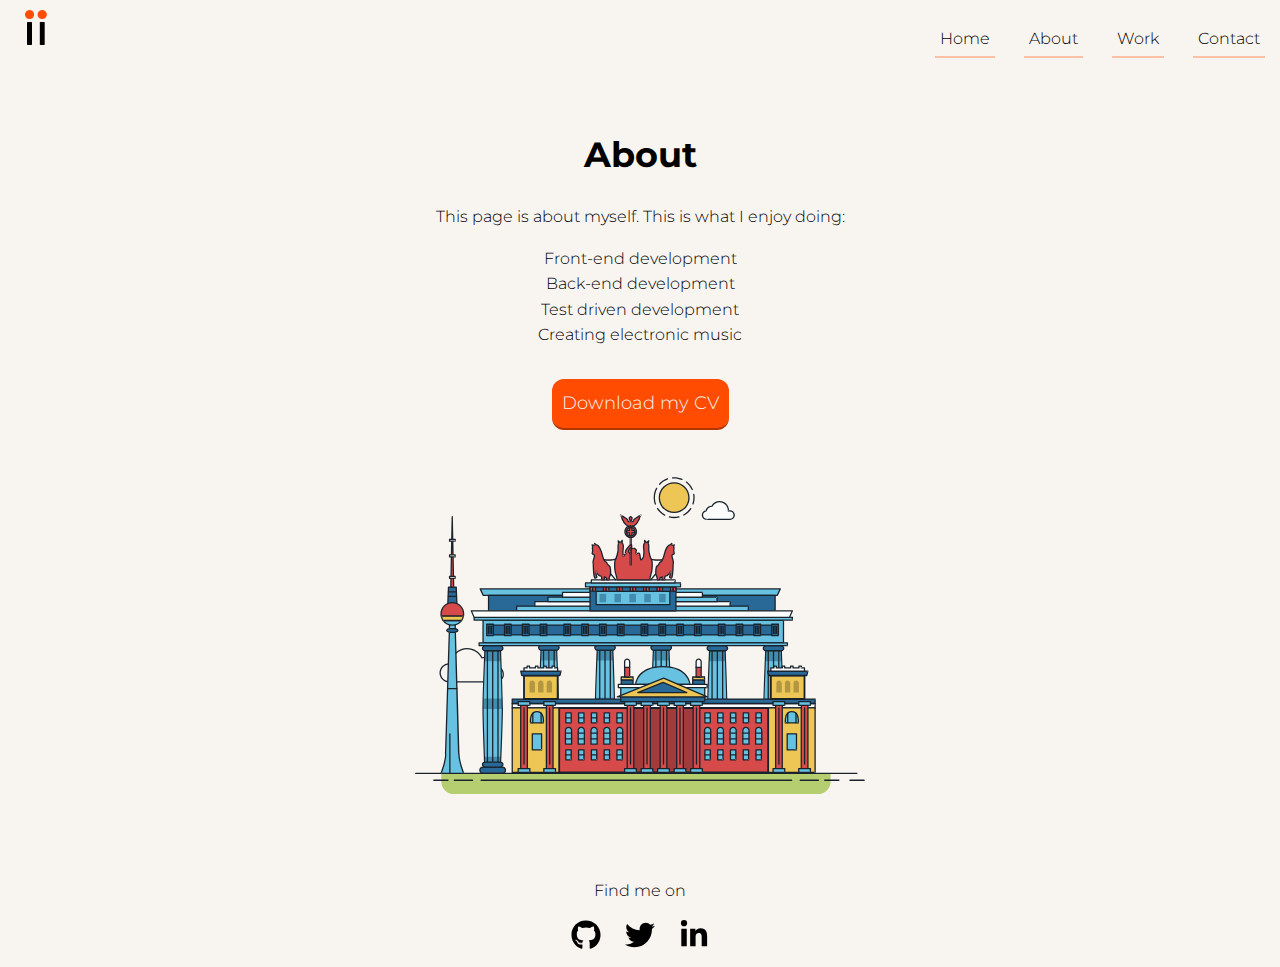
<file: about.html>
<!DOCTYPE html>
<html lang="en">
  <head>
    <meta charset="UTF-8" />
    <meta name="viewport" content="width=device-width, initial-scale=1" />
    <title>About Andrii Shmalun</title>
    <link rel="shortcut icon" href="img/favicon.ico" />
    <link rel="preconnect" href="https://fonts.googleapis.com" />
    <link rel="preconnect" href="https://fonts.gstatic.com" crossorigin />
    <link
      href="https://fonts.googleapis.com/css2?family=Montserrat:wght@300;700&display=swap"
      rel="stylesheet"
    />
    <link rel="normalize" href="css/normalize.css" />
    <link rel="stylesheet" href="css/styles.css" />
    <link rel="stylesheet" href="css/style.production.css" />
  </head>
  <body>
    <div class="flex-wrapper">
      <div class="container">
        <header class="page-header">
          <a href="index.html">
            <img class="navigation__logo" src="img/logo.png" alt="logo" />
          </a>
          <nav class="main-navigation page-header__item">
            <ul role="menubar" class="navigation-list">
              <li role="presentation">
                <a
                  href="index.html"
                  role="menuitem"
                  class="navigation-list__item navigation-list__item--active"
                  >Home</a
                >
              </li>
              <li role="presentation">
                <a
                  href="about.html"
                  role="menuitem"
                  class="navigation-list__item"
                  >About</a
                >
              </li>
              <li role="presentation">
                <a
                  href="work.html"
                  role="menuitem"
                  class="navigation-list__item"
                  >Work</a
                >
              </li>
              <li role="presentation">
                <a
                  href="contact.html"
                  role="menuitem"
                  class="navigation-list__item"
                  >Contact</a
                >
              </li>
            </ul>
          </nav>
        </header>
        <div class="about-me">
          <div>
            <h1>About</h1>
            <p>This page is about myself. This is what I enjoy doing:</p>
            <ul>
              <li>Front-end development</li>
              <li>Back-end development</li>
              <li>Test driven development</li>
              <li>Creating electronic music</li>
            </ul>
            <a
              href="https://www.linkedin.com/in/andrii-shmalun-a1407738/"
              class="button"
              download
              target="_blank"
              >Download my CV</a
            >
          </div>
          <svg
            id="about-picture"
            xmlns="http://www.w3.org/2000/svg"
            class="berlin-illustration"
            height="auto"
            viewBox="0 0 700 505"
            xmlns:xlink="http://www.w3.org/1999/xlink"
          >
            <defs>
              <polygon
                id="a"
                points=".06 231.917 .06 .929 688.717 .929 688.717 231.917"
              ></polygon>
            </defs>
            <g fill="none" fill-rule="evenodd">
              <g transform="translate(0 241)" class="cloud-front">
                <path
                  fill="#1A232C"
                  d="M87.602,29 L87.602,28 C87.326,28.001 87.103,28.024 86.927,28.033 L86.979,29.031 L87.947,28.78 C85.741,20.282 78.041,14.002 68.852,14 C67.858,14 66.904,14.096 65.98,14.231 L66.125,15.22 L67.019,14.772 C62.626,6.015 53.567,0.001 43.102,0 C29.041,0.002 17.524,10.848 16.443,24.632 L17.44,24.71 L17.606,23.724 C16.803,23.589 15.969,23.5 15.102,23.5 C6.817,23.501 0.102,30.215 0.102,38.5 C0.102,46.785 6.817,53.499 15.102,53.5 L87.602,53.5 C94.644,53.499 100.351,47.792 100.352,40.75 C100.351,33.708 94.644,28.001 87.602,28 L87.602,30 C90.573,30 93.254,31.202 95.203,33.149 C97.15,35.097 98.351,37.778 98.352,40.75 C98.351,43.722 97.15,46.403 95.203,48.351 C93.254,50.298 90.573,51.5 87.602,51.5 L15.102,51.5 C11.509,51.5 8.265,50.046 5.909,47.692 C3.555,45.337 2.102,42.093 2.102,38.5 C2.102,34.907 3.555,31.663 5.909,29.308 C8.265,26.954 11.509,25.5 15.102,25.5 C15.831,25.5 16.553,25.575 17.273,25.697 C17.551,25.743 17.832,25.672 18.055,25.499 C18.277,25.325 18.414,25.07 18.436,24.789 C19.436,12.04 30.094,1.998 43.102,2 C52.786,1.999 61.163,7.564 65.231,15.669 C65.425,16.055 65.842,16.272 66.27,16.21 C67.132,16.084 67.988,16 68.852,16 C77.108,15.998 84.027,21.647 86.011,29.283 C86.13,29.741 86.557,30.054 87.031,30.03 C87.27,30.017 87.457,29.999 87.602,30 L87.602,29"
                  transform="translate(38 36)"
                ></path>
              </g>
              <path
                fill="#B5CE6F"
                d="M646.484,484.382 C646.484,489.501 644.531,494.62 640.627,498.525 C636.722,502.43 631.603,504.382 626.484,504.382 L60.873,504.382 C55.754,504.382 50.636,502.43 46.731,498.525 C42.826,494.62 40.873,489.501 40.873,484.382 L40.873,471.917 L646.484,471.917 L646.484,484.382"
              ></path>
              <polyline
                fill="#67C2E2"
                points="334.824 185.029 101.449 185.029 106.209 195.08 563.438 195.08 568.2 185.029 334.824 185.029"
              ></polyline>
              <path
                fill="#1A232C"
                d="M334.824,185.029 L334.824,184.029 L101.449,184.029 C101.104,184.029 100.788,184.203 100.604,184.494 C100.42,184.785 100.398,185.146 100.545,185.457 L105.306,195.508 C105.471,195.856 105.824,196.079 106.209,196.079 L563.438,196.079 C563.824,196.079 564.177,195.856 564.342,195.508 L569.104,185.457 C569.251,185.146 569.229,184.785 569.045,184.494 C568.861,184.203 568.544,184.029 568.2,184.029 L334.824,184.029 L334.824,186.029 L566.62,186.029 L562.806,194.08 L106.842,194.08 L103.029,186.029 L334.824,186.029 L334.824,185.029"
              ></path>
              <polygon
                fill="#296997"
                points="114.416 218.974 560.222 218.974 560.222 195.08 114.416 195.08"
              ></polygon>
              <path
                fill="#1A232C"
                d="M560.222,218.974 L560.222,217.974 L115.416,217.974 L115.416,196.079 L559.222,196.079 L559.222,218.974 L560.222,218.974 L560.222,217.974 L560.222,218.974 L561.222,218.974 L561.222,195.08 C561.222,194.816 561.115,194.559 560.929,194.372 C560.742,194.186 560.485,194.08 560.222,194.08 L114.416,194.08 C114.152,194.08 113.895,194.186 113.708,194.372 C113.522,194.559 113.416,194.816 113.416,195.08 L113.416,218.974 C113.416,219.237 113.522,219.495 113.708,219.681 C113.895,219.867 114.152,219.974 114.416,219.974 L560.222,219.974 C560.485,219.974 560.742,219.867 560.929,219.681 C561.115,219.495 561.222,219.237 561.222,218.974 L560.222,218.974"
              ></path>
              <polygon
                fill="#67C2E2"
                points="105.85 269.08 573.225 269.08 573.225 233.398 105.85 233.398"
              ></polygon>
              <path
                fill="#1A232C"
                d="M573.225,233.398 L573.225,232.398 L105.85,232.398 C105.587,232.398 105.329,232.505 105.143,232.691 C104.957,232.877 104.85,233.134 104.85,233.398 L104.85,269.08 C104.85,269.344 104.957,269.601 105.143,269.788 C105.329,269.974 105.587,270.08 105.85,270.08 L573.225,270.08 C573.488,270.08 573.745,269.974 573.932,269.788 C574.118,269.601 574.225,269.344 574.225,269.08 L574.225,233.398 C574.225,233.134 574.118,232.877 573.932,232.691 C573.745,232.505 573.488,232.398 573.225,232.398 L573.225,233.398 L572.225,233.398 L572.225,268.08 L106.85,268.08 L106.85,234.398 L573.225,234.398 L573.225,233.398 L572.225,233.398 L573.225,233.398"
              ></path>
              <polygon
                fill="#296997"
                points="116.751 256.508 562.557 256.508 562.557 241.243 116.751 241.243"
              ></polygon>
              <path
                fill="#1A232C"
                d="M562.557,256.508 L562.557,255.508 L117.75,255.508 L117.75,242.243 L561.557,242.243 L561.557,256.508 L562.557,256.508 L562.557,255.508 L562.557,256.508 L563.557,256.508 L563.557,241.243 C563.557,240.979 563.45,240.722 563.264,240.535 C563.078,240.349 562.82,240.243 562.557,240.243 L116.75,240.243 C116.487,240.243 116.23,240.349 116.043,240.535 C115.857,240.722 115.751,240.979 115.751,241.243 L115.751,256.508 C115.751,256.771 115.857,257.029 116.043,257.215 C116.23,257.401 116.487,257.508 116.751,257.508 L562.557,257.508 C562.82,257.508 563.077,257.401 563.264,257.215 C563.45,257.029 563.557,256.771 563.557,256.508 L562.557,256.508"
              ></path>
              <polygon
                fill="#67C2E2"
                points="158.07 218.974 518.563 218.974 518.563 211.858 158.07 211.858"
              ></polygon>
              <path
                fill="#1A232C"
                d="M518.563,211.858 L518.563,210.858 L158.07,210.858 C157.807,210.858 157.549,210.964 157.363,211.151 C157.177,211.337 157.07,211.594 157.07,211.858 L157.07,218.974 C157.07,219.237 157.177,219.495 157.363,219.681 C157.549,219.867 157.807,219.974 158.07,219.974 L518.563,219.974 C518.826,219.974 519.083,219.867 519.27,219.681 C519.456,219.495 519.562,219.237 519.562,218.974 L519.562,211.858 C519.562,211.594 519.456,211.337 519.27,211.151 C519.083,210.964 518.826,210.858 518.563,210.858 L518.563,211.858 L517.563,211.858 L517.563,217.974 L159.07,217.974 L159.07,212.858 L518.563,212.858 L518.563,211.858 L517.563,211.858 L518.563,211.858"
              ></path>
              <polygon
                fill="#FBFDFC"
                points="186.438 211.858 490.194 211.858 490.194 204.741 186.438 204.741"
              ></polygon>
              <path
                fill="#1A232C"
                d="M490.194,204.741 L490.194,203.741 L186.438,203.741 C186.175,203.741 185.917,203.848 185.731,204.034 C185.545,204.221 185.438,204.478 185.438,204.741 L185.438,211.858 C185.438,212.121 185.545,212.379 185.731,212.565 C185.917,212.751 186.175,212.858 186.438,212.858 L490.194,212.858 C490.458,212.858 490.715,212.751 490.902,212.565 C491.088,212.379 491.194,212.121 491.194,211.858 L491.194,204.741 C491.194,204.478 491.088,204.221 490.902,204.034 C490.715,203.848 490.458,203.741 490.194,203.741 L490.194,204.741 L489.194,204.741 L489.194,210.858 L187.438,210.858 L187.438,205.741 L490.194,205.741 L490.194,204.741 L489.194,204.741 L490.194,204.741"
              ></path>
              <polygon
                fill="#67C2E2"
                points="206.805 204.741 469.828 204.741 469.828 197.624 206.805 197.624"
              ></polygon>
              <path
                fill="#1A232C"
                d="M469.828,197.624 L469.828,196.624 L206.805,196.624 C206.541,196.624 206.284,196.731 206.098,196.917 C205.911,197.103 205.805,197.361 205.805,197.624 L205.805,204.741 C205.805,205.005 205.911,205.262 206.098,205.449 C206.284,205.635 206.541,205.741 206.805,205.741 L469.828,205.741 C470.091,205.741 470.349,205.635 470.535,205.449 C470.722,205.262 470.828,205.005 470.828,204.741 L470.828,197.624 C470.828,197.361 470.722,197.103 470.535,196.917 C470.349,196.731 470.091,196.624 469.828,196.624 L469.828,197.624 L468.828,197.624 L468.828,203.741 L207.805,203.741 L207.805,198.624 L469.828,198.624 L469.828,197.624 L468.828,197.624 L469.828,197.624"
              ></path>
              <polygon
                fill="#FBFDFC"
                points="229.521 197.624 447.111 197.624 447.111 190.509 229.521 190.509"
              ></polygon>
              <path
                fill="#1A232C"
                d="M447.111,190.509 L447.111,189.509 L229.521,189.509 C229.258,189.509 229,189.616 228.814,189.802 C228.628,189.988 228.521,190.246 228.521,190.509 L228.521,197.624 C228.521,197.888 228.628,198.145 228.814,198.332 C229,198.518 229.258,198.624 229.521,198.624 L447.111,198.624 C447.375,198.624 447.632,198.518 447.818,198.332 C448.005,198.145 448.111,197.888 448.111,197.624 L448.111,190.509 C448.111,190.246 448.005,189.988 447.818,189.802 C447.632,189.616 447.375,189.509 447.111,189.509 L447.111,190.509 L446.111,190.509 L446.111,196.624 L230.521,196.624 L230.521,191.509 L447.111,191.509 L447.111,190.509 L446.111,190.509 L447.111,190.509"
              ></path>
              <path
                fill="#67C2E2"
                d="M135.607,355.447 C135.163,337.766 134.264,313.326 133.648,297.387 C133.274,287.721 133.004,281.18 133.004,281.18 L108.722,281.18 C108.722,281.18 108.452,287.721 108.079,297.387 C107.462,313.326 106.563,337.766 106.119,355.447 C105.953,362.059 105.85,367.732 105.85,371.653 L105.85,371.654 C105.85,386.117 107.243,424.332 108.089,446.189 C108.457,455.706 108.722,462.126 108.722,462.126 L133.004,462.126 C133.004,462.126 133.269,455.706 133.637,446.189 C134.482,424.332 135.876,386.117 135.876,371.654 L135.876,371.653 C135.876,367.732 135.773,362.059 135.607,355.447"
              ></path>
              <path
                fill="#428DAE"
                d="M133.648 297.387L108.079 297.387C108.452 287.721 108.722 281.18 108.722 281.18L133.004 281.18C133.004 281.18 133.274 287.721 133.648 297.387M135.876 371.654L105.85 371.654 105.85 371.653C105.85 367.732 105.953 362.059 106.119 355.447L135.607 355.447C135.773 362.059 135.876 367.732 135.876 371.653L135.876 371.654M133.004 462.126L108.722 462.126C108.722 462.126 108.457 455.706 108.089 446.189L133.637 446.189C133.269 455.706 133.004 462.126 133.004 462.126"
              ></path>
              <path
                fill="#1A232C"
                d="M109.612,461.199 L132.114,461.199 C132.447,453.007 134.949,390.886 134.949,371.653 C134.949,352.42 132.447,290.299 132.114,282.108 L109.612,282.108 C109.279,290.299 106.778,352.42 106.778,371.653 C106.778,390.886 109.279,453.007 109.612,461.199 Z M133.895,463.054 L107.832,463.054 L107.794,462.164 C107.766,461.466 104.922,392.193 104.922,371.653 C104.922,351.114 107.766,281.839 107.794,281.142 L107.832,280.252 L133.895,280.252 L133.931,281.142 C133.96,281.839 136.804,351.114 136.804,371.653 C136.804,392.193 133.96,461.466 133.931,462.164 L133.895,463.054 L133.895,463.054 Z"
              ></path>
              <path
                fill="#1A232C"
                d="M111.638 281.18L111.638 462.126C111.638 462.679 112.086 463.126 112.638 463.126 113.19 463.126 113.638 462.679 113.638 462.126L113.638 281.18C113.638 280.628 113.19 280.18 112.638 280.18 112.086 280.18 111.638 280.628 111.638 281.18M119.863 281.18L119.863 462.126C119.863 462.679 120.311 463.126 120.863 463.126 121.416 463.126 121.863 462.679 121.863 462.126L121.863 281.18C121.863 280.628 121.416 280.18 120.863 280.18 120.311 280.18 119.863 280.628 119.863 281.18M128.088 281.18L128.088 462.126C128.088 462.679 128.536 463.126 129.088 463.126 129.64 463.126 130.088 462.679 130.088 462.126L130.088 281.18C130.088 280.628 129.64 280.18 129.088 280.18 128.536 280.18 128.088 280.628 128.088 281.18"
              ></path>
              <path
                fill="#296997"
                d="M136.79,277.265 C136.79,279.418 134.675,281.18 132.09,281.18 L109.636,281.18 C107.051,281.18 104.936,279.418 104.936,277.265 C104.936,275.111 107.051,273.349 109.636,273.349 L132.09,273.349 C134.675,273.349 136.79,275.111 136.79,277.265"
              ></path>
              <path
                fill="#1A232C"
                d="M136.79,277.265 L135.79,277.265 C135.789,278.005 135.433,278.704 134.769,279.262 C134.109,279.814 133.155,280.181 132.09,280.18 L109.636,280.18 C108.571,280.181 107.617,279.814 106.956,279.262 C106.293,278.704 105.936,278.005 105.936,277.265 C105.936,276.524 106.293,275.825 106.957,275.267 C107.617,274.715 108.571,274.348 109.636,274.349 L132.09,274.349 C133.155,274.348 134.109,274.716 134.769,275.267 C135.433,275.825 135.789,276.524 135.79,277.265 L137.79,277.265 C137.791,275.851 137.09,274.593 136.049,273.731 C135.006,272.863 133.61,272.35 132.09,272.349 L109.636,272.349 C108.116,272.35 106.72,272.863 105.676,273.731 C104.636,274.593 103.935,275.851 103.936,277.265 C103.935,278.678 104.636,279.937 105.677,280.798 C106.72,281.666 108.116,282.179 109.636,282.18 L132.09,282.18 C133.61,282.179 135.006,281.666 136.049,280.798 C137.09,279.937 137.791,278.678 137.79,277.265 L136.79,277.265"
              ></path>
              <path
                fill="#296997"
                d="M140.775,467.217 C140.775,469.803 138.661,471.917 136.076,471.917 L105.65,471.917 C103.065,471.917 100.951,469.803 100.951,467.217 L100.951,466.825 C100.951,464.241 103.065,462.126 105.65,462.126 L136.076,462.126 C138.661,462.126 140.775,464.241 140.775,466.825 L140.775,467.217"
              ></path>
              <path
                fill="#1A232C"
                d="M140.775,467.217 L139.775,467.217 C139.775,468.235 139.361,469.155 138.688,469.83 C138.013,470.503 137.093,470.917 136.076,470.917 L105.65,470.917 C104.633,470.917 103.713,470.504 103.038,469.83 C102.365,469.155 101.951,468.235 101.951,467.217 L101.951,466.825 C101.951,465.808 102.365,464.889 103.038,464.214 C103.713,463.54 104.633,463.127 105.65,463.126 L136.076,463.126 C137.093,463.127 138.013,463.54 138.688,464.214 C139.362,464.889 139.775,465.808 139.775,466.825 L139.775,467.217 L141.775,467.217 L141.775,466.825 C141.772,463.684 139.217,461.13 136.076,461.126 L105.65,461.126 C102.509,461.13 99.955,463.684 99.951,466.825 L99.951,467.217 C99.954,470.36 102.509,472.914 105.65,472.917 L136.076,472.917 C139.217,472.914 141.772,470.36 141.775,467.217 L140.775,467.217"
              ></path>
              <path
                fill="#296997"
                d="M136.79,458.208 C136.79,460.363 134.675,462.126 132.09,462.126 L109.636,462.126 C107.051,462.126 104.936,460.363 104.936,458.208 C104.936,456.057 107.051,454.292 109.636,454.292 L132.09,454.292 C134.675,454.292 136.79,456.057 136.79,458.208"
              ></path>
              <path
                fill="#1A232C"
                d="M136.79,458.208 L135.79,458.208 C135.789,458.949 135.432,459.649 134.769,460.207 C134.108,460.76 133.154,461.128 132.09,461.126 L109.636,461.126 C108.572,461.128 107.617,460.76 106.957,460.207 C106.293,459.649 105.936,458.949 105.936,458.208 C105.936,457.47 106.293,456.77 106.957,456.212 C107.617,455.659 108.572,455.291 109.636,455.292 L132.09,455.292 C133.154,455.291 134.108,455.659 134.769,456.212 C135.433,456.77 135.789,457.47 135.79,458.208 L137.79,458.208 C137.791,456.796 137.09,455.538 136.05,454.675 C135.006,453.808 133.61,453.294 132.09,453.292 L109.636,453.292 C108.115,453.294 106.719,453.808 105.676,454.675 C104.636,455.538 103.935,456.796 103.936,458.208 C103.935,459.622 104.636,460.881 105.676,461.743 C106.72,462.611 108.116,463.125 109.636,463.126 L132.09,463.126 C133.61,463.125 135.006,462.611 136.05,461.743 C137.09,460.881 137.791,459.622 137.79,458.208 L136.79,458.208"
              ></path>
              <path
                fill="#67C2E2"
                d="M572.471,355.447 C572.025,337.766 571.126,313.326 570.51,297.387 C570.137,287.721 569.867,281.18 569.867,281.18 L545.585,281.18 C545.585,281.18 545.315,287.721 544.942,297.387 C544.326,313.326 543.427,337.766 542.981,355.447 C542.815,362.059 542.713,367.732 542.713,371.653 L542.713,371.654 C542.713,386.117 544.107,424.332 544.952,446.189 C545.32,455.706 545.585,462.126 545.585,462.126 L569.867,462.126 C569.867,462.126 570.132,455.706 570.499,446.189 C571.346,424.332 572.739,386.117 572.739,371.654 L572.739,371.653 C572.739,367.732 572.637,362.059 572.471,355.447"
              ></path>
              <path
                fill="#428DAE"
                d="M569.582 297.387L566.951 297.387 566.951 282.108 568.977 282.108C569.063 284.206 569.29 289.841 569.582 297.387M564.951 297.387L545.871 297.387C546.162 289.841 546.39 284.206 546.476 282.108L564.951 282.108 564.951 297.387M571.8 369.187L566.951 369.187 566.951 356.265 571.562 356.265C571.685 361.272 571.771 365.701 571.8 369.187M564.951 369.187L543.653 369.187C543.684 365.512 543.777 360.79 543.912 355.447L553.551 355.447 553.551 356.265 564.951 356.265 564.951 369.187"
              ></path>
              <path
                fill="#1A232C"
                d="M546.476,461.199 L568.977,461.199 C569.31,453.007 571.812,390.886 571.812,371.653 C571.812,352.42 569.31,290.299 568.977,282.108 L546.476,282.108 C546.142,290.299 543.642,352.42 543.642,371.653 C543.642,390.886 546.142,453.007 546.476,461.199 M570.758,463.054 L544.694,463.054 L544.658,462.164 C544.629,461.466 541.785,392.193 541.785,371.653 C541.785,351.114 544.629,281.839 544.658,281.142 L544.694,280.252 L570.758,280.252 L570.795,281.142 C570.823,281.839 573.667,351.114 573.667,371.653 C573.667,392.193 570.823,461.466 570.795,462.164 L570.758,463.054"
              ></path>
              <path
                fill="#1A232C"
                d="M548.501 281.18L548.501 462.126C548.501 462.679 548.949 463.126 549.501 463.126 550.053 463.126 550.501 462.679 550.501 462.126L550.501 281.18C550.501 280.628 550.053 280.18 549.501 280.18 548.949 280.18 548.501 280.628 548.501 281.18M556.727 281.18L556.727 462.126C556.727 462.679 557.174 463.126 557.727 463.126 558.279 463.126 558.727 462.679 558.727 462.126L558.727 281.18C558.727 280.628 558.279 280.18 557.727 280.18 557.174 280.18 556.727 280.628 556.727 281.18M564.951 281.18L564.951 462.126C564.951 462.679 565.399 463.126 565.951 463.126 566.503 463.126 566.951 462.679 566.951 462.126L566.951 281.18C566.951 280.628 566.503 280.18 565.951 280.18 565.399 280.18 564.951 280.628 564.951 281.18"
              ></path>
              <path
                fill="#296997"
                d="M573.653,277.265 C573.653,279.418 571.537,281.18 568.953,281.18 L546.499,281.18 C543.915,281.18 541.799,279.418 541.799,277.265 C541.799,275.111 543.915,273.349 546.499,273.349 L568.953,273.349 C571.537,273.349 573.653,275.111 573.653,277.265"
              ></path>
              <path
                fill="#1A232C"
                d="M573.653,277.265 L572.653,277.265 C572.653,278.005 572.296,278.704 571.632,279.262 C570.972,279.814 570.017,280.181 568.953,280.18 L546.499,280.18 C545.435,280.181 544.48,279.814 543.82,279.262 C543.156,278.704 542.8,278.005 542.799,277.265 C542.8,276.525 543.156,275.825 543.82,275.267 C544.481,274.715 545.435,274.348 546.499,274.349 L568.953,274.349 C570.017,274.348 570.972,274.715 571.632,275.267 C572.296,275.825 572.653,276.525 572.653,277.265 L574.653,277.265 C574.654,275.851 573.953,274.593 572.912,273.731 C571.869,272.863 570.473,272.35 568.953,272.349 L546.499,272.349 C544.979,272.35 543.583,272.863 542.54,273.731 C541.499,274.593 540.798,275.851 540.799,277.265 C540.798,278.679 541.499,279.937 542.54,280.798 C543.583,281.666 544.979,282.179 546.499,282.18 L568.953,282.18 C570.473,282.179 571.869,281.666 572.912,280.798 C573.953,279.937 574.654,278.679 574.653,277.265 L573.653,277.265"
              ></path>
              <path
                fill="#296997"
                d="M577.639,467.217 C577.639,469.803 575.524,471.917 572.938,471.917 L542.514,471.917 C539.929,471.917 537.813,469.803 537.813,467.217 L537.813,466.825 C537.813,464.241 539.929,462.126 542.514,462.126 L572.938,462.126 C575.524,462.126 577.639,464.241 577.639,466.825 L577.639,467.217"
              ></path>
              <path
                fill="#1A232C"
                d="M577.639,467.217 L576.639,467.217 C576.638,468.235 576.225,469.155 575.551,469.83 C574.876,470.503 573.956,470.917 572.938,470.917 L542.514,470.917 C541.497,470.917 540.576,470.503 539.901,469.83 C539.227,469.155 538.814,468.234 538.813,467.217 L538.813,466.825 C538.814,465.808 539.227,464.889 539.901,464.214 C540.576,463.54 541.497,463.127 542.514,463.126 L572.938,463.126 C573.956,463.127 574.876,463.54 575.551,464.214 C576.225,464.888 576.638,465.808 576.639,466.825 L576.639,467.217 L578.639,467.217 L578.639,466.825 C578.635,463.684 576.081,461.13 572.938,461.126 L542.514,461.126 C539.372,461.13 536.817,463.684 536.813,466.825 L536.813,467.217 C536.817,470.36 539.372,472.914 542.514,472.917 L572.938,472.917 C576.081,472.914 578.635,470.359 578.639,467.217 L577.639,467.217"
              ></path>
              <path
                fill="#296997"
                d="M573.653,458.208 C573.653,460.363 571.537,462.126 568.953,462.126 L546.499,462.126 C543.915,462.126 541.799,460.363 541.799,458.208 C541.799,456.057 543.915,454.292 546.499,454.292 L568.953,454.292 C571.537,454.292 573.653,456.057 573.653,458.208"
              ></path>
              <path
                fill="#1A232C"
                d="M573.653,458.208 L572.653,458.208 C572.653,458.949 572.296,459.649 571.632,460.207 C570.971,460.76 570.017,461.128 568.953,461.126 L546.499,461.126 C545.435,461.128 544.481,460.76 543.82,460.207 C543.157,459.649 542.799,458.949 542.799,458.208 C542.799,457.47 543.156,456.77 543.82,456.212 C544.481,455.659 545.435,455.291 546.499,455.292 L568.953,455.292 C570.017,455.291 570.971,455.659 571.632,456.212 C572.296,456.77 572.653,457.47 572.653,458.208 L574.653,458.208 C574.654,456.796 573.953,455.538 572.912,454.675 C571.869,453.808 570.473,453.294 568.953,453.292 L546.499,453.292 C544.979,453.294 543.583,453.808 542.54,454.675 C541.499,455.538 540.798,456.796 540.799,458.208 C540.798,459.622 541.499,460.881 542.54,461.743 C543.583,462.611 544.979,463.125 546.499,463.126 L568.953,463.126 C570.473,463.125 571.869,462.611 572.912,461.743 C573.953,460.881 574.654,459.622 574.653,458.208 L573.653,458.208"
              ></path>
              <path
                fill="#67C2E2"
                d="M485.098,355.447 C484.654,337.766 483.753,313.326 483.137,297.387 C482.764,287.721 482.494,281.18 482.494,281.18 L458.213,281.18 C458.213,281.18 457.942,287.721 457.569,297.387 C456.953,313.326 456.055,337.766 455.608,355.447 C455.443,362.059 455.34,367.732 455.34,371.653 L455.34,371.654 C455.34,386.117 456.733,424.332 457.58,446.189 C457.948,455.706 458.213,462.126 458.213,462.126 L482.494,462.126 C482.494,462.126 482.759,455.706 483.126,446.189 C483.973,424.332 485.366,386.117 485.366,371.654 L485.366,371.653 C485.366,367.732 485.265,362.059 485.098,355.447"
              ></path>
              <path
                fill="#428DAE"
                d="M483.137 297.387L457.569 297.387C457.942 287.721 458.213 281.18 458.213 281.18L482.494 281.18C482.494 281.18 482.764 287.721 483.137 297.387M485.355 369.187L455.351 369.187C455.382 365.502 455.475 360.78 455.608 355.447L485.098 355.447C485.232 360.78 485.325 365.502 485.355 369.187"
              ></path>
              <path
                fill="#1A232C"
                d="M459.103,461.199 L481.605,461.199 C481.938,453.007 484.439,390.886 484.439,371.653 C484.439,352.42 481.938,290.299 481.605,282.108 L459.103,282.108 C458.769,290.299 456.268,352.42 456.268,371.653 C456.268,390.886 458.769,453.007 459.103,461.199 Z M483.386,463.054 L457.321,463.054 L457.285,462.164 C457.256,461.466 454.412,392.193 454.412,371.653 C454.412,351.114 457.256,281.839 457.285,281.142 L457.321,280.252 L483.386,280.252 L483.422,281.142 C483.45,281.839 486.294,351.114 486.294,371.653 C486.294,392.193 483.45,461.466 483.422,462.164 L483.386,463.054 L483.386,463.054 Z"
              ></path>
              <path
                fill="#1A232C"
                d="M461.128 281.18L461.128 462.126C461.128 462.679 461.576 463.126 462.128 463.126 462.68 463.126 463.128 462.679 463.128 462.126L463.128 281.18C463.128 280.628 462.68 280.18 462.128 280.18 461.576 280.18 461.128 280.628 461.128 281.18M469.354 281.18L469.354 462.126C469.354 462.679 469.801 463.126 470.354 463.126 470.906 463.126 471.354 462.679 471.354 462.126L471.354 281.18C471.354 280.628 470.906 280.18 470.354 280.18 469.801 280.18 469.354 280.628 469.354 281.18M477.578 281.18L477.578 462.126C477.578 462.679 478.026 463.126 478.578 463.126 479.13 463.126 479.578 462.679 479.578 462.126L479.578 281.18C479.578 280.628 479.13 280.18 478.578 280.18 478.026 280.18 477.578 280.628 477.578 281.18"
              ></path>
              <path
                fill="#296997"
                d="M486.281,277.265 C486.281,279.418 484.164,281.18 481.58,281.18 L459.126,281.18 C456.542,281.18 454.426,279.418 454.426,277.265 C454.426,275.111 456.542,273.349 459.126,273.349 L481.58,273.349 C484.164,273.349 486.281,275.111 486.281,277.265"
              ></path>
              <path
                fill="#1A232C"
                d="M486.281,277.265 L485.281,277.265 C485.281,278.005 484.924,278.704 484.26,279.262 C483.599,279.814 482.644,280.181 481.58,280.18 L459.126,280.18 C458.062,280.181 457.107,279.814 456.447,279.262 C455.783,278.704 455.427,278.005 455.426,277.265 C455.427,276.525 455.783,275.825 456.447,275.267 C457.108,274.715 458.062,274.348 459.126,274.349 L481.58,274.349 C482.644,274.348 483.599,274.716 484.26,275.268 C484.924,275.825 485.281,276.525 485.281,277.265 L487.281,277.265 C487.282,275.851 486.58,274.593 485.54,273.731 C484.496,272.863 483.1,272.35 481.58,272.349 L459.126,272.349 C457.606,272.35 456.21,272.863 455.167,273.731 C454.126,274.593 453.425,275.851 453.426,277.265 C453.425,278.679 454.126,279.937 455.167,280.798 C456.21,281.666 457.606,282.179 459.126,282.18 L481.58,282.18 C483.1,282.179 484.496,281.666 485.54,280.799 C486.58,279.937 487.282,278.679 487.281,277.265 L486.281,277.265"
              ></path>
              <path
                fill="#296997"
                d="M490.266,467.217 C490.266,469.803 488.151,471.917 485.565,471.917 L455.141,471.917 C452.556,471.917 450.44,469.803 450.44,467.217 L450.44,466.825 C450.44,464.241 452.556,462.126 455.141,462.126 L485.565,462.126 C488.151,462.126 490.266,464.241 490.266,466.825 L490.266,467.217"
              ></path>
              <path
                fill="#1A232C"
                d="M490.266,467.217 L489.266,467.217 C489.265,468.235 488.852,469.155 488.178,469.83 C487.503,470.503 486.583,470.917 485.565,470.917 L455.141,470.917 C454.124,470.917 453.203,470.503 452.528,469.83 C451.854,469.155 451.441,468.234 451.44,467.217 L451.44,466.825 C451.441,465.808 451.854,464.889 452.528,464.214 C453.203,463.54 454.124,463.127 455.141,463.126 L485.565,463.126 C486.583,463.127 487.503,463.54 488.178,464.214 C488.852,464.888 489.265,465.808 489.266,466.825 L489.266,467.217 L491.266,467.217 L491.266,466.825 C491.262,463.684 488.708,461.13 485.565,461.126 L455.141,461.126 C451.999,461.13 449.444,463.684 449.44,466.825 L449.44,467.217 C449.444,470.36 451.999,472.914 455.141,472.917 L485.565,472.917 C488.708,472.914 491.262,470.359 491.266,467.217 L490.266,467.217"
              ></path>
              <path
                fill="#296997"
                d="M486.281,458.208 C486.281,460.363 484.164,462.126 481.58,462.126 L459.126,462.126 C456.542,462.126 454.426,460.363 454.426,458.208 C454.426,456.057 456.542,454.292 459.126,454.292 L481.58,454.292 C484.164,454.292 486.281,456.057 486.281,458.208"
              ></path>
              <path
                fill="#1A232C"
                d="M486.281,458.208 L485.281,458.208 C485.281,458.949 484.923,459.649 484.26,460.207 C483.599,460.76 482.644,461.128 481.58,461.126 L459.126,461.126 C458.062,461.128 457.108,460.76 456.447,460.207 C455.784,459.649 455.427,458.949 455.426,458.208 C455.426,457.47 455.783,456.77 456.447,456.212 C457.108,455.659 458.062,455.291 459.126,455.292 L481.58,455.292 C482.644,455.291 483.598,455.659 484.26,456.212 C484.924,456.77 485.281,457.47 485.281,458.208 L487.281,458.208 C487.282,456.795 486.58,455.538 485.54,454.675 C484.496,453.808 483.1,453.294 481.58,453.292 L459.126,453.292 C457.606,453.294 456.21,453.808 455.167,454.675 C454.126,455.538 453.425,456.796 453.426,458.208 C453.425,459.622 454.126,460.881 455.167,461.743 C456.21,462.611 457.606,463.125 459.126,463.126 L481.58,463.126 C483.1,463.125 484.496,462.611 485.54,461.743 C486.581,460.881 487.282,459.622 487.281,458.208 L486.281,458.208"
              ></path>
              <path
                fill="#67C2E2"
                d="M397.726,354.466 C397.28,336.787 396.381,312.346 395.765,296.407 C395.392,286.742 395.122,280.2 395.122,280.2 L370.84,280.2 C370.84,280.2 370.57,286.742 370.197,296.407 C369.581,312.346 368.682,336.787 368.236,354.466 C368.07,361.078 367.968,366.751 367.968,370.672 L367.968,370.673 C367.968,385.136 369.361,423.352 370.207,445.208 C370.575,454.726 370.84,461.146 370.84,461.146 L395.122,461.146 C395.122,461.146 395.386,454.726 395.754,445.208 C396.601,423.352 397.994,385.136 397.994,370.673 L397.994,370.672 C397.994,366.751 397.892,361.078 397.726,354.466"
              ></path>
              <path
                fill="#428DAE"
                d="M394.837 296.407L392.206 296.407 392.206 281.127 394.233 281.127C394.318 283.225 394.545 288.861 394.837 296.407L394.837 296.407zM383.981 296.407L390.206 296.407 390.206 281.127 383.981 281.127 383.981 296.407zM375.756 296.407L381.98 296.407 381.98 281.127 375.756 281.127 375.756 296.407zM373.756 296.407L371.126 296.407C371.417 288.861 371.645 283.225 371.73 281.127L373.756 281.127 373.756 296.407 373.756 296.407zM397.062 369.187L392.206 369.187 392.206 354.466 396.796 354.466C396.943 360.298 397.041 365.389 397.062 369.187L397.062 369.187zM383.981 369.187L390.206 369.187 390.206 354.466 383.981 354.466 383.981 369.187zM375.756 369.187L381.98 369.187 381.98 354.466 375.756 354.466 375.756 369.187zM373.756 369.187L368.9 369.187C368.921 365.389 369.019 360.298 369.166 354.466L373.756 354.466 373.756 369.187 373.756 369.187z"
              ></path>
              <path
                fill="#1A232C"
                d="M371.73,460.218 L394.233,460.218 C394.565,452.027 397.066,389.906 397.066,370.672 C397.066,351.44 394.565,289.319 394.233,281.127 L371.73,281.127 C371.397,289.319 368.895,351.44 368.895,370.672 C368.895,389.906 371.397,452.027 371.73,460.218 M396.013,462.074 L369.949,462.074 L369.912,461.184 C369.884,460.486 367.04,391.212 367.04,370.672 C367.04,350.133 369.884,280.859 369.912,280.162 L369.949,279.272 L396.013,279.272 L396.05,280.162 C396.078,280.859 398.922,350.133 398.922,370.672 C398.922,391.212 396.078,460.486 396.05,461.184 L396.013,462.074"
              ></path>
              <path
                fill="#1A232C"
                d="M373.756 280.2L373.756 461.146C373.756 461.698 374.203 462.146 374.756 462.146 375.308 462.146 375.756 461.698 375.756 461.146L375.756 280.2C375.756 279.647 375.308 279.2 374.756 279.2 374.203 279.2 373.756 279.647 373.756 280.2M381.98 280.2L381.98 461.146C381.98 461.698 382.428 462.146 382.98 462.146 383.533 462.146 383.981 461.698 383.981 461.146L383.981 280.2C383.981 279.647 383.533 279.2 382.98 279.2 382.428 279.2 381.98 279.647 381.98 280.2M390.206 280.2L390.206 461.146C390.206 461.698 390.654 462.146 391.206 462.146 391.758 462.146 392.206 461.698 392.206 461.146L392.206 280.2C392.206 279.647 391.758 279.2 391.206 279.2 390.654 279.2 390.206 279.647 390.206 280.2"
              ></path>
              <path
                fill="#296997"
                d="M398.908,276.285 C398.908,278.439 396.792,280.2 394.208,280.2 L371.754,280.2 C369.17,280.2 367.053,278.439 367.053,276.285 C367.053,274.13 369.17,272.369 371.754,272.369 L394.208,272.369 C396.792,272.369 398.908,274.13 398.908,276.285"
              ></path>
              <path
                fill="#1A232C"
                d="M398.908,276.285 L397.908,276.285 C397.907,277.025 397.551,277.724 396.887,278.281 C396.227,278.833 395.272,279.201 394.208,279.2 L371.754,279.2 C370.69,279.201 369.735,278.833 369.074,278.281 C368.41,277.724 368.053,277.025 368.053,276.285 C368.053,275.544 368.41,274.845 369.074,274.287 C369.735,273.735 370.69,273.367 371.754,273.369 L394.208,273.369 C395.272,273.367 396.227,273.735 396.887,274.287 C397.551,274.844 397.907,275.544 397.908,276.285 L399.908,276.285 C399.909,274.871 399.208,273.612 398.167,272.75 C397.124,271.883 395.728,271.37 394.208,271.369 L371.754,271.369 C370.234,271.37 368.838,271.883 367.794,272.75 C366.754,273.612 366.052,274.871 366.053,276.285 C366.052,277.699 366.754,278.957 367.795,279.818 C368.838,280.686 370.234,281.198 371.754,281.2 L394.208,281.2 C395.728,281.198 397.123,280.686 398.167,279.818 C399.208,278.957 399.909,277.698 399.908,276.285 L398.908,276.285"
              ></path>
              <path
                fill="#296997"
                d="M402.894,466.237 C402.894,468.823 400.779,470.937 398.193,470.937 L367.768,470.937 C365.183,470.937 363.068,468.823 363.068,466.237 L363.068,465.844 C363.068,463.26 365.183,461.146 367.768,461.146 L398.193,461.146 C400.779,461.146 402.894,463.26 402.894,465.844 L402.894,466.237"
              ></path>
              <path
                fill="#1A232C"
                d="M402.894,466.237 L401.894,466.237 C401.893,467.254 401.48,468.174 400.806,468.849 C400.131,469.523 399.211,469.937 398.193,469.937 L367.768,469.937 C366.751,469.937 365.831,469.523 365.156,468.849 C364.482,468.174 364.069,467.254 364.068,466.237 L364.068,465.844 C364.069,464.828 364.482,463.908 365.156,463.233 C365.831,462.56 366.751,462.146 367.768,462.146 L398.193,462.146 C399.211,462.146 400.131,462.56 400.806,463.233 C401.48,463.908 401.893,464.828 401.894,465.844 L401.894,466.237 L403.894,466.237 L403.894,465.844 C403.89,462.703 401.336,460.15 398.193,460.146 L367.768,460.146 C364.626,460.15 362.072,462.703 362.068,465.844 L362.068,466.237 C362.072,469.379 364.626,471.933 367.768,471.937 L398.193,471.937 C401.336,471.933 403.89,469.379 403.894,466.237 L402.894,466.237"
              ></path>
              <path
                fill="#296997"
                d="M398.908,457.228 C398.908,459.382 396.792,461.146 394.208,461.146 L371.754,461.146 C369.17,461.146 367.053,459.382 367.053,457.228 C367.053,455.077 369.17,453.312 371.754,453.312 L394.208,453.312 C396.792,453.312 398.908,455.077 398.908,457.228"
              ></path>
              <path
                fill="#1A232C"
                d="M398.908,457.228 L397.908,457.228 C397.908,457.968 397.55,458.669 396.887,459.226 C396.226,459.779 395.272,460.147 394.208,460.146 L371.754,460.146 C370.69,460.147 369.736,459.779 369.074,459.226 C368.411,458.668 368.053,457.968 368.053,457.228 C368.053,456.489 368.41,455.789 369.074,455.231 C369.736,454.679 370.69,454.311 371.754,454.312 L394.208,454.312 C395.272,454.311 396.226,454.679 396.887,455.231 C397.551,455.789 397.908,456.489 397.908,457.228 L399.908,457.228 C399.909,455.815 399.208,454.557 398.167,453.695 C397.124,452.827 395.728,452.313 394.208,452.312 L371.754,452.312 C370.234,452.313 368.838,452.827 367.794,453.695 C366.754,454.557 366.052,455.815 366.053,457.228 C366.052,458.642 366.753,459.901 367.794,460.763 C368.838,461.631 370.234,462.145 371.754,462.146 L394.208,462.146 C395.728,462.145 397.124,461.631 398.167,460.763 C399.208,459.9 399.909,458.642 399.908,457.228 L398.908,457.228"
              ></path>
              <path
                fill="#67C2E2"
                d="M310.353,354.466 C309.908,336.787 309.009,312.346 308.393,296.407 C308.019,286.742 307.75,280.2 307.75,280.2 L283.467,280.2 C283.467,280.2 283.198,286.742 282.824,296.407 C282.208,312.346 281.309,336.787 280.864,354.466 C280.698,361.078 280.596,366.751 280.596,370.672 L280.596,370.673 C280.596,385.136 281.989,423.352 282.834,445.208 C283.202,454.726 283.467,461.146 283.467,461.146 L307.75,461.146 C307.75,461.146 308.014,454.726 308.382,445.208 C309.228,423.352 310.622,385.136 310.622,370.673 L310.622,370.672 C310.622,366.751 310.518,361.078 310.353,354.466"
              ></path>
              <path
                fill="#428DAE"
                d="M308.393 296.407L282.824 296.407C283.198 286.742 283.467 280.2 283.467 280.2L307.75 280.2C307.75 280.2 308.019 286.742 308.393 296.407M310.617 369.187L280.6 369.187C280.621 365.377 280.718 360.285 280.864 354.466L310.353 354.466C310.498 360.285 310.596 365.377 310.617 369.187"
              ></path>
              <path
                fill="#1A232C"
                d="M284.357,460.218 L306.86,460.218 C307.193,452.027 309.694,389.906 309.694,370.672 C309.694,351.44 307.193,289.319 306.86,281.127 L284.357,281.127 C284.024,289.319 281.523,351.44 281.523,370.672 C281.523,389.906 284.024,452.027 284.357,460.218 Z M308.639,462.074 L282.576,462.074 L282.54,461.184 C282.511,460.486 279.668,391.212 279.668,370.672 C279.668,350.133 282.511,280.859 282.54,280.162 L282.576,279.272 L308.639,279.272 L308.677,280.162 C308.706,280.859 311.549,350.133 311.549,370.672 C311.549,391.212 308.706,460.486 308.677,461.184 L308.639,462.074 L308.639,462.074 Z"
              ></path>
              <path
                fill="#1A232C"
                d="M286.383 280.2L286.383 461.146C286.383 461.698 286.831 462.146 287.383 462.146 287.936 462.146 288.383 461.698 288.383 461.146L288.383 280.2C288.383 279.647 287.936 279.2 287.383 279.2 286.831 279.2 286.383 279.647 286.383 280.2M294.608 280.2L294.608 461.146C294.608 461.698 295.056 462.146 295.608 462.146 296.161 462.146 296.608 461.698 296.608 461.146L296.608 280.2C296.608 279.647 296.161 279.2 295.608 279.2 295.056 279.2 294.608 279.647 294.608 280.2M302.834 280.2L302.834 461.146C302.834 461.698 303.281 462.146 303.834 462.146 304.386 462.146 304.834 461.698 304.834 461.146L304.834 280.2C304.834 279.647 304.386 279.2 303.834 279.2 303.281 279.2 302.834 279.647 302.834 280.2"
              ></path>
              <path
                fill="#296997"
                d="M311.535,276.285 C311.535,278.439 309.42,280.2 306.836,280.2 L284.381,280.2 C281.797,280.2 279.681,278.439 279.681,276.285 C279.681,274.13 281.797,272.369 284.381,272.369 L306.836,272.369 C309.42,272.369 311.535,274.13 311.535,276.285"
              ></path>
              <path
                fill="#1A232C"
                d="M311.535,276.285 L310.535,276.285 C310.534,277.025 310.177,277.724 309.514,278.282 C308.854,278.833 307.901,279.201 306.836,279.2 L284.381,279.2 C283.316,279.201 282.362,278.833 281.702,278.281 C281.038,277.724 280.681,277.025 280.681,276.285 C280.681,275.544 281.038,274.844 281.702,274.287 C282.362,273.735 283.317,273.367 284.381,273.369 L306.836,273.369 C307.9,273.367 308.854,273.735 309.514,274.287 C310.177,274.844 310.534,275.544 310.535,276.285 L312.535,276.285 C312.535,274.871 311.835,273.613 310.795,272.75 C309.751,271.883 308.356,271.37 306.836,271.369 L284.381,271.369 C282.861,271.37 281.465,271.883 280.422,272.75 C279.381,273.612 278.68,274.871 278.681,276.285 C278.68,277.698 279.381,278.957 280.422,279.818 C281.465,280.686 282.861,281.198 284.381,281.2 L306.836,281.2 C308.356,281.198 309.751,280.685 310.794,279.818 C311.835,278.956 312.535,277.698 312.535,276.285 L311.535,276.285"
              ></path>
              <path
                fill="#296997"
                d="M315.522,466.237 C315.522,468.823 313.407,470.937 310.821,470.937 L280.396,470.937 C277.811,470.937 275.696,468.823 275.696,466.237 L275.696,465.844 C275.696,463.26 277.811,461.146 280.396,461.146 L310.821,461.146 C313.407,461.146 315.522,463.26 315.522,465.844 L315.522,466.237"
              ></path>
              <path
                fill="#1A232C"
                d="M315.522,466.237 L314.522,466.237 C314.521,467.254 314.108,468.174 313.434,468.849 C312.759,469.523 311.838,469.937 310.821,469.937 L280.396,469.937 C279.379,469.937 278.458,469.523 277.783,468.849 C277.11,468.174 276.696,467.254 276.696,466.237 L276.696,465.844 C276.696,464.828 277.11,463.908 277.783,463.233 C278.458,462.56 279.379,462.146 280.396,462.146 L310.821,462.146 C311.838,462.146 312.759,462.56 313.434,463.233 C314.108,463.908 314.521,464.828 314.522,465.844 L314.522,466.237 L316.521,466.237 L316.521,465.844 C316.518,462.703 313.963,460.15 310.821,460.146 L280.396,460.146 C277.254,460.15 274.7,462.703 274.696,465.844 L274.696,466.237 C274.699,469.379 277.254,471.933 280.396,471.937 L310.821,471.937 C313.963,471.933 316.518,469.379 316.521,466.237 L315.522,466.237"
              ></path>
              <path
                fill="#296997"
                d="M311.535,457.228 C311.535,459.382 309.42,461.146 306.836,461.146 L284.381,461.146 C281.797,461.146 279.681,459.382 279.681,457.228 C279.681,455.077 281.797,453.312 284.381,453.312 L306.836,453.312 C309.42,453.312 311.535,455.077 311.535,457.228"
              ></path>
              <path
                fill="#1A232C"
                d="M311.535,457.228 L310.535,457.228 C310.534,457.969 310.177,458.669 309.514,459.227 C308.854,459.779 307.9,460.147 306.836,460.146 L284.381,460.146 C283.317,460.147 282.363,459.779 281.702,459.227 C281.038,458.669 280.681,457.968 280.681,457.228 C280.681,456.489 281.038,455.789 281.702,455.231 C282.363,454.679 283.317,454.311 284.381,454.312 L306.836,454.312 C307.9,454.311 308.854,454.679 309.514,455.231 C310.177,455.789 310.534,456.489 310.535,457.228 L312.535,457.228 C312.535,455.815 311.835,454.558 310.795,453.695 C309.752,452.827 308.356,452.313 306.836,452.312 L284.381,452.312 C282.861,452.313 281.465,452.827 280.422,453.695 C279.381,454.557 278.68,455.815 278.681,457.228 C278.68,458.642 279.381,459.9 280.422,460.763 C281.465,461.631 282.861,462.145 284.381,462.146 L306.836,462.146 C308.356,462.145 309.752,461.631 310.795,460.763 C311.835,459.9 312.535,458.641 312.535,457.228 L311.535,457.228"
              ></path>
              <path
                fill="#67C2E2"
                d="M222.981,354.466 C222.535,336.787 221.636,312.346 221.02,296.407 C220.647,286.742 220.377,280.2 220.377,280.2 L196.094,280.2 C196.094,280.2 195.825,286.742 195.452,296.407 C194.835,312.346 193.936,336.787 193.491,354.466 C193.325,361.078 193.223,366.751 193.223,370.672 L193.223,370.673 C193.223,385.136 194.616,423.352 195.462,445.208 C195.83,454.726 196.094,461.146 196.094,461.146 L220.377,461.146 C220.377,461.146 220.642,454.726 221.009,445.208 C221.855,423.352 223.249,385.136 223.249,370.673 L223.249,370.672 C223.249,366.751 223.146,361.078 222.981,354.466"
              ></path>
              <path
                fill="#428DAE"
                d="M220.091 296.407L209.236 296.407 209.236 281.127 219.487 281.127C219.573 283.225 219.8 288.861 220.091 296.407L220.091 296.407zM201.011 296.407L207.236 296.407 207.236 281.127 201.011 281.127 201.011 296.407zM199.011 296.407L196.381 296.407C196.672 288.861 196.899 283.225 196.985 281.127L199.011 281.127 199.011 296.407 199.011 296.407zM222.317 369.187L209.236 369.187 209.236 356.265 221.923 356.265 221.923 354.466 222.051 354.466C222.198 360.298 222.296 365.389 222.317 369.187L222.317 369.187zM201.011 369.187L207.236 369.187 207.236 356.265 201.011 356.265 201.011 369.187zM199.011 369.187L194.155 369.187C194.174 365.784 194.255 361.345 194.377 356.265L199.011 356.265 199.011 369.187 199.011 369.187z"
              ></path>
              <path
                fill="#1A232C"
                d="M196.985,460.218 L219.487,460.218 C219.82,452.027 222.321,389.906 222.321,370.672 C222.321,351.44 219.82,289.319 219.487,281.127 L196.985,281.127 C196.651,289.319 194.151,351.44 194.151,370.672 C194.151,389.906 196.651,452.027 196.985,460.218 M221.267,462.074 L195.204,462.074 L195.167,461.184 C195.138,460.486 192.295,391.212 192.295,370.672 C192.295,350.133 195.138,280.859 195.167,280.162 L195.204,279.272 L221.267,279.272 L221.305,280.162 C221.334,280.859 224.177,350.133 224.177,370.672 C224.177,391.212 221.334,460.486 221.305,461.184 L221.267,462.074"
              ></path>
              <path
                fill="#1A232C"
                d="M199.011 280.2L199.011 461.146C199.011 461.698 199.458 462.146 200.011 462.146 200.563 462.146 201.011 461.698 201.011 461.146L201.011 280.2C201.011 279.647 200.563 279.2 200.011 279.2 199.458 279.2 199.011 279.647 199.011 280.2M207.236 280.2L207.236 461.146C207.236 461.698 207.684 462.146 208.236 462.146 208.788 462.146 209.236 461.698 209.236 461.146L209.236 280.2C209.236 279.647 208.788 279.2 208.236 279.2 207.684 279.2 207.236 279.647 207.236 280.2M215.461 280.2L215.461 461.146C215.461 461.698 215.909 462.146 216.461 462.146 217.013 462.146 217.461 461.698 217.461 461.146L217.461 280.2C217.461 279.647 217.013 279.2 216.461 279.2 215.909 279.2 215.461 279.647 215.461 280.2"
              ></path>
              <path
                fill="#296997"
                d="M224.162,276.285 C224.162,278.439 222.047,280.2 219.463,280.2 L197.008,280.2 C194.424,280.2 192.308,278.439 192.308,276.285 C192.308,274.13 194.424,272.369 197.008,272.369 L219.463,272.369 C222.047,272.369 224.162,274.13 224.162,276.285"
              ></path>
              <path
                fill="#1A232C"
                d="M224.162,276.285 L223.162,276.285 C223.161,277.025 222.805,277.724 222.142,278.282 C221.482,278.833 220.528,279.201 219.463,279.2 L197.008,279.2 C195.944,279.201 194.99,278.833 194.329,278.281 C193.665,277.724 193.308,277.025 193.308,276.285 C193.308,275.544 193.665,274.845 194.329,274.287 C194.99,273.735 195.944,273.367 197.008,273.369 L219.463,273.369 C220.528,273.367 221.481,273.735 222.142,274.287 C222.805,274.844 223.161,275.544 223.162,276.285 L225.162,276.285 C225.163,274.871 224.462,273.613 223.422,272.75 C222.379,271.883 220.983,271.37 219.463,271.369 L197.008,271.369 C195.489,271.37 194.093,271.883 193.049,272.75 C192.008,273.612 191.307,274.871 191.308,276.285 C191.307,277.698 192.008,278.957 193.049,279.818 C194.093,280.686 195.489,281.198 197.008,281.2 L219.463,281.2 C220.983,281.198 222.379,280.686 223.422,279.818 C224.462,278.956 225.163,277.698 225.162,276.285 L224.162,276.285"
              ></path>
              <path
                fill="#296997"
                d="M228.149,466.237 C228.149,468.823 226.034,470.937 223.448,470.937 L193.022,470.937 C190.438,470.937 188.323,468.823 188.323,466.237 L188.323,465.844 C188.323,463.26 190.438,461.146 193.022,461.146 L223.448,461.146 C226.034,461.146 228.149,463.26 228.149,465.844 L228.149,466.237"
              ></path>
              <path
                fill="#1A232C"
                d="M228.149,466.237 L227.149,466.237 C227.149,467.254 226.735,468.174 226.061,468.849 C225.386,469.523 224.466,469.937 223.448,469.937 L193.022,469.937 C192.006,469.937 191.086,469.523 190.411,468.849 C189.737,468.174 189.324,467.254 189.323,466.237 L189.323,465.844 C189.324,464.828 189.737,463.908 190.411,463.233 C191.086,462.56 192.006,462.146 193.022,462.146 L223.448,462.146 C224.466,462.146 225.386,462.56 226.061,463.233 C226.735,463.908 227.149,464.828 227.149,465.844 L227.149,466.237 L229.149,466.237 L229.149,465.844 C229.145,462.703 226.59,460.15 223.448,460.146 L193.022,460.146 C189.881,460.15 187.327,462.703 187.323,465.844 L187.323,466.237 C187.327,469.379 189.881,471.933 193.022,471.937 L223.448,471.937 C226.59,471.933 229.145,469.379 229.149,466.237 L228.149,466.237"
              ></path>
              <path
                fill="#296997"
                d="M224.162,457.228 C224.162,459.382 222.047,461.146 219.463,461.146 L197.008,461.146 C194.424,461.146 192.308,459.382 192.308,457.228 C192.308,455.077 194.424,453.312 197.008,453.312 L219.463,453.312 C222.047,453.312 224.162,455.077 224.162,457.228"
              ></path>
              <path
                fill="#1A232C"
                d="M224.162,457.228 L223.162,457.228 C223.161,457.969 222.805,458.669 222.141,459.227 C221.481,459.779 220.527,460.147 219.463,460.146 L197.008,460.146 C195.944,460.147 194.99,459.779 194.329,459.227 C193.665,458.669 193.308,457.968 193.308,457.228 C193.308,456.489 193.665,455.789 194.329,455.231 C194.99,454.679 195.945,454.311 197.008,454.312 L219.463,454.312 C220.527,454.311 221.481,454.679 222.141,455.231 C222.805,455.789 223.161,456.489 223.162,457.228 L225.162,457.228 C225.163,455.815 224.462,454.557 223.422,453.695 C222.379,452.827 220.984,452.313 219.463,452.312 L197.008,452.312 C195.488,452.313 194.092,452.827 193.049,453.695 C192.008,454.557 191.307,455.815 191.308,457.228 C191.307,458.642 192.008,459.9 193.049,460.763 C194.092,461.631 195.488,462.145 197.008,462.146 L219.463,462.146 C220.983,462.145 222.379,461.631 223.422,460.763 C224.462,459.9 225.163,458.641 225.162,457.228 L224.162,457.228"
              ></path>
              <polygon
                fill="#67C2E2"
                points="99.774 273.349 579.301 273.349 579.301 269.08 99.774 269.08"
              ></polygon>
              <path
                fill="#1A232C"
                d="M579.301,273.349 L579.301,272.349 L100.774,272.349 L100.774,270.08 L578.301,270.08 L578.301,273.349 L579.301,273.349 L579.301,272.349 L579.301,273.349 L580.301,273.349 L580.301,269.08 C580.301,268.817 580.194,268.56 580.008,268.373 C579.822,268.187 579.564,268.08 579.301,268.08 L99.774,268.08 C99.511,268.08 99.254,268.187 99.067,268.373 C98.881,268.56 98.774,268.817 98.774,269.08 L98.774,273.349 C98.774,273.612 98.881,273.87 99.067,274.056 C99.254,274.242 99.511,274.349 99.774,274.349 L579.301,274.349 C579.564,274.349 579.822,274.242 580.008,274.056 C580.194,273.87 580.301,273.612 580.301,273.349 L579.301,273.349"
              ></path>
              <polygon
                fill="#67C2E2"
                points="92.01 233.398 587.064 233.398 587.064 229.131 92.01 229.131"
              ></polygon>
              <path
                fill="#1A232C"
                d="M587.064,233.398 L587.064,232.398 L93.01,232.398 L93.01,230.131 L586.064,230.131 L586.064,233.398 L587.064,233.398 L587.064,232.398 L587.064,233.398 L588.064,233.398 L588.064,229.131 C588.064,228.868 587.958,228.61 587.772,228.424 C587.585,228.238 587.328,228.131 587.064,228.131 L92.01,228.131 C91.746,228.131 91.489,228.238 91.303,228.424 C91.116,228.61 91.01,228.868 91.01,229.131 L91.01,233.398 C91.01,233.661 91.117,233.919 91.303,234.105 C91.489,234.291 91.746,234.398 92.01,234.398 L587.064,234.398 C587.328,234.398 587.585,234.291 587.771,234.105 C587.958,233.919 588.064,233.661 588.064,233.398 L587.064,233.398"
              ></path>
              <polyline
                fill="#FBFDFC"
                points="337.318 218.974 87.572 218.974 92.01 229.131 582.626 229.131 587.064 218.974 337.318 218.974"
              ></polyline>
              <path
                fill="#1A232C"
                d="M337.318,218.974 L337.318,217.974 L87.572,217.974 C87.235,217.974 86.92,218.144 86.736,218.426 C86.551,218.709 86.521,219.065 86.656,219.374 L91.093,229.532 C91.253,229.896 91.612,230.131 92.01,230.131 L582.626,230.131 C583.024,230.131 583.383,229.897 583.542,229.532 L587.981,219.374 C588.116,219.065 588.086,218.709 587.901,218.426 C587.716,218.144 587.402,217.974 587.064,217.974 L337.318,217.974 L337.318,219.974 L585.536,219.974 L581.972,228.131 L92.664,228.131 L89.1,219.974 L337.318,219.974 L337.318,218.974"
              ></path>
              <polygon
                fill="#296997"
                points="272.283 218.974 405.943 218.974 405.943 181.701 272.283 181.701"
              ></polygon>
              <path
                fill="#1A232C"
                d="M405.943,218.974 L405.943,217.974 L273.283,217.974 L273.283,182.701 L404.943,182.701 L404.943,218.974 L405.943,218.974 L405.943,217.974 L405.943,218.974 L406.943,218.974 L406.943,181.701 C406.943,181.437 406.837,181.18 406.65,180.993 C406.464,180.807 406.207,180.701 405.943,180.701 L272.283,180.701 C272.02,180.701 271.762,180.807 271.576,180.993 C271.39,181.18 271.283,181.437 271.283,181.701 L271.283,218.974 C271.283,219.237 271.39,219.495 271.576,219.681 C271.762,219.867 272.02,219.974 272.283,219.974 L405.943,219.974 C406.207,219.974 406.464,219.867 406.65,219.681 C406.837,219.495 406.943,219.237 406.943,218.974 L405.943,218.974"
              ></path>
              <polygon
                fill="#67C2E2"
                points="281.833 209.312 396.393 209.312 396.393 188.946 281.833 188.946"
              ></polygon>
              <polygon
                fill="#428DAE"
                points="287.111 205.753 297.328 205.753 297.328 192.749 287.111 192.749"
              ></polygon>
              <polygon
                fill="#428DAE"
                points="310.284 205.753 320.501 205.753 320.501 192.749 310.284 192.749"
              ></polygon>
              <polygon
                fill="#428DAE"
                points="333.457 205.753 343.673 205.753 343.673 192.749 333.457 192.749"
              ></polygon>
              <polygon
                fill="#428DAE"
                points="356.63 205.753 366.847 205.753 366.847 192.749 356.63 192.749"
              ></polygon>
              <polygon
                fill="#428DAE"
                points="379.804 205.753 390.02 205.753 390.02 192.749 379.804 192.749"
              ></polygon>
              <path
                fill="#1A232C"
                d="M282.761,208.384 L395.465,208.384 L395.465,189.873 L282.761,189.873 L282.761,208.384 Z M280.905,210.24 L397.32,210.24 L397.32,188.018 L280.905,188.018 L280.905,210.24 Z"
              ></path>
              <polygon
                fill="#D64A4A"
                points="272.283 188.359 276.48 188.359 276.48 181.701 272.283 181.701"
              ></polygon>
              <path
                fill="#1A232C"
                d="M276.48,188.359 L276.48,187.359 L273.283,187.359 L273.283,182.701 L275.48,182.701 L275.48,188.359 L276.48,188.359 L276.48,187.359 L276.48,188.359 L277.48,188.359 L277.48,181.701 C277.48,181.437 277.374,181.18 277.188,180.993 C277.001,180.807 276.744,180.701 276.48,180.701 L272.283,180.701 C272.02,180.701 271.762,180.807 271.576,180.993 C271.39,181.18 271.283,181.437 271.283,181.701 L271.283,188.359 C271.283,188.622 271.39,188.88 271.576,189.066 C271.762,189.252 272.02,189.359 272.283,189.359 L276.48,189.359 C276.744,189.359 277.001,189.252 277.188,189.066 C277.374,188.88 277.48,188.622 277.48,188.359 L276.48,188.359"
              ></path>
              <polygon
                fill="#D64A4A"
                points="276.48 188.359 280.678 188.359 280.678 181.701 276.48 181.701"
              ></polygon>
              <path
                fill="#1A232C"
                d="M280.678,188.359 L280.678,187.359 L277.48,187.359 L277.48,182.701 L279.678,182.701 L279.678,188.359 L280.678,188.359 L280.678,187.359 L280.678,188.359 L281.678,188.359 L281.678,181.701 C281.678,181.437 281.571,181.18 281.385,180.993 C281.199,180.807 280.941,180.701 280.678,180.701 L276.48,180.701 C276.217,180.701 275.96,180.807 275.773,180.993 C275.587,181.18 275.48,181.437 275.48,181.701 L275.48,188.359 C275.48,188.622 275.587,188.88 275.773,189.066 C275.96,189.252 276.217,189.359 276.48,189.359 L280.678,189.359 C280.941,189.359 281.199,189.252 281.385,189.066 C281.571,188.88 281.678,188.622 281.678,188.359 L280.678,188.359"
              ></path>
              <polygon
                fill="#D64A4A"
                points="293.13 188.359 297.328 188.359 297.328 181.701 293.13 181.701"
              ></polygon>
              <path
                fill="#1A232C"
                d="M297.328,188.359 L297.328,187.359 L294.13,187.359 L294.13,182.701 L296.328,182.701 L296.328,188.359 L297.328,188.359 L297.328,187.359 L297.328,188.359 L298.328,188.359 L298.328,181.701 C298.328,181.437 298.221,181.18 298.035,180.993 C297.849,180.807 297.591,180.701 297.328,180.701 L293.13,180.701 C292.867,180.701 292.609,180.807 292.423,180.993 C292.237,181.18 292.13,181.437 292.13,181.701 L292.13,188.359 C292.13,188.622 292.237,188.88 292.423,189.066 C292.609,189.252 292.867,189.359 293.13,189.359 L297.328,189.359 C297.591,189.359 297.849,189.252 298.035,189.066 C298.221,188.88 298.328,188.622 298.328,188.359 L297.328,188.359"
              ></path>
              <polygon
                fill="#D64A4A"
                points="297.328 188.359 301.524 188.359 301.524 181.701 297.328 181.701"
              ></polygon>
              <path
                fill="#1A232C"
                d="M301.524,188.359 L301.524,187.359 L298.328,187.359 L298.328,182.701 L300.524,182.701 L300.524,188.359 L301.524,188.359 L301.524,187.359 L301.524,188.359 L302.524,188.359 L302.524,181.701 C302.524,181.437 302.418,181.18 302.232,180.993 C302.045,180.807 301.788,180.701 301.524,180.701 L297.328,180.701 C297.064,180.701 296.807,180.807 296.621,180.993 C296.434,181.18 296.328,181.437 296.328,181.701 L296.328,188.359 C296.328,188.622 296.434,188.88 296.621,189.066 C296.807,189.252 297.064,189.359 297.328,189.359 L301.524,189.359 C301.788,189.359 302.045,189.252 302.232,189.066 C302.418,188.88 302.524,188.622 302.524,188.359 L301.524,188.359"
              ></path>
              <polygon
                fill="#D64A4A"
                points="313.977 188.359 318.175 188.359 318.175 181.701 313.977 181.701"
              ></polygon>
              <path
                fill="#1A232C"
                d="M318.175,188.359 L318.175,187.359 L314.977,187.359 L314.977,182.701 L317.175,182.701 L317.175,188.359 L318.175,188.359 L318.175,187.359 L318.175,188.359 L319.175,188.359 L319.175,181.701 C319.175,181.437 319.068,181.18 318.882,180.993 C318.696,180.807 318.438,180.701 318.175,180.701 L313.977,180.701 C313.714,180.701 313.456,180.807 313.27,180.993 C313.084,181.18 312.977,181.437 312.977,181.701 L312.977,188.359 C312.977,188.622 313.084,188.88 313.27,189.066 C313.456,189.252 313.714,189.359 313.977,189.359 L318.175,189.359 C318.438,189.359 318.696,189.252 318.882,189.066 C319.068,188.88 319.175,188.622 319.175,188.359 L318.175,188.359"
              ></path>
              <polygon
                fill="#D64A4A"
                points="318.175 188.359 322.372 188.359 322.372 181.701 318.175 181.701"
              ></polygon>
              <path
                fill="#1A232C"
                d="M322.372,188.359 L322.372,187.359 L319.175,187.359 L319.175,182.701 L321.372,182.701 L321.372,188.359 L322.372,188.359 L322.372,187.359 L322.372,188.359 L323.372,188.359 L323.372,181.701 C323.372,181.437 323.265,181.18 323.079,180.993 C322.893,180.807 322.635,180.701 322.372,180.701 L318.175,180.701 C317.911,180.701 317.654,180.807 317.468,180.993 C317.281,181.18 317.175,181.437 317.175,181.701 L317.175,188.359 C317.175,188.622 317.282,188.88 317.468,189.066 C317.654,189.252 317.911,189.359 318.175,189.359 L322.372,189.359 C322.635,189.359 322.892,189.252 323.079,189.066 C323.265,188.88 323.372,188.622 323.372,188.359 L322.372,188.359"
              ></path>
              <polygon
                fill="#D64A4A"
                points="334.824 188.359 339.022 188.359 339.022 181.701 334.824 181.701"
              ></polygon>
              <path
                fill="#1A232C"
                d="M339.022,188.359 L339.022,187.359 L335.824,187.359 L335.824,182.701 L338.021,182.701 L338.022,188.359 L339.022,188.359 L339.022,187.359 L339.022,188.359 L340.021,188.359 L340.021,181.701 C340.021,181.437 339.915,181.18 339.729,180.993 C339.542,180.807 339.285,180.701 339.022,180.701 L334.824,180.701 C334.561,180.701 334.303,180.807 334.117,180.993 C333.931,181.18 333.824,181.437 333.824,181.701 L333.824,188.359 C333.824,188.622 333.931,188.88 334.117,189.066 C334.303,189.252 334.561,189.359 334.824,189.359 L339.022,189.359 C339.285,189.359 339.542,189.252 339.729,189.066 C339.915,188.88 340.021,188.622 340.021,188.359 L339.022,188.359"
              ></path>
              <polygon
                fill="#D64A4A"
                points="339.022 188.359 343.219 188.359 343.219 181.701 339.022 181.701"
              ></polygon>
              <path
                fill="#1A232C"
                d="M343.219,188.359 L343.219,187.359 L340.021,187.359 L340.021,182.701 L342.219,182.701 L342.219,188.359 L343.219,188.359 L343.219,187.359 L343.219,188.359 L344.219,188.359 L344.219,181.701 C344.219,181.437 344.112,181.18 343.926,180.993 C343.74,180.807 343.482,180.701 343.219,180.701 L339.022,180.701 C338.758,180.701 338.501,180.807 338.314,180.993 C338.128,181.18 338.022,181.437 338.022,181.701 L338.022,188.359 C338.022,188.622 338.128,188.88 338.314,189.066 C338.501,189.252 338.758,189.359 339.022,189.359 L343.219,189.359 C343.482,189.359 343.74,189.252 343.926,189.066 C344.112,188.88 344.219,188.622 344.219,188.359 L343.219,188.359"
              ></path>
              <polygon
                fill="#D64A4A"
                points="355.671 188.359 359.868 188.359 359.868 181.701 355.671 181.701"
              ></polygon>
              <path
                fill="#1A232C"
                d="M359.868,188.359 L359.868,187.359 L356.671,187.359 L356.671,182.701 L358.868,182.701 L358.868,188.359 L359.868,188.359 L359.868,187.359 L359.868,188.359 L360.868,188.359 L360.868,181.701 C360.868,181.437 360.762,181.18 360.575,180.993 C360.389,180.807 360.132,180.701 359.868,180.701 L355.671,180.701 C355.408,180.701 355.15,180.807 354.964,180.993 C354.778,181.18 354.671,181.437 354.671,181.701 L354.671,188.359 C354.671,188.622 354.778,188.88 354.964,189.066 C355.15,189.252 355.408,189.359 355.671,189.359 L359.868,189.359 C360.132,189.359 360.389,189.252 360.575,189.066 C360.762,188.88 360.868,188.622 360.868,188.359 L359.868,188.359"
              ></path>
              <polygon
                fill="#D64A4A"
                points="359.868 188.359 364.065 188.359 364.065 181.701 359.868 181.701"
              ></polygon>
              <path
                fill="#1A232C"
                d="M364.065,188.359 L364.065,187.359 L360.868,187.359 L360.868,182.701 L363.065,182.701 L363.065,188.359 L364.065,188.359 L364.065,187.359 L364.065,188.359 L365.065,188.359 L365.065,181.701 C365.065,181.437 364.959,181.18 364.773,180.993 C364.586,180.807 364.329,180.701 364.065,180.701 L359.868,180.701 C359.605,180.701 359.347,180.807 359.161,180.993 C358.975,181.18 358.868,181.437 358.868,181.701 L358.868,188.359 C358.868,188.622 358.975,188.88 359.161,189.066 C359.347,189.252 359.605,189.359 359.868,189.359 L364.065,189.359 C364.329,189.359 364.586,189.252 364.773,189.066 C364.959,188.88 365.065,188.622 365.065,188.359 L364.065,188.359"
              ></path>
              <polygon
                fill="#D64A4A"
                points="376.518 188.359 380.715 188.359 380.715 181.701 376.518 181.701"
              ></polygon>
              <path
                fill="#1A232C"
                d="M380.715,188.359 L380.715,187.359 L377.518,187.359 L377.518,182.701 L379.715,182.701 L379.715,188.359 L380.715,188.359 L380.715,187.359 L380.715,188.359 L381.715,188.359 L381.715,181.701 C381.715,181.437 381.608,181.18 381.422,180.993 C381.236,180.807 380.978,180.701 380.715,180.701 L376.518,180.701 C376.254,180.701 375.997,180.807 375.81,180.993 C375.624,181.18 375.518,181.437 375.518,181.701 L375.518,188.359 C375.518,188.622 375.624,188.88 375.81,189.066 C375.997,189.252 376.254,189.359 376.518,189.359 L380.715,189.359 C380.978,189.359 381.236,189.252 381.422,189.066 C381.608,188.88 381.715,188.622 381.715,188.359 L380.715,188.359"
              ></path>
              <polygon
                fill="#D64A4A"
                points="380.715 188.359 384.912 188.359 384.912 181.701 380.715 181.701"
              ></polygon>
              <path
                fill="#1A232C"
                d="M384.912,188.359 L384.912,187.359 L381.715,187.359 L381.715,182.701 L383.912,182.701 L383.912,188.359 L384.912,188.359 L384.912,187.359 L384.912,188.359 L385.912,188.359 L385.912,181.701 C385.912,181.437 385.805,181.18 385.619,180.993 C385.433,180.807 385.175,180.701 384.912,180.701 L380.715,180.701 C380.452,180.701 380.194,180.807 380.008,180.993 C379.822,181.18 379.715,181.437 379.715,181.701 L379.715,188.359 C379.715,188.622 379.822,188.88 380.008,189.066 C380.194,189.252 380.452,189.359 380.715,189.359 L384.912,189.359 C385.175,189.359 385.433,189.252 385.619,189.066 C385.805,188.88 385.912,188.622 385.912,188.359 L384.912,188.359"
              ></path>
              <polygon
                fill="#D64A4A"
                points="397.364 188.359 401.561 188.359 401.561 181.701 397.364 181.701"
              ></polygon>
              <path
                fill="#1A232C"
                d="M401.561,188.359 L401.561,187.359 L398.364,187.359 L398.364,182.701 L400.561,182.701 L400.561,188.359 L401.561,188.359 L401.561,187.359 L401.561,188.359 L402.561,188.359 L402.561,181.701 C402.561,181.437 402.454,181.18 402.268,180.993 C402.081,180.807 401.824,180.701 401.561,180.701 L397.364,180.701 C397.101,180.701 396.843,180.807 396.657,180.993 C396.471,181.18 396.364,181.437 396.364,181.701 L396.364,188.359 C396.364,188.622 396.471,188.88 396.657,189.066 C396.843,189.252 397.101,189.359 397.364,189.359 L401.561,189.359 C401.824,189.359 402.081,189.252 402.268,189.066 C402.454,188.88 402.561,188.622 402.561,188.359 L401.561,188.359"
              ></path>
              <polygon
                fill="#D64A4A"
                points="401.561 188.359 405.759 188.359 405.759 181.701 401.561 181.701"
              ></polygon>
              <path
                fill="#1A232C"
                d="M405.759,188.359 L405.759,187.359 L402.561,187.359 L402.561,182.701 L404.759,182.701 L404.759,188.359 L405.759,188.359 L405.759,187.359 L405.759,188.359 L406.759,188.359 L406.759,181.701 C406.759,181.437 406.652,181.18 406.466,180.993 C406.28,180.807 406.022,180.701 405.759,180.701 L401.561,180.701 C401.297,180.701 401.04,180.807 400.853,180.993 C400.667,181.18 400.561,181.437 400.561,181.701 L400.561,188.359 C400.561,188.622 400.667,188.88 400.853,189.066 C401.04,189.252 401.297,189.359 401.561,189.359 L405.759,189.359 C406.022,189.359 406.28,189.252 406.466,189.066 C406.652,188.88 406.759,188.622 406.759,188.359 L405.759,188.359"
              ></path>
              <polygon
                fill="#67C2E2"
                points="265.221 181.701 413.006 181.701 413.006 175.695 265.221 175.695"
              ></polygon>
              <path
                fill="#1A232C"
                d="M413.006,175.695 L413.006,174.695 L265.221,174.695 C264.957,174.695 264.7,174.801 264.514,174.988 C264.327,175.174 264.221,175.431 264.221,175.695 L264.221,181.701 C264.221,181.964 264.327,182.221 264.514,182.408 C264.7,182.594 264.957,182.701 265.221,182.701 L413.006,182.701 C413.269,182.701 413.527,182.594 413.713,182.408 C413.899,182.221 414.006,181.964 414.006,181.701 L414.006,175.695 C414.006,175.431 413.899,175.174 413.713,174.988 C413.527,174.801 413.269,174.695 413.006,174.695 L413.006,175.695 L412.006,175.695 L412.006,180.701 L266.221,180.701 L266.221,176.695 L413.006,176.695 L413.006,175.695 L412.006,175.695 L413.006,175.695"
              ></path>
              <polygon
                fill="#FBFDFC"
                points="274.382 175.695 404.506 175.695 404.506 170.979 274.382 170.979"
              ></polygon>
              <path
                fill="#1A232C"
                d="M404.506,170.979 L404.506,169.979 L274.382,169.979 C274.119,169.979 273.861,170.086 273.675,170.272 C273.489,170.458 273.382,170.716 273.382,170.979 L273.382,175.695 C273.382,175.958 273.489,176.216 273.675,176.402 C273.861,176.588 274.119,176.695 274.382,176.695 L404.506,176.695 C404.769,176.695 405.027,176.588 405.213,176.402 C405.399,176.216 405.506,175.958 405.506,175.695 L405.506,170.979 C405.506,170.716 405.399,170.458 405.213,170.272 C405.027,170.086 404.769,169.979 404.506,169.979 L404.506,170.979 L403.506,170.979 L403.506,174.695 L275.382,174.695 L275.382,171.979 L404.506,171.979 L404.506,170.979 L403.506,170.979 L404.506,170.979"
              ></path>
              <path fill="#D64A4A" d="M375.91,159.845 L366.735,170.979"></path>
              <path
                fill="#1A232C"
                d="M375.138,159.209 L365.964,170.343 C365.612,170.769 365.673,171.399 366.099,171.751 C366.526,172.102 367.156,172.041 367.507,171.615 L376.682,160.481 C377.033,160.055 376.972,159.425 376.546,159.073 C376.12,158.722 375.49,158.783 375.138,159.209"
              ></path>
              <path
                fill="#D64A4A"
                d="M401.361,153.429 C401.361,153.429 400.742,167.964 398.733,168.119 C396.723,168.273 395.486,167.037 396.259,165.335 C397.031,163.634 397.495,157.604 397.495,157.604 C397.495,157.604 394.402,164.098 390.847,164.562 C387.29,165.026 388.837,170.979 388.837,170.979 L384.353,170.979 L384.353,166.263 L380.95,168.273 L380.95,170.979 L377.239,170.979 C377.239,170.979 376.621,165.953 375.384,164.252 C374.147,162.552 374.147,150.336 376.775,149.099 C379.404,147.862 380.485,143.068 382.033,142.914 C383.579,142.759 385.435,139.049 386.672,135.183 C387.909,131.317 390.46,117.285 397.418,116.009 L399.506,114.269 L399.506,116.704 C399.506,116.704 400.55,116.473 401.361,116.936 L403.333,116.588 L402.637,118.676 C402.637,118.676 403.101,122.851 402.637,124.011 C402.173,125.17 403.333,129.693 403.333,129.693 C403.333,129.693 402.985,130.737 401.478,131.085 C399.97,131.433 399.622,132.593 399.854,134.448 C400.086,136.304 402.289,141.986 401.825,144.653 C401.361,147.321 401.519,150.726 401.361,153.429"
              ></path>
              <path
                fill="#1A232C"
                d="M401.361,153.429 L400.362,153.387 C400.362,153.387 400.353,153.608 400.332,154.002 C400.26,155.379 400.05,158.847 399.645,161.95 C399.444,163.499 399.189,164.962 398.898,165.982 C398.756,166.49 398.597,166.888 398.479,167.088 L398.408,167.196 L398.387,167.221 L398.569,167.406 L398.449,167.179 L398.387,167.221 L398.569,167.406 L398.449,167.179 L398.697,167.651 L398.657,167.121 L398.449,167.179 L398.697,167.651 L398.657,167.121 L398.4,167.132 C397.86,167.133 397.483,166.988 397.289,166.836 C397.096,166.675 397.036,166.56 397.026,166.316 C397.026,166.178 397.06,165.99 397.169,165.749 C397.429,165.165 397.598,164.439 397.76,163.595 C398.232,161.093 398.49,157.699 398.492,157.681 C398.529,157.199 398.219,156.762 397.753,156.638 C397.286,156.513 396.8,156.738 396.592,157.174 L396.563,157.235 C396.404,157.559 395.603,159.129 394.473,160.622 C393.91,161.368 393.264,162.092 392.605,162.628 C391.945,163.168 391.285,163.5 390.717,163.57 C390.092,163.65 389.529,163.876 389.079,164.214 C388.399,164.723 388.006,165.437 387.788,166.143 C387.568,166.854 387.503,167.584 387.502,168.266 C387.505,169.843 387.859,171.184 387.869,171.23 L388.837,170.979 L388.837,169.979 L385.353,169.979 L385.353,166.263 C385.353,165.903 385.161,165.573 384.848,165.395 C384.535,165.216 384.154,165.219 383.844,165.402 L380.442,167.412 C380.137,167.592 379.95,167.919 379.95,168.273 L379.95,169.979 L377.239,169.979 L377.239,170.979 L378.232,170.857 C378.229,170.84 378.073,169.562 377.754,168.047 C377.594,167.289 377.395,166.472 377.146,165.71 C376.893,164.947 376.61,164.245 376.192,163.664 L376.176,163.636 C376.129,163.552 376.04,163.311 375.966,162.986 C375.733,162 375.58,160.263 375.582,158.403 C375.581,156.47 375.74,154.375 376.074,152.735 C376.24,151.917 376.452,151.213 376.681,150.727 C376.904,150.231 377.156,150.009 377.201,150.004 C378.062,149.596 378.721,148.948 379.272,148.253 C380.096,147.208 380.706,146.017 381.241,145.125 C381.505,144.681 381.752,144.314 381.942,144.105 C382.036,144 382.113,143.937 382.15,143.914 L382.173,143.901 L382.117,143.754 L382.132,143.909 L382.173,143.901 L382.117,143.754 L382.132,143.909 C382.515,143.87 382.854,143.729 383.15,143.547 C383.668,143.224 384.09,142.773 384.499,142.232 C385.107,141.42 385.67,140.39 386.198,139.232 C386.723,138.074 387.208,136.789 387.624,135.488 C387.953,134.457 388.339,132.869 388.858,131.003 C389.632,128.212 390.698,124.826 392.168,122.09 C392.9,120.722 393.733,119.522 394.645,118.638 C395.56,117.752 396.531,117.189 397.598,116.992 C397.765,116.962 397.928,116.885 398.058,116.777 L398.506,116.404 L398.506,116.704 C398.506,117.008 398.643,117.294 398.88,117.484 C399.117,117.674 399.426,117.747 399.723,117.681 L399.644,117.325 L399.716,117.682 L399.723,117.681 L399.644,117.325 L399.716,117.682 C399.725,117.68 399.905,117.646 400.129,117.646 C400.388,117.644 400.688,117.698 400.865,117.805 C401.069,117.921 401.303,117.962 401.535,117.921 L401.853,117.865 L401.688,118.36 C401.642,118.498 401.627,118.641 401.643,118.787 C401.643,118.787 401.655,118.894 401.674,119.088 C401.73,119.666 401.843,120.989 401.843,122.112 C401.843,122.485 401.83,122.836 401.803,123.115 C401.778,123.391 401.725,123.606 401.708,123.639 C401.549,124.057 401.533,124.424 401.527,124.834 C401.531,125.838 401.744,127.072 401.95,128.105 C402.157,129.132 402.362,129.931 402.364,129.942 L403.333,129.693 L402.384,129.377 L402.762,129.503 L402.395,129.347 L402.384,129.377 L402.762,129.503 L402.395,129.347 C402.392,129.356 402.329,129.497 402.165,129.654 C401.999,129.81 401.739,129.996 401.253,130.11 C400.462,130.284 399.756,130.712 399.337,131.358 C398.916,131.999 398.789,132.737 398.788,133.5 C398.788,133.844 398.815,134.201 398.861,134.572 C398.93,135.103 399.092,135.731 399.296,136.481 C399.602,137.597 400.005,138.947 400.329,140.271 C400.655,141.591 400.892,142.895 400.889,143.819 C400.889,144.076 400.872,144.301 400.84,144.482 C400.353,147.317 400.521,150.743 400.363,153.371 L400.362,153.387 L401.361,153.429 L402.36,153.487 C402.516,150.709 402.37,147.325 402.81,144.825 C402.867,144.499 402.889,144.165 402.889,143.819 C402.883,142.181 402.401,140.226 401.915,138.423 C401.671,137.525 401.422,136.673 401.225,135.952 C401.027,135.236 400.882,134.633 400.846,134.324 C400.807,134.016 400.788,133.74 400.788,133.5 C400.787,132.958 400.889,132.631 401.005,132.462 C401.122,132.297 401.261,132.17 401.703,132.059 C402.656,131.843 403.32,131.368 403.712,130.929 C404.108,130.49 404.25,130.103 404.282,130.009 C404.342,129.829 404.349,129.629 404.302,129.445 L404.269,129.315 C404.195,129.014 404.006,128.224 403.837,127.337 C403.668,126.455 403.525,125.457 403.527,124.834 C403.527,124.694 403.534,124.575 403.545,124.493 L403.561,124.4 L403.566,124.381 L403.547,124.375 L403.565,124.382 L403.566,124.381 L403.547,124.375 L403.565,124.382 C403.703,124.028 403.753,123.689 403.793,123.311 C403.83,122.935 403.843,122.529 403.843,122.112 C403.842,120.451 403.632,118.585 403.631,118.566 L402.637,118.676 L403.585,118.993 L404.282,116.905 C404.394,116.569 404.321,116.203 404.09,115.935 C403.859,115.667 403.508,115.542 403.159,115.603 L401.187,115.952 L401.361,116.936 L401.858,116.068 C401.224,115.711 400.595,115.649 400.129,115.646 C399.661,115.647 399.337,115.718 399.289,115.728 L399.506,116.704 L400.506,116.704 L400.506,114.269 C400.506,113.88 400.282,113.528 399.93,113.363 C399.578,113.198 399.165,113.252 398.866,113.501 L396.778,115.24 L397.418,116.009 L397.238,115.025 C395.176,115.405 393.519,116.71 392.195,118.377 C390.205,120.888 388.847,124.295 387.829,127.447 C387.323,129.023 386.907,130.535 386.561,131.829 C386.215,133.121 385.936,134.204 385.719,134.878 C385.118,136.76 384.36,138.607 383.599,139.946 C383.22,140.615 382.838,141.155 382.513,141.494 C382.352,141.663 382.206,141.78 382.101,141.844 C381.995,141.91 381.938,141.919 381.934,141.919 C381.485,141.964 381.12,142.169 380.841,142.397 C380.351,142.803 380.016,143.307 379.669,143.86 C379.161,144.688 378.665,145.643 378.108,146.459 C377.555,147.28 376.945,147.922 376.35,148.194 C375.615,148.556 375.203,149.184 374.869,149.88 C374.379,150.938 374.079,152.284 373.874,153.772 C373.673,155.257 373.583,156.873 373.582,158.403 C373.583,159.803 373.658,161.127 373.803,162.222 C373.876,162.77 373.966,163.261 374.081,163.689 C374.201,164.12 374.322,164.481 374.575,164.84 C374.777,165.11 375.034,165.674 375.245,166.331 C375.569,167.321 375.826,168.528 375.994,169.475 C376.079,169.949 376.142,170.358 376.185,170.648 C376.206,170.793 376.221,170.908 376.232,170.985 L376.247,171.101 C376.308,171.601 376.735,171.979 377.239,171.979 L380.95,171.979 C381.214,171.979 381.471,171.872 381.657,171.686 C381.844,171.5 381.95,171.242 381.95,170.979 L381.95,168.844 L383.353,168.015 L383.353,170.979 C383.353,171.242 383.459,171.5 383.645,171.686 C383.832,171.872 384.089,171.979 384.353,171.979 L388.837,171.979 C389.148,171.979 389.438,171.836 389.628,171.591 C389.818,171.345 389.883,171.028 389.805,170.727 L389.803,170.721 C389.776,170.62 389.5,169.458 389.502,168.266 C389.498,167.536 389.614,166.806 389.854,166.343 C389.973,166.109 390.11,165.941 390.277,165.816 C390.445,165.692 390.65,165.598 390.976,165.553 C392.149,165.395 393.157,164.785 394.035,164.04 C395.349,162.913 396.412,161.428 397.176,160.214 C397.937,159.001 398.386,158.058 398.398,158.034 L397.495,157.604 L396.498,157.527 C396.498,157.528 396.47,157.894 396.415,158.479 C396.333,159.356 396.191,160.715 396,161.994 C395.905,162.634 395.798,163.254 395.683,163.775 C395.571,164.294 395.44,164.725 395.348,164.922 C395.14,165.379 395.026,165.85 395.026,166.316 C395.016,167.158 395.435,167.95 396.075,168.426 C396.713,168.91 397.523,169.13 398.4,169.131 C398.535,169.131 398.671,169.126 398.81,169.116 C399.245,169.082 399.583,168.857 399.801,168.635 C400.213,168.207 400.418,167.722 400.63,167.14 C400.982,166.128 401.245,164.807 401.468,163.351 C402.127,158.999 402.359,153.49 402.36,153.472 L401.361,153.429 L402.36,153.487 L401.361,153.429"
              ></path>
              <path
                fill="#D64A4A"
                d="M385.085,139.252 C385.085,139.252 376.873,142.052 366.735,138.714"
              ></path>
              <path
                fill="#1A232C"
                d="M384.762,138.305 L384.739,138.313 C384.438,138.411 381.414,139.352 376.96,139.351 C374.127,139.351 370.717,138.973 367.048,137.764 C366.523,137.592 365.958,137.877 365.786,138.402 C365.613,138.926 365.898,139.491 366.423,139.664 C370.325,140.949 373.949,141.351 376.96,141.351 C382.011,141.35 385.335,140.222 385.408,140.198 C385.93,140.02 386.21,139.452 386.031,138.929 C385.853,138.406 385.285,138.127 384.762,138.305"
              ></path>
              <polyline
                fill="#CA6A6F"
                points="334.873 122.735 336.209 121.807 336.209 103.793 334.873 103.793 334.873 122.735"
              ></polyline>
              <path
                fill="#1A232C"
                d="M334.873,122.735 L335.443,123.556 L336.779,122.628 C337.049,122.441 337.209,122.135 337.209,121.807 L337.209,103.793 C337.209,103.53 337.102,103.272 336.916,103.086 C336.73,102.9 336.472,102.793 336.209,102.793 L334.873,102.793 C334.61,102.793 334.352,102.9 334.166,103.086 C333.98,103.272 333.873,103.53 333.873,103.793 L333.873,122.735 C333.873,123.108 334.079,123.448 334.41,123.621 C334.74,123.794 335.137,123.769 335.443,123.556 L334.873,122.735 L335.873,122.735 L335.873,104.793 L336.209,104.793 L336.209,103.793 L335.209,103.793 L335.209,121.284 L334.303,121.913 L334.873,122.735 L335.873,122.735 L334.873,122.735"
              ></path>
              <path
                fill="#D64A4A"
                d="M367.891,139.512 C366.035,136.729 363.603,126.832 363.659,124.359 C363.715,121.885 363.909,115.777 362.865,114.269 L363.562,110.094 L361.01,112.53 L359.387,112.298 L357.183,109.514 L357.183,113.457 C357.183,113.457 355.676,114.849 355.56,118.212 C355.443,121.575 356.255,125.75 356.139,128.302 C356.023,130.853 355.549,134.796 355.549,134.796 C355.549,134.796 352.987,140.117 351.563,139.742 C350.139,139.367 350.663,130.296 348.414,129.396 C346.166,128.497 344.426,130.621 344.426,130.621 L343.614,127.606 C343.614,127.606 344.774,125.634 344.194,124.359 C343.628,123.113 339.976,121.209 339.804,121.12 L339.804,121.111 L339.796,121.116 L339.787,121.111 L339.787,121.12 C339.614,121.21 335.963,123.113 335.397,124.359 C334.816,125.634 335.977,127.606 335.977,127.606 L335.165,130.621 C335.165,130.621 334.469,129.345 332.846,128.185 C331.222,127.026 332.961,123.895 333.657,123.083 C334.353,122.271 337.601,120.415 337.137,118.096 C336.673,115.777 337.368,114.153 331.338,120.3 C325.307,126.446 327.858,130.505 327.858,130.505 C326.351,130.853 324.043,134.796 324.043,134.796 C324.043,134.796 323.568,130.853 323.452,128.302 C323.336,125.75 324.147,121.575 324.032,118.212 C323.916,114.849 322.408,113.457 322.408,113.457 L322.408,109.514 L320.205,112.298 L318.581,112.53 L316.03,110.094 L316.726,114.269 C315.682,115.777 315.875,121.885 315.931,124.359 C315.987,126.832 313.555,136.729 311.7,139.512 C309.844,142.295 310.617,155.285 311.7,159.15 C312.782,163.015 314.792,170.979 314.792,170.979 L364.799,170.979 C364.799,170.979 366.809,163.015 367.891,159.15 C368.974,155.285 369.746,142.295 367.891,139.512"
              ></path>
              <path
                fill="#1A232C"
                d="M367.891,139.512 L368.723,138.957 C368.35,138.406 367.861,137.322 367.396,136.025 C366.691,134.073 365.998,131.609 365.488,129.41 C365.233,128.31 365.022,127.275 364.878,126.407 C364.733,125.542 364.656,124.828 364.658,124.447 L364.659,124.386 L364.659,124.381 C364.677,123.58 364.71,122.379 364.71,121.071 C364.71,119.714 364.675,118.244 364.547,116.949 C364.482,116.3 364.395,115.696 364.268,115.155 C364.136,114.613 363.984,114.138 363.687,113.7 L362.865,114.269 L363.852,114.433 L364.548,110.259 C364.619,109.833 364.411,109.412 364.029,109.21 C363.648,109.008 363.184,109.073 362.871,109.371 L360.671,111.471 L359.923,111.364 L357.967,108.893 C357.702,108.559 357.256,108.43 356.854,108.57 C356.452,108.71 356.183,109.088 356.183,109.514 L356.183,113.457 L357.183,113.457 L356.504,112.723 C356.362,112.843 354.68,114.514 354.56,118.178 C354.552,118.416 354.548,118.657 354.548,118.9 C354.549,120.464 354.703,122.111 354.854,123.658 C355.005,125.203 355.151,126.654 355.15,127.767 C355.15,127.939 355.147,128.102 355.14,128.257 C355.084,129.495 354.938,131.11 354.806,132.404 C354.74,133.052 354.677,133.621 354.631,134.028 C354.585,134.434 354.556,134.676 354.556,134.676 L355.549,134.796 L354.648,134.362 L354.624,134.411 C354.5,134.664 353.897,135.868 353.185,136.968 C352.832,137.516 352.447,138.038 352.119,138.379 C351.958,138.549 351.81,138.671 351.719,138.727 L351.641,138.769 L351.712,138.968 L351.712,138.76 L351.641,138.769 L351.712,138.968 L351.712,138.76 L351.712,139.173 L351.816,138.774 L351.712,138.76 L351.712,139.173 L351.816,138.774 L351.691,139.252 L352.076,138.922 C352.063,138.906 351.978,138.817 351.817,138.775 L351.691,139.252 L352.076,138.922 L352.021,138.969 L352.08,138.927 L352.076,138.922 L352.021,138.969 L352.08,138.927 C352.066,138.917 351.966,138.714 351.888,138.414 C351.741,137.884 351.611,137.06 351.488,136.142 C351.301,134.758 351.122,133.155 350.799,131.766 C350.636,131.07 350.44,130.425 350.153,129.856 C350.008,129.571 349.838,129.303 349.619,129.061 C349.401,128.821 349.124,128.603 348.786,128.468 C348.276,128.263 347.766,128.174 347.289,128.174 C346.154,128.178 345.255,128.651 344.647,129.084 C344.035,129.522 343.69,129.943 343.652,129.987 L344.426,130.621 L345.391,130.361 L344.58,127.346 L343.614,127.606 L344.476,128.113 C344.493,128.084 344.7,127.731 344.913,127.204 C345.123,126.675 345.352,125.977 345.357,125.186 C345.356,124.791 345.295,124.364 345.105,123.945 C344.969,123.65 344.791,123.418 344.593,123.196 C344.247,122.814 343.826,122.468 343.375,122.135 C342.031,121.149 340.398,120.304 340.265,120.233 L339.804,121.12 L340.804,121.12 L340.804,121.111 C340.804,120.757 340.614,120.427 340.309,120.248 C340.003,120.069 339.622,120.066 339.313,120.24 L339.306,120.244 L339.796,121.116 L340.243,120.221 L340.234,120.217 C339.923,120.061 339.557,120.078 339.261,120.261 C338.966,120.443 338.787,120.764 338.787,121.111 L338.787,121.12 L339.787,121.12 L339.326,120.233 C339.226,120.285 338.249,120.793 337.201,121.463 C336.675,121.8 336.132,122.175 335.656,122.573 C335.418,122.772 335.196,122.977 334.998,123.196 C334.8,123.418 334.622,123.65 334.486,123.945 C334.296,124.364 334.234,124.791 334.234,125.186 C334.239,125.977 334.468,126.675 334.678,127.204 C334.891,127.731 335.098,128.084 335.115,128.113 L335.977,127.606 L335.011,127.346 L334.199,130.361 L335.165,130.621 L336.043,130.142 C335.995,130.057 335.223,128.658 333.427,127.372 C333.33,127.3 333.288,127.243 333.245,127.148 C333.204,127.054 333.173,126.912 333.173,126.722 C333.167,126.278 333.363,125.608 333.639,125.023 C333.907,124.44 334.262,123.909 334.416,123.734 C334.465,123.669 334.758,123.413 335.116,123.124 C335.66,122.677 336.383,122.09 337.003,121.354 C337.313,120.984 337.6,120.574 337.818,120.109 C338.035,119.645 338.182,119.118 338.182,118.55 C338.182,118.336 338.161,118.118 338.117,117.9 C338.016,117.403 337.978,116.908 337.867,116.413 C337.805,116.163 337.736,115.896 337.518,115.592 C337.409,115.442 337.248,115.287 337.042,115.178 C336.837,115.068 336.599,115.018 336.389,115.019 C335.932,115.029 335.609,115.188 335.271,115.38 C334.77,115.679 334.219,116.129 333.471,116.81 C332.727,117.49 331.801,118.4 330.624,119.599 C327.22,123.058 326.316,126.058 326.322,128.137 C326.323,129.893 326.943,130.927 327.012,131.037 L327.858,130.505 L327.633,129.53 C327.271,129.616 326.974,129.777 326.699,129.962 C326.221,130.29 325.799,130.714 325.394,131.173 C324.197,132.543 323.198,134.264 323.18,134.291 L324.043,134.796 L325.035,134.676 C325.035,134.676 325.006,134.434 324.96,134.027 C324.822,132.81 324.535,130.118 324.451,128.256 C324.444,128.103 324.44,127.94 324.44,127.769 C324.439,126.656 324.585,125.204 324.737,123.658 C324.888,122.11 325.043,120.462 325.043,118.897 C325.043,118.655 325.039,118.416 325.031,118.178 C324.911,114.514 323.229,112.843 323.087,112.723 L322.408,113.457 L323.408,113.457 L323.408,109.514 C323.408,109.088 323.139,108.709 322.737,108.57 C322.335,108.43 321.888,108.559 321.624,108.893 L319.668,111.364 L318.92,111.471 L316.72,109.371 C316.408,109.073 315.944,109.008 315.562,109.21 C315.18,109.412 314.972,109.832 315.043,110.259 L315.739,114.433 L316.726,114.269 L315.903,113.7 C315.607,114.138 315.455,114.614 315.323,115.157 C315.133,115.967 315.028,116.928 314.963,117.954 C314.9,118.978 314.88,120.061 314.88,121.079 C314.88,122.384 314.913,123.581 314.931,124.382 L314.931,124.38 L314.932,124.446 C314.935,124.96 314.795,126.042 314.546,127.326 C314.175,129.263 313.567,131.723 312.889,133.931 C312.55,135.034 312.193,136.076 311.843,136.953 C311.495,137.828 311.144,138.546 310.868,138.957 C310.573,139.404 310.38,139.916 310.218,140.502 C309.746,142.248 309.583,144.724 309.579,147.403 C309.58,149.695 309.709,152.114 309.916,154.248 C310.125,156.387 310.402,158.218 310.737,159.42 C311.274,161.337 312.047,164.293 312.683,166.763 C313.002,167.999 313.287,169.114 313.492,169.921 C313.697,170.727 313.822,171.222 313.822,171.224 C313.935,171.669 314.333,171.979 314.792,171.979 L364.799,171.979 C365.258,171.979 365.656,171.669 365.768,171.224 C365.769,171.222 365.894,170.727 366.099,169.921 C366.714,167.504 368.048,162.297 368.854,159.419 C369.188,158.218 369.465,156.387 369.675,154.249 C369.882,152.115 370.011,149.696 370.011,147.404 C370.011,145.621 369.933,143.919 369.747,142.472 C369.653,141.748 369.532,141.088 369.373,140.502 C369.21,139.916 369.018,139.404 368.723,138.957 L367.059,140.067 C367.169,140.228 367.32,140.569 367.443,141.03 C367.83,142.422 368.015,144.825 368.011,147.404 C368.011,149.62 367.885,151.987 367.684,154.055 C367.485,156.119 367.203,157.907 366.928,158.88 C365.839,162.771 363.831,170.73 363.829,170.734 L364.799,170.979 L364.799,169.979 L314.792,169.979 L314.792,170.979 L315.762,170.734 C315.76,170.73 313.752,162.771 312.663,158.88 C312.388,157.907 312.105,156.119 311.906,154.055 C311.706,151.986 311.579,149.619 311.579,147.403 C311.579,145.681 311.656,144.046 311.827,142.728 C311.912,142.069 312.021,141.49 312.147,141.03 C312.271,140.569 312.421,140.228 312.532,140.067 C313.077,139.242 313.575,138.082 314.075,136.704 C314.819,134.644 315.524,132.128 316.05,129.861 C316.313,128.727 316.531,127.657 316.685,126.734 C316.838,125.807 316.93,125.043 316.932,124.446 L316.93,124.337 L316.93,124.336 C316.912,123.529 316.88,122.351 316.88,121.079 C316.879,119.758 316.915,118.335 317.033,117.15 C317.092,116.559 317.172,116.028 317.269,115.615 C317.362,115.204 317.492,114.909 317.548,114.838 C317.695,114.625 317.755,114.36 317.712,114.105 L317.509,112.889 L317.891,113.253 C318.113,113.465 318.418,113.563 318.723,113.52 L320.346,113.288 C320.599,113.252 320.83,113.119 320.989,112.918 L321.408,112.388 L321.408,113.457 C321.408,113.736 321.525,114.003 321.73,114.192 L321.98,113.921 L321.72,114.183 L321.73,114.192 L321.98,113.921 L321.72,114.183 C321.749,114.222 322.927,115.373 323.032,118.247 C323.04,118.459 323.043,118.676 323.043,118.897 C323.043,120.33 322.897,121.924 322.746,123.464 C322.597,125.007 322.441,126.493 322.44,127.769 C322.44,127.966 322.444,128.159 322.453,128.347 C322.573,130.964 323.049,134.903 323.05,134.915 C323.101,135.341 323.419,135.688 323.839,135.775 C324.259,135.862 324.689,135.671 324.905,135.301 L324.928,135.264 C325.045,135.066 325.627,134.109 326.326,133.195 C326.673,132.738 327.053,132.293 327.394,131.971 C327.563,131.811 327.723,131.682 327.85,131.599 C327.977,131.514 328.07,131.48 328.083,131.479 C328.399,131.406 328.659,131.186 328.783,130.886 C328.907,130.586 328.878,130.247 328.705,129.973 L328.242,130.263 L328.712,129.984 L328.705,129.973 L328.242,130.263 L328.712,129.984 L328.654,129.869 C328.545,129.629 328.323,129.035 328.322,128.137 C328.329,126.634 328.923,124.201 332.052,121 C333.601,119.42 334.701,118.363 335.449,117.731 C335.822,117.416 336.108,117.208 336.289,117.102 L336.463,117.014 L336.461,117.009 L336.462,117.013 L336.463,117.014 L336.461,117.009 L336.462,117.013 L336.389,116.646 L336.389,117.019 L336.462,117.013 L336.389,116.646 L336.389,117.019 L336.389,116.416 L336.109,116.947 C336.206,117 336.321,117.021 336.389,117.019 L336.389,116.416 L336.109,116.947 L336.385,116.423 L335.924,116.799 L336.109,116.947 L336.385,116.423 L335.924,116.799 L336.176,116.593 L335.881,116.734 L335.924,116.799 L336.176,116.593 L335.881,116.734 L335.891,116.762 C335.918,116.84 335.959,117.051 335.998,117.32 C336.038,117.591 336.083,117.925 336.156,118.292 L336.182,118.55 C336.182,118.845 336.081,119.166 335.866,119.524 C335.547,120.06 334.976,120.627 334.407,121.112 C334.122,121.356 333.839,121.583 333.585,121.794 C333.328,122.009 333.107,122.192 332.898,122.432 C332.566,122.825 332.178,123.429 331.826,124.181 C331.482,124.931 331.18,125.796 331.173,126.722 C331.173,127.119 331.235,127.535 331.408,127.939 C331.579,128.342 331.873,128.722 332.265,128.999 C332.99,129.517 333.507,130.062 333.838,130.469 C334.003,130.672 334.122,130.841 334.196,130.953 L334.274,131.077 L334.288,131.102 L334.29,131.105 L334.771,130.836 L334.287,131.1 L334.29,131.105 L334.771,130.836 L334.287,131.1 C334.482,131.458 334.878,131.662 335.283,131.614 C335.688,131.566 336.025,131.274 336.131,130.881 L336.942,127.866 C337.012,127.608 336.974,127.329 336.838,127.099 L336.547,127.27 L336.84,127.101 L336.838,127.099 L336.547,127.27 L336.84,127.101 C336.835,127.093 336.671,126.807 336.518,126.419 C336.362,126.034 336.23,125.541 336.234,125.186 C336.234,125.002 336.265,124.864 336.307,124.773 C336.312,124.756 336.372,124.656 336.484,124.535 C336.678,124.318 337.014,124.029 337.4,123.747 C338.565,122.888 340.156,122.054 340.248,122.007 C340.579,121.835 340.787,121.493 340.787,121.12 L340.787,121.111 L339.787,121.111 L339.34,122.006 L339.349,122.01 C339.645,122.158 339.998,122.149 340.286,121.987 L340.294,121.983 L339.804,121.111 L338.804,121.111 L338.804,121.12 C338.804,121.493 339.011,121.835 339.342,122.007 C339.415,122.045 340.35,122.533 341.312,123.148 C341.792,123.455 342.279,123.794 342.652,124.107 C342.839,124.262 342.996,124.411 343.107,124.535 C343.218,124.656 343.279,124.756 343.284,124.773 C343.326,124.864 343.357,125.002 343.357,125.186 C343.361,125.553 343.219,126.065 343.058,126.456 C342.979,126.653 342.898,126.821 342.84,126.936 L342.771,127.066 L342.754,127.096 L342.751,127.101 L343.045,127.271 L342.752,127.099 L342.751,127.101 L343.045,127.271 L342.752,127.099 C342.617,127.329 342.579,127.608 342.649,127.866 L343.46,130.881 C343.558,131.244 343.848,131.52 344.216,131.599 C344.584,131.678 344.961,131.546 345.199,131.255 L345.151,131.215 L345.198,131.256 L345.199,131.255 L345.151,131.215 L345.198,131.256 C345.227,131.221 345.494,130.922 345.886,130.658 C346.281,130.389 346.779,130.172 347.289,130.174 C347.522,130.175 347.767,130.215 348.043,130.325 L348.11,130.376 C348.192,130.452 348.335,130.656 348.465,130.968 C348.7,131.511 348.903,132.349 349.062,133.274 C349.305,134.668 349.464,136.261 349.677,137.579 C349.786,138.241 349.904,138.831 350.084,139.346 C350.176,139.604 350.282,139.848 350.453,140.09 C350.62,140.324 350.887,140.595 351.308,140.709 C351.443,140.744 351.58,140.761 351.712,140.76 C352.185,140.755 352.546,140.576 352.846,140.379 C353.37,140.025 353.788,139.544 354.199,139.009 C355.406,137.413 356.433,135.258 356.45,135.23 C356.498,135.13 356.528,135.025 356.542,134.915 C356.543,134.903 357.019,130.964 357.138,128.347 C357.146,128.158 357.15,127.965 357.15,127.767 C357.149,126.491 356.994,125.007 356.844,123.464 C356.694,121.925 356.548,120.332 356.548,118.9 C356.548,118.678 356.552,118.46 356.559,118.247 C356.613,116.71 356.978,115.674 357.306,115.027 C357.47,114.705 357.627,114.48 357.733,114.343 L357.85,114.204 L357.871,114.183 L357.611,113.922 L357.861,114.192 L357.871,114.183 L357.611,113.922 L357.861,114.192 C358.066,114.003 358.183,113.736 358.183,113.457 L358.183,112.388 L358.603,112.918 C358.761,113.119 358.992,113.252 359.245,113.288 L360.868,113.52 C361.172,113.563 361.478,113.465 361.7,113.253 L362.082,112.889 L361.879,114.104 C361.836,114.36 361.895,114.625 362.043,114.838 C362.099,114.909 362.228,115.203 362.321,115.614 C362.468,116.233 362.571,117.114 362.63,118.073 C362.69,119.034 362.71,120.081 362.71,121.071 C362.71,122.346 362.678,123.527 362.659,124.336 L362.66,124.332 L362.658,124.447 C362.661,125.238 362.822,126.348 363.079,127.704 C363.468,129.726 364.088,132.233 364.79,134.519 C365.141,135.661 365.512,136.748 365.89,137.695 C366.271,138.644 366.647,139.447 367.059,140.067 L367.891,139.512"
              ></path>
              <polyline
                fill="#CA6A6F"
                points="334.873 122.028 334.873 147.553 336.209 147.553 336.209 120.741 334.873 122.028"
              ></polyline>
              <path
                fill="#1A232C"
                d="M334.873,122.028 L333.873,122.028 L333.873,147.553 C333.873,147.816 333.98,148.074 334.166,148.26 C334.352,148.446 334.61,148.553 334.873,148.553 L336.209,148.553 C336.472,148.553 336.73,148.446 336.916,148.26 C337.102,148.074 337.209,147.816 337.209,147.553 L337.209,120.741 C337.209,120.339 336.97,119.977 336.6,119.82 C336.231,119.663 335.804,119.742 335.515,120.02 L334.179,121.308 C333.984,121.496 333.873,121.757 333.873,122.028 L334.873,122.028 L335.567,122.748 L336.903,121.461 L336.209,120.741 L335.209,120.741 L335.209,146.553 L334.873,146.553 L334.873,147.553 L335.873,147.553 L335.873,122.028 L334.873,122.028 L335.567,122.748 L334.873,122.028"
              ></path>
              <polyline
                fill="#D64A4A"
                points="342.586 93.971 337.516 93.971 337.516 88.9 333.565 88.9 333.565 93.971 328.495 93.971 328.495 97.921 333.565 97.921 333.565 102.991 337.516 102.991 337.516 97.921 342.586 97.921 342.586 93.971"
              ></polyline>
              <path
                fill="#1A232C"
                d="M342.586,93.971 L342.586,92.971 L338.516,92.971 L338.516,88.9 C338.516,88.637 338.409,88.379 338.223,88.193 C338.037,88.007 337.779,87.9 337.516,87.9 L333.565,87.9 C333.302,87.9 333.045,88.007 332.858,88.193 C332.672,88.379 332.565,88.637 332.565,88.9 L332.565,92.971 L328.495,92.971 C328.232,92.971 327.974,93.077 327.788,93.263 C327.602,93.45 327.495,93.707 327.495,93.971 L327.495,97.921 C327.495,98.184 327.602,98.442 327.788,98.628 C327.974,98.814 328.232,98.921 328.495,98.921 L332.565,98.921 L332.565,102.991 C332.565,103.254 332.672,103.512 332.858,103.698 C333.045,103.884 333.302,103.991 333.565,103.991 L337.516,103.991 C337.779,103.991 338.037,103.884 338.223,103.698 C338.409,103.512 338.516,103.254 338.516,102.991 L338.516,98.921 L342.586,98.921 C342.849,98.921 343.107,98.814 343.293,98.628 C343.479,98.442 343.586,98.184 343.586,97.921 L343.586,93.971 C343.586,93.707 343.479,93.45 343.293,93.263 C343.107,93.077 342.849,92.971 342.586,92.971 L342.586,93.971 L341.586,93.971 L341.586,96.921 L337.516,96.921 C337.252,96.921 336.995,97.027 336.809,97.214 C336.622,97.4 336.516,97.657 336.516,97.921 L336.516,101.991 L334.565,101.991 L334.565,97.921 C334.565,97.657 334.459,97.4 334.273,97.214 C334.086,97.027 333.829,96.921 333.565,96.921 L329.495,96.921 L329.495,94.971 L333.565,94.971 C333.829,94.971 334.086,94.864 334.273,94.678 C334.459,94.491 334.565,94.234 334.565,93.971 L334.565,89.9 L336.516,89.9 L336.516,93.971 C336.516,94.234 336.622,94.491 336.809,94.678 C336.995,94.864 337.252,94.971 337.516,94.971 L342.586,94.971 L342.586,93.971 L341.586,93.971 L342.586,93.971"
              ></path>
              <path
                fill="#D64A4A"
                d="M335.541,102.324 C332.019,102.324 329.162,99.468 329.162,95.946 C329.162,92.423 332.019,89.567 335.541,89.567 C339.064,89.567 341.919,92.423 341.919,95.946 C341.919,99.468 339.064,102.324 335.541,102.324 Z M335.541,87.016 C330.609,87.016 326.611,91.014 326.611,95.946 C326.611,100.878 330.609,104.875 335.541,104.875 C340.473,104.875 344.471,100.878 344.471,95.946 C344.471,91.014 340.473,87.016 335.541,87.016 L335.541,87.016 Z"
              ></path>
              <path
                fill="#1A232C"
                d="M335.541,102.324 L335.541,101.324 C334.053,101.324 332.714,100.724 331.738,99.749 C330.763,98.772 330.163,97.434 330.162,95.946 C330.163,94.458 330.763,93.119 331.738,92.143 C332.714,91.168 334.053,90.568 335.541,90.567 C337.029,90.568 338.367,91.168 339.344,92.143 C340.319,93.119 340.918,94.457 340.919,95.946 C340.918,97.434 340.319,98.772 339.344,99.749 C338.367,100.724 337.029,101.324 335.541,101.324 L335.541,103.324 C339.616,103.323 342.918,100.021 342.919,95.946 C342.918,91.871 339.616,88.568 335.541,88.567 C331.466,88.568 328.163,91.87 328.162,95.946 C328.163,100.021 331.466,103.323 335.541,103.324 L335.541,102.324 Z M335.541,87.016 L335.541,86.016 C330.057,86.017 325.612,90.461 325.611,95.946 C325.612,101.431 330.057,105.875 335.541,105.875 C341.025,105.875 345.47,101.43 345.471,95.946 C345.47,90.461 341.025,86.017 335.541,86.016 L335.541,88.016 C337.734,88.016 339.71,88.902 341.148,90.339 C342.585,91.777 343.47,93.753 343.471,95.946 C343.47,98.139 342.585,100.115 341.148,101.553 C339.71,102.989 337.734,103.875 335.541,103.875 C333.348,103.875 331.372,102.989 329.934,101.553 C328.497,100.115 327.611,98.139 327.611,95.946 C327.611,93.753 328.497,91.777 329.934,90.339 C331.372,88.902 333.348,88.016 335.541,88.016 L335.541,87.016 L335.541,87.016 Z"
              ></path>
              <path
                fill="#D64A4A"
                d="M339.82,78.756 C340.028,80.465 338.022,80.532 336.685,80.394 C336.639,80.248 336.308,79.108 336.693,77.97 C337.106,76.752 338.44,75.129 337.223,73.853 C336.005,72.578 335.541,72.531 335.541,72.531 C335.541,72.531 335.077,72.578 333.859,73.853 C332.642,75.129 333.976,76.752 334.389,77.97 C334.774,79.108 334.442,80.248 334.397,80.394 C333.061,80.532 331.054,80.465 331.261,78.756 C331.569,76.217 319.664,70.239 319.664,70.239 C319.664,70.239 321.751,72.868 321.905,74.955 C322.06,77.042 324.303,78.975 324.457,80.367 C324.611,81.759 327.858,84.62 328.941,85.702 C330.024,86.784 333.432,87.272 333.432,87.272 L335.541,87.016 L337.65,87.272 C337.65,87.272 341.058,86.784 342.141,85.702 C343.223,84.62 346.47,81.759 346.624,80.367 C346.779,78.975 349.022,77.042 349.176,74.955 C349.33,72.868 351.418,70.239 351.418,70.239 C351.418,70.239 339.512,76.217 339.82,78.756"
              ></path>
              <path
                fill="#1A232C"
                d="M339.82,78.756 L338.828,78.876 L338.835,78.993 C338.832,79.12 338.813,79.136 338.803,79.155 C338.793,79.177 338.711,79.261 338.471,79.333 C338.239,79.403 337.894,79.442 337.536,79.441 C337.284,79.441 337.025,79.424 336.787,79.4 L336.685,80.394 L337.639,80.094 C337.629,80.067 337.507,79.648 337.509,79.151 C337.508,78.872 337.545,78.571 337.64,78.291 C337.74,77.987 337.987,77.518 338.229,76.983 C338.466,76.445 338.718,75.822 338.723,75.074 C338.734,74.437 338.483,73.711 337.946,73.163 C337.297,72.484 336.824,72.102 336.463,71.871 C336.103,71.642 335.847,71.558 335.641,71.536 L335.442,71.536 C335.235,71.558 334.979,71.642 334.619,71.871 C334.258,72.102 333.785,72.484 333.136,73.163 C332.599,73.711 332.348,74.437 332.359,75.074 C332.364,75.822 332.616,76.445 332.853,76.983 C333.095,77.518 333.342,77.987 333.442,78.291 C333.537,78.57 333.573,78.871 333.573,79.15 C333.574,79.649 333.454,80.062 333.441,80.102 L334.397,80.394 L334.295,79.4 C334.057,79.424 333.798,79.441 333.546,79.441 C333.068,79.446 332.614,79.365 332.42,79.26 C332.319,79.209 332.29,79.172 332.278,79.155 C332.268,79.136 332.249,79.119 332.246,78.992 L332.253,78.877 L332.254,78.876 L332.267,78.657 C332.266,78.306 332.172,77.996 332.045,77.718 C331.802,77.197 331.435,76.752 330.989,76.296 C330.206,75.506 329.155,74.707 327.998,73.918 C324.537,71.564 320.132,69.357 320.112,69.345 C319.694,69.135 319.183,69.245 318.888,69.608 C318.592,69.972 318.589,70.495 318.88,70.861 L318.897,70.882 C318.993,71.006 319.488,71.658 319.96,72.485 C320.436,73.306 320.866,74.325 320.908,75.029 C321.023,76.411 321.738,77.524 322.344,78.468 C322.651,78.939 322.943,79.366 323.147,79.724 C323.355,80.08 323.457,80.368 323.463,80.477 L323.463,80.478 C323.503,80.824 323.616,81.114 323.753,81.395 C323.997,81.883 324.336,82.35 324.727,82.826 C325.311,83.537 326.014,84.255 326.662,84.891 C327.308,85.524 327.904,86.078 328.235,86.409 C328.666,86.833 329.176,87.096 329.713,87.326 C330.517,87.662 331.392,87.886 332.084,88.038 C332.773,88.188 333.273,88.26 333.29,88.262 L333.552,88.265 L335.541,88.023 L337.53,88.265 L337.792,88.262 C337.815,88.259 338.694,88.133 339.742,87.861 C340.266,87.723 340.833,87.551 341.369,87.326 C341.906,87.096 342.416,86.833 342.848,86.409 C343.356,85.899 344.46,84.894 345.458,83.837 C345.959,83.304 346.438,82.757 346.825,82.216 C347.018,81.945 347.189,81.675 347.328,81.395 C347.465,81.114 347.577,80.823 347.618,80.477 L347.618,80.478 C347.624,80.369 347.726,80.08 347.934,79.725 C348.241,79.185 348.743,78.5 349.202,77.727 C349.657,76.95 350.092,76.065 350.173,75.029 C350.217,74.277 350.706,73.171 351.216,72.322 C351.468,71.894 351.719,71.522 351.905,71.261 C351.997,71.131 352.074,71.028 352.126,70.959 L352.185,70.882 L352.201,70.861 C352.492,70.495 352.489,69.972 352.194,69.608 C351.899,69.245 351.388,69.135 350.969,69.345 C350.955,69.353 348.039,70.816 345.093,72.624 C343.619,73.529 342.139,74.516 340.986,75.481 C340.408,75.966 339.911,76.442 339.524,76.936 C339.331,77.185 339.165,77.439 339.036,77.718 C338.909,77.996 338.815,78.306 338.814,78.657 L338.828,78.879 L338.828,78.876 L339.82,78.756 L340.813,78.633 L340.62,78.657 L340.814,78.657 L340.813,78.633 L340.62,78.657 L340.814,78.657 L340.756,78.657 L340.814,78.664 L340.814,78.657 L340.756,78.657 L340.814,78.664 C340.804,78.655 340.903,78.387 341.189,78.057 C341.677,77.468 342.617,76.685 343.724,75.907 C345.387,74.733 347.433,73.531 349.054,72.631 C349.865,72.181 350.57,71.805 351.072,71.543 C351.322,71.411 351.522,71.308 351.659,71.238 C351.795,71.169 351.866,71.133 351.867,71.133 L351.418,70.239 L350.635,69.617 C350.617,69.641 350.071,70.327 349.493,71.306 C348.921,72.294 348.289,73.545 348.179,74.881 C348.139,75.587 347.655,76.484 347.063,77.375 C346.771,77.823 346.463,78.27 346.199,78.731 C345.938,79.194 345.702,79.669 345.63,80.256 L345.63,80.257 C345.632,80.259 345.609,80.362 345.535,80.508 C345.409,80.767 345.146,81.15 344.81,81.556 C344.306,82.17 343.643,82.852 343.019,83.463 C342.394,84.076 341.813,84.615 341.434,84.994 C341.324,85.112 341.002,85.315 340.595,85.482 C339.984,85.74 339.194,85.949 338.573,86.084 C338.262,86.151 337.991,86.202 337.801,86.235 C337.706,86.251 337.631,86.264 337.58,86.272 L337.509,86.282 L337.65,87.272 L337.771,86.28 L335.662,86.023 L335.42,86.023 L333.311,86.28 L333.432,87.272 L333.574,86.282 L333.443,86.262 C333.134,86.212 332.316,86.067 331.495,85.829 C331.085,85.711 330.675,85.57 330.339,85.417 C330.003,85.268 329.745,85.096 329.648,84.994 C329.074,84.422 328.013,83.455 327.078,82.464 C326.613,81.972 326.184,81.475 325.884,81.055 C325.735,80.845 325.618,80.655 325.545,80.508 C325.471,80.362 325.448,80.258 325.45,80.257 L325.451,80.257 C325.38,79.67 325.143,79.195 324.883,78.731 C324.486,78.042 323.992,77.373 323.601,76.709 C323.206,76.047 322.937,75.41 322.903,74.881 C322.792,73.545 322.161,72.294 321.588,71.306 C321.01,70.327 320.465,69.641 320.447,69.617 L319.664,70.239 L319.215,71.133 C319.215,71.133 319.389,71.22 319.702,71.382 C320.797,71.949 323.555,73.414 326.005,74.997 C327.228,75.786 328.376,76.608 329.174,77.329 C329.573,77.687 329.883,78.022 330.065,78.28 C330.156,78.408 330.214,78.515 330.241,78.584 L330.265,78.655 L330.267,78.665 L330.335,78.657 L330.267,78.657 L330.267,78.665 L330.335,78.657 L330.267,78.657 L330.443,78.657 L330.268,78.635 L330.267,78.657 L330.443,78.657 L330.268,78.635 L330.268,78.634 C330.254,78.754 330.246,78.873 330.246,78.992 C330.243,79.45 330.371,79.907 330.617,80.269 C330.99,80.82 331.537,81.1 332.04,81.25 C332.551,81.4 333.063,81.44 333.546,81.441 C333.885,81.441 334.208,81.419 334.5,81.389 C334.899,81.348 335.236,81.071 335.354,80.687 C335.398,80.539 335.572,79.948 335.573,79.15 C335.573,78.703 335.517,78.187 335.336,77.649 C335.146,77.1 334.878,76.617 334.678,76.165 C334.472,75.717 334.353,75.318 334.359,75.074 C334.369,74.861 334.39,74.761 334.583,74.544 C335.152,73.947 335.519,73.668 335.695,73.557 L335.79,73.501 L335.813,73.49 L335.582,72.942 L335.641,73.526 C335.756,73.515 335.813,73.49 335.813,73.49 L335.582,72.942 L335.641,73.526 L335.541,72.531 L335.442,73.526 L335.506,72.885 L335.27,73.49 C335.28,73.494 335.339,73.516 335.442,73.526 L335.506,72.885 L335.27,73.49 L335.28,73.495 C335.352,73.527 335.753,73.76 336.499,74.544 C336.692,74.761 336.713,74.861 336.723,75.074 C336.729,75.318 336.61,75.717 336.404,76.165 C336.204,76.617 335.936,77.1 335.746,77.649 C335.564,78.187 335.509,78.704 335.509,79.151 C335.51,79.95 335.682,80.535 335.731,80.694 C335.85,81.074 336.186,81.348 336.582,81.389 C336.874,81.419 337.197,81.441 337.536,81.441 C338.179,81.436 338.876,81.378 339.551,81.051 C339.885,80.886 340.22,80.634 340.464,80.27 C340.71,79.908 340.838,79.451 340.835,78.993 C340.835,78.875 340.828,78.755 340.813,78.635 L340.813,78.633 L339.82,78.756"
              ></path>
              <path fill="#D64A4A" d="M302.979,159.845 L312.154,170.979"></path>
              <path
                fill="#1A232C"
                d="M302.207,160.481 L311.382,171.615 C311.733,172.041 312.364,172.102 312.79,171.751 C313.216,171.399 313.277,170.769 312.926,170.343 L303.75,159.209 C303.399,158.783 302.769,158.722 302.343,159.073 C301.916,159.425 301.856,160.055 302.207,160.481"
              ></path>
              <path
                fill="#D64A4A"
                d="M277.527,153.429 C277.527,153.429 278.146,167.964 280.156,168.119 C282.166,168.273 283.403,167.037 282.63,165.335 C281.856,163.634 281.393,157.604 281.393,157.604 C281.393,157.604 284.485,164.098 288.042,164.562 C291.598,165.026 290.052,170.979 290.052,170.979 L294.536,170.979 L294.536,166.263 L297.938,168.273 L297.938,170.979 L301.649,170.979 C301.649,170.979 302.267,165.953 303.505,164.252 C304.742,162.552 304.742,150.336 302.113,149.099 C299.484,147.862 298.402,143.068 296.855,142.914 C295.309,142.759 293.454,139.049 292.217,135.183 C290.98,131.317 288.429,117.285 281.47,116.009 L279.383,114.269 L279.383,116.704 C279.383,116.704 278.339,116.473 277.527,116.936 L275.556,116.588 L276.251,118.676 C276.251,118.676 275.788,122.851 276.251,124.011 C276.715,125.17 275.556,129.693 275.556,129.693 C275.556,129.693 275.904,130.737 277.411,131.085 C278.919,131.433 279.267,132.593 279.035,134.448 C278.803,136.304 276.6,141.986 277.064,144.653 C277.527,147.321 277.37,150.726 277.527,153.429"
              ></path>
              <path
                fill="#1A232C"
                d="M277.527,153.429 L276.528,153.472 C276.529,153.484 276.684,157.131 277.094,160.826 C277.3,162.677 277.567,164.534 277.926,165.997 C278.109,166.732 278.307,167.364 278.574,167.896 C278.711,168.162 278.863,168.408 279.088,168.635 C279.307,168.857 279.644,169.082 280.079,169.116 C280.218,169.126 280.354,169.131 280.489,169.131 C281.366,169.13 282.176,168.91 282.814,168.426 C283.454,167.95 283.873,167.158 283.862,166.316 C283.862,165.85 283.748,165.379 283.54,164.922 C283.414,164.655 283.234,163.989 283.093,163.224 C282.873,162.065 282.695,160.63 282.575,159.496 C282.514,158.928 282.468,158.434 282.437,158.083 C282.405,157.732 282.39,157.528 282.39,157.527 L281.393,157.604 L280.49,158.034 C280.506,158.066 281.297,159.73 282.574,161.495 C283.214,162.379 283.975,163.289 284.853,164.04 C285.731,164.785 286.739,165.395 287.912,165.553 C288.238,165.598 288.444,165.692 288.612,165.816 C288.858,166 289.054,166.298 289.191,166.737 C289.328,167.172 289.387,167.721 289.386,168.268 C289.387,168.902 289.31,169.531 289.233,169.992 C289.194,170.223 289.156,170.413 289.128,170.541 L289.094,170.687 L289.086,170.721 L289.084,170.728 C289.006,171.028 289.071,171.345 289.261,171.591 C289.451,171.836 289.742,171.979 290.052,171.979 L294.536,171.979 C294.799,171.979 295.057,171.872 295.243,171.686 C295.429,171.5 295.536,171.242 295.536,170.979 L295.536,168.015 L296.938,168.844 L296.938,170.979 C296.938,171.242 297.045,171.5 297.231,171.686 C297.417,171.872 297.675,171.979 297.938,171.979 L301.649,171.979 C302.153,171.979 302.581,171.601 302.642,171.101 C302.642,171.101 302.651,171.031 302.669,170.895 C302.734,170.421 302.917,169.189 303.211,167.919 C303.357,167.285 303.531,166.641 303.725,166.089 C303.916,165.538 304.139,165.076 304.313,164.841 C304.567,164.481 304.688,164.12 304.808,163.689 C304.979,163.048 305.098,162.261 305.181,161.36 C305.264,160.46 305.306,159.452 305.307,158.402 C305.306,156.361 305.147,154.172 304.774,152.337 C304.586,151.417 304.348,150.586 304.02,149.88 C303.686,149.184 303.273,148.556 302.539,148.194 C302.085,147.983 301.623,147.569 301.184,147.012 C300.522,146.179 299.939,145.069 299.364,144.1 C299.072,143.614 298.784,143.161 298.433,142.768 C298.257,142.572 298.062,142.388 297.822,142.232 C297.584,142.078 297.289,141.952 296.955,141.919 C296.951,141.919 296.893,141.91 296.787,141.844 C296.601,141.734 296.301,141.453 295.989,141.032 C295.514,140.402 294.997,139.475 294.512,138.405 C294.025,137.333 293.565,136.114 293.169,134.878 C292.88,133.976 292.483,132.36 291.958,130.468 C291.166,127.622 290.079,124.123 288.484,121.144 C287.683,119.654 286.755,118.29 285.636,117.203 C284.521,116.119 283.192,115.307 281.651,115.025 L281.47,116.009 L282.11,115.24 L280.023,113.501 C279.724,113.252 279.311,113.198 278.959,113.363 C278.606,113.528 278.383,113.88 278.383,114.269 L278.383,116.704 L279.383,116.704 L279.6,115.728 C279.551,115.718 279.228,115.647 278.759,115.646 C278.293,115.649 277.665,115.711 277.031,116.068 L277.527,116.936 L277.701,115.952 L275.73,115.603 C275.384,115.543 275.028,115.669 274.799,115.935 C274.569,116.201 274.496,116.572 274.607,116.904 L275.303,118.992 L276.251,118.676 L275.258,118.566 C275.256,118.585 275.046,120.451 275.045,122.112 C275.045,122.529 275.058,122.935 275.095,123.311 C275.135,123.689 275.185,124.028 275.323,124.382 L275.342,124.374 L275.322,124.38 L275.323,124.382 L275.342,124.374 L275.322,124.38 C275.333,124.405 275.363,124.59 275.361,124.834 C275.364,125.549 275.175,126.744 274.978,127.711 C274.88,128.197 274.782,128.634 274.708,128.947 C274.671,129.104 274.641,129.229 274.619,129.315 L274.587,129.445 C274.54,129.629 274.547,129.829 274.607,130.01 C274.639,130.103 274.781,130.49 275.177,130.929 C275.569,131.368 276.233,131.843 277.186,132.059 C277.628,132.17 277.766,132.297 277.884,132.462 C278,132.631 278.102,132.958 278.101,133.499 C278.101,133.739 278.081,134.016 278.043,134.324 C278.006,134.633 277.862,135.237 277.664,135.952 C277.368,137.034 276.957,138.407 276.617,139.796 C276.278,141.189 276.003,142.587 275.999,143.82 C276,144.165 276.022,144.5 276.078,144.825 C276.296,146.07 276.373,147.548 276.411,149.053 C276.449,150.56 276.448,152.093 276.529,153.487 L277.527,153.429 L276.528,153.472 L277.527,153.429 L278.526,153.371 C278.449,152.062 278.448,150.541 278.41,149.003 C278.371,147.462 278.295,145.904 278.049,144.482 C278.017,144.301 277.999,144.076 277.999,143.82 C277.993,142.582 278.424,140.691 278.903,138.948 C279.142,138.072 279.389,137.225 279.593,136.481 C279.797,135.731 279.959,135.103 280.027,134.572 C280.074,134.201 280.101,133.844 280.101,133.499 C280.099,132.737 279.973,131.998 279.551,131.357 C279.132,130.712 278.426,130.284 277.636,130.11 C277.082,129.979 276.818,129.757 276.66,129.587 L276.512,129.384 L276.493,129.346 L276.127,129.503 L276.504,129.377 L276.493,129.346 L276.127,129.503 L276.504,129.377 L275.556,129.693 L276.524,129.942 C276.527,129.931 276.732,129.132 276.939,128.105 C277.144,127.072 277.357,125.838 277.361,124.834 C277.355,124.425 277.339,124.057 277.18,123.639 C277.163,123.606 277.11,123.391 277.086,123.115 C277.058,122.836 277.045,122.485 277.045,122.112 C277.045,121.364 277.095,120.525 277.145,119.879 C277.171,119.556 277.196,119.281 277.215,119.088 C277.233,118.894 277.245,118.787 277.245,118.787 C277.261,118.641 277.246,118.499 277.2,118.36 L277.035,117.865 L277.353,117.921 C277.585,117.962 277.819,117.921 278.024,117.805 C278.201,117.698 278.501,117.644 278.759,117.646 C278.887,117.646 279.001,117.657 279.077,117.667 L279.159,117.68 L279.173,117.682 L279.245,117.324 L279.166,117.681 L279.173,117.682 L279.245,117.324 L279.166,117.681 C279.462,117.747 279.772,117.674 280.009,117.484 C280.245,117.294 280.383,117.008 280.383,116.704 L280.383,116.404 L280.83,116.777 C280.964,116.889 281.118,116.961 281.29,116.992 C282.707,117.25 283.978,118.178 285.128,119.622 C286.85,121.776 288.181,125.012 289.156,128.06 C289.646,129.584 290.053,131.062 290.396,132.346 C290.74,133.631 291.017,134.712 291.264,135.488 C291.9,137.471 292.689,139.412 293.551,140.934 C293.984,141.695 294.433,142.353 294.929,142.875 C295.179,143.136 295.441,143.364 295.739,143.547 C296.035,143.729 296.373,143.87 296.756,143.909 L296.775,143.724 L296.723,143.903 L296.756,143.909 L296.775,143.724 L296.723,143.903 L296.738,143.852 L296.715,143.9 L296.723,143.903 L296.738,143.852 L296.715,143.9 C296.723,143.902 296.807,143.953 296.92,144.076 C297.122,144.289 297.395,144.696 297.686,145.191 C298.128,145.935 298.626,146.875 299.248,147.76 C299.873,148.641 300.627,149.499 301.688,150.004 C301.733,150.009 301.984,150.231 302.208,150.727 C302.554,151.458 302.85,152.671 303.033,154.04 C303.219,155.413 303.307,156.952 303.307,158.402 C303.307,159.728 303.233,160.983 303.103,161.958 C303.039,162.445 302.959,162.863 302.877,163.171 C302.836,163.324 302.794,163.449 302.758,163.536 L302.713,163.636 L302.696,163.664 C302.279,164.245 301.995,164.947 301.742,165.71 C301.004,167.983 300.663,170.825 300.657,170.857 L301.649,170.979 L301.649,169.979 L298.938,169.979 L298.938,168.273 C298.938,167.919 298.751,167.592 298.447,167.412 L295.045,165.402 C294.734,165.219 294.354,165.216 294.04,165.395 C293.727,165.573 293.536,165.903 293.536,166.263 L293.536,169.979 L290.052,169.979 L290.052,170.979 L291.02,171.23 C291.03,171.184 291.384,169.844 291.386,168.268 C291.382,167.36 291.277,166.361 290.82,165.443 C290.591,164.987 290.261,164.552 289.809,164.214 C289.359,163.876 288.796,163.65 288.171,163.57 C287.565,163.496 286.854,163.121 286.151,162.518 C285.096,161.622 284.104,160.27 283.406,159.152 C283.055,158.593 282.775,158.092 282.583,157.735 C282.488,157.556 282.414,157.413 282.365,157.316 L282.311,157.206 L282.295,157.174 C282.088,156.738 281.602,156.513 281.135,156.638 C280.668,156.762 280.358,157.199 280.396,157.681 C280.396,157.69 280.513,159.208 280.729,160.954 C280.837,161.828 280.969,162.758 281.128,163.596 C281.291,164.439 281.459,165.165 281.72,165.749 C281.829,165.99 281.862,166.178 281.862,166.316 C281.852,166.56 281.792,166.676 281.6,166.837 C281.405,166.988 281.028,167.133 280.489,167.132 L280.232,167.121 L280.192,167.649 L280.442,167.18 L280.232,167.121 L280.192,167.649 L280.442,167.18 L280.323,167.403 L280.502,167.221 L280.442,167.18 L280.323,167.403 L280.502,167.221 C280.487,167.222 280.298,166.935 280.15,166.49 C279.872,165.706 279.61,164.454 279.4,163.063 C279.082,160.972 278.862,158.544 278.723,156.647 C278.654,155.698 278.605,154.881 278.573,154.302 C278.541,153.724 278.527,153.387 278.526,153.387 L278.526,153.371 L277.527,153.429"
              ></path>
              <path
                fill="#D64A4A"
                d="M293.804,139.252 C293.804,139.252 302.015,142.052 312.154,138.714"
              ></path>
              <path
                fill="#1A232C"
                d="M293.481,140.198 C293.555,140.222 296.878,141.35 301.929,141.351 C304.939,141.351 308.564,140.949 312.467,139.664 C312.991,139.491 313.276,138.926 313.104,138.402 C312.931,137.877 312.366,137.592 311.841,137.764 C308.171,138.973 304.762,139.351 301.929,139.351 C299.553,139.351 297.585,139.084 296.219,138.82 C295.536,138.687 295.004,138.556 294.647,138.459 C294.469,138.41 294.334,138.37 294.246,138.343 L294.15,138.313 L294.127,138.305 C293.604,138.127 293.036,138.406 292.858,138.929 C292.679,139.452 292.959,140.02 293.481,140.198"
              ></path>
              <polygon
                fill="#296997"
                points="111.594 257.55 121.907 257.55 121.907 239.925 111.594 239.925"
              ></polygon>
              <path
                fill="#1A232C"
                d="M121.907,257.55 L121.907,256.55 L112.594,256.55 L112.594,240.925 L120.907,240.925 L120.907,257.55 L121.907,257.55 L121.907,256.55 L121.907,257.55 L122.907,257.55 L122.907,239.925 C122.907,239.662 122.801,239.404 122.614,239.218 C122.428,239.032 122.171,238.925 121.907,238.925 L111.594,238.925 C111.331,238.925 111.073,239.032 110.887,239.218 C110.701,239.404 110.594,239.662 110.594,239.925 L110.594,257.55 C110.594,257.813 110.701,258.071 110.887,258.257 C111.073,258.443 111.331,258.55 111.594,258.55 L121.907,258.55 C122.171,258.55 122.428,258.443 122.614,258.257 C122.801,258.071 122.907,257.813 122.907,257.55 L121.907,257.55"
              ></path>
              <path fill="#296997" d="M114.335,242.929 L114.335,254.287"></path>
              <path
                fill="#1A232C"
                d="M113.335,242.929 L113.335,254.287 C113.335,254.839 113.783,255.287 114.335,255.287 C114.888,255.287 115.335,254.839 115.335,254.287 L115.335,242.929 C115.335,242.377 114.888,241.929 114.335,241.929 C113.783,241.929 113.335,242.377 113.335,242.929"
              ></path>
              <path fill="#296997" d="M116.751,242.929 L116.751,254.287"></path>
              <path
                fill="#1A232C"
                d="M115.751,242.929 L115.751,254.287 C115.751,254.839 116.198,255.287 116.751,255.287 C117.303,255.287 117.751,254.839 117.751,254.287 L117.751,242.929 C117.751,242.377 117.303,241.929 116.751,241.929 C116.198,241.929 115.751,242.377 115.751,242.929"
              ></path>
              <path fill="#296997" d="M119.166,242.929 L119.166,254.287"></path>
              <path
                fill="#1A232C"
                d="M118.166,242.929 L118.166,254.287 C118.166,254.839 118.614,255.287 119.166,255.287 C119.718,255.287 120.166,254.839 120.166,254.287 L120.166,242.929 C120.166,242.377 119.718,241.929 119.166,241.929 C118.614,241.929 118.166,242.377 118.166,242.929"
              ></path>
              <polygon
                fill="#296997"
                points="139.314 257.55 149.627 257.55 149.627 239.925 139.314 239.925"
              ></polygon>
              <path
                fill="#1A232C"
                d="M149.627,257.55 L149.627,256.55 L140.314,256.55 L140.314,240.925 L148.627,240.925 L148.627,257.55 L149.627,257.55 L149.627,256.55 L149.627,257.55 L150.627,257.55 L150.627,239.925 C150.627,239.662 150.521,239.404 150.335,239.218 C150.148,239.032 149.891,238.925 149.627,238.925 L139.314,238.925 C139.051,238.925 138.794,239.032 138.607,239.218 C138.421,239.404 138.314,239.662 138.314,239.925 L138.314,257.55 C138.314,257.813 138.421,258.071 138.607,258.257 C138.794,258.443 139.051,258.55 139.314,258.55 L149.627,258.55 C149.891,258.55 150.148,258.443 150.335,258.257 C150.521,258.071 150.627,257.813 150.627,257.55 L149.627,257.55"
              ></path>
              <path fill="#296997" d="M142.055,242.929 L142.055,254.287"></path>
              <path
                fill="#1A232C"
                d="M141.055,242.929 L141.055,254.287 C141.055,254.839 141.503,255.287 142.055,255.287 C142.607,255.287 143.055,254.839 143.055,254.287 L143.055,242.929 C143.055,242.377 142.607,241.929 142.055,241.929 C141.503,241.929 141.055,242.377 141.055,242.929"
              ></path>
              <path fill="#296997" d="M144.47,242.929 L144.47,254.287"></path>
              <path
                fill="#1A232C"
                d="M143.47,242.929 L143.47,254.287 C143.47,254.839 143.918,255.287 144.47,255.287 C145.023,255.287 145.47,254.839 145.47,254.287 L145.47,242.929 C145.47,242.377 145.023,241.929 144.47,241.929 C143.918,241.929 143.47,242.377 143.47,242.929"
              ></path>
              <path fill="#296997" d="M146.886,242.929 L146.886,254.287"></path>
              <path
                fill="#1A232C"
                d="M145.886,242.929 L145.886,254.287 C145.886,254.839 146.333,255.287 146.886,255.287 C147.438,255.287 147.886,254.839 147.886,254.287 L147.886,242.929 C147.886,242.377 147.438,241.929 146.886,241.929 C146.333,241.929 145.886,242.377 145.886,242.929"
              ></path>
              <polygon
                fill="#296997"
                points="167.034 257.55 177.347 257.55 177.347 239.925 167.034 239.925"
              ></polygon>
              <path
                fill="#1A232C"
                d="M177.347,257.55 L177.347,256.55 L168.034,256.55 L168.034,240.925 L176.347,240.925 L176.347,257.55 L177.347,257.55 L177.347,256.55 L177.347,257.55 L178.347,257.55 L178.347,239.925 C178.347,239.662 178.241,239.404 178.054,239.218 C177.868,239.032 177.611,238.925 177.347,238.925 L167.034,238.925 C166.771,238.925 166.513,239.032 166.327,239.218 C166.141,239.404 166.034,239.662 166.034,239.925 L166.034,257.55 C166.034,257.813 166.141,258.071 166.327,258.257 C166.513,258.443 166.771,258.55 167.034,258.55 L177.347,258.55 C177.611,258.55 177.868,258.443 178.054,258.257 C178.24,258.071 178.347,257.813 178.347,257.55 L177.347,257.55"
              ></path>
              <path fill="#296997" d="M169.775,242.929 L169.775,254.287"></path>
              <path
                fill="#1A232C"
                d="M168.775,242.929 L168.775,254.287 C168.775,254.839 169.223,255.287 169.775,255.287 C170.327,255.287 170.775,254.839 170.775,254.287 L170.775,242.929 C170.775,242.377 170.327,241.929 169.775,241.929 C169.223,241.929 168.775,242.377 168.775,242.929"
              ></path>
              <path fill="#296997" d="M172.19,242.929 L172.19,254.287"></path>
              <path
                fill="#1A232C"
                d="M171.19,242.929 L171.19,254.287 C171.19,254.839 171.638,255.287 172.19,255.287 C172.743,255.287 173.19,254.839 173.19,254.287 L173.19,242.929 C173.19,242.377 172.743,241.929 172.19,241.929 C171.638,241.929 171.19,242.377 171.19,242.929"
              ></path>
              <path fill="#296997" d="M174.606,242.929 L174.606,254.287"></path>
              <path
                fill="#1A232C"
                d="M173.606,242.929 L173.606,254.287 C173.606,254.839 174.054,255.287 174.606,255.287 C175.158,255.287 175.606,254.839 175.606,254.287 L175.606,242.929 C175.606,242.377 175.158,241.929 174.606,241.929 C174.054,241.929 173.606,242.377 173.606,242.929"
              ></path>
              <polygon
                fill="#296997"
                points="194.754 257.55 205.067 257.55 205.067 239.925 194.754 239.925"
              ></polygon>
              <path
                fill="#1A232C"
                d="M205.067,257.55 L205.067,256.55 L195.754,256.55 L195.754,240.925 L204.067,240.925 L204.067,257.55 L205.067,257.55 L205.067,256.55 L205.067,257.55 L206.067,257.55 L206.067,239.925 C206.067,239.662 205.961,239.404 205.775,239.218 C205.588,239.032 205.331,238.925 205.067,238.925 L194.754,238.925 C194.491,238.925 194.233,239.032 194.047,239.218 C193.861,239.404 193.754,239.662 193.754,239.925 L193.754,257.55 C193.754,257.813 193.861,258.071 194.047,258.257 C194.233,258.443 194.491,258.55 194.754,258.55 L205.067,258.55 C205.331,258.55 205.588,258.443 205.775,258.257 C205.961,258.071 206.067,257.813 206.067,257.55 L205.067,257.55"
              ></path>
              <path fill="#296997" d="M197.495,242.929 L197.495,254.287"></path>
              <path
                fill="#1A232C"
                d="M196.495,242.929 L196.495,254.287 C196.495,254.839 196.942,255.287 197.495,255.287 C198.047,255.287 198.495,254.839 198.495,254.287 L198.495,242.929 C198.495,242.377 198.047,241.929 197.495,241.929 C196.942,241.929 196.495,242.377 196.495,242.929"
              ></path>
              <path fill="#296997" d="M199.91,242.929 L199.91,254.287"></path>
              <path
                fill="#1A232C"
                d="M198.91,242.929 L198.91,254.287 C198.91,254.839 199.358,255.287 199.91,255.287 C200.462,255.287 200.91,254.839 200.91,254.287 L200.91,242.929 C200.91,242.377 200.462,241.929 199.91,241.929 C199.358,241.929 198.91,242.377 198.91,242.929"
              ></path>
              <path fill="#296997" d="M202.326,242.929 L202.326,254.287"></path>
              <path
                fill="#1A232C"
                d="M201.326,242.929 L201.326,254.287 C201.326,254.839 201.773,255.287 202.326,255.287 C202.878,255.287 203.326,254.839 203.326,254.287 L203.326,242.929 C203.326,242.377 202.878,241.929 202.326,241.929 C201.773,241.929 201.326,242.377 201.326,242.929"
              ></path>
              <polygon
                fill="#296997"
                points="231.671 257.55 241.985 257.55 241.985 239.925 231.671 239.925"
              ></polygon>
              <path
                fill="#1A232C"
                d="M241.985,257.55 L241.985,256.55 L232.671,256.55 L232.671,240.925 L240.985,240.925 L240.985,257.55 L241.985,257.55 L241.985,256.55 L241.985,257.55 L242.985,257.55 L242.985,239.925 C242.985,239.662 242.878,239.404 242.692,239.218 C242.506,239.032 242.248,238.925 241.985,238.925 L231.671,238.925 C231.408,238.925 231.15,239.032 230.964,239.218 C230.778,239.404 230.671,239.662 230.671,239.925 L230.671,257.55 C230.671,257.813 230.778,258.071 230.964,258.257 C231.15,258.443 231.408,258.55 231.671,258.55 L241.985,258.55 C242.248,258.55 242.506,258.443 242.692,258.257 C242.878,258.071 242.985,257.813 242.985,257.55 L241.985,257.55"
              ></path>
              <path fill="#296997" d="M234.413,242.929 L234.413,254.287"></path>
              <path
                fill="#1A232C"
                d="M233.413,242.929 L233.413,254.287 C233.413,254.839 233.86,255.287 234.413,255.287 C234.965,255.287 235.413,254.839 235.413,254.287 L235.413,242.929 C235.413,242.377 234.965,241.929 234.413,241.929 C233.86,241.929 233.413,242.377 233.413,242.929"
              ></path>
              <path fill="#296997" d="M236.828,242.929 L236.828,254.287"></path>
              <path
                fill="#1A232C"
                d="M235.828,242.929 L235.828,254.287 C235.828,254.839 236.276,255.287 236.828,255.287 C237.38,255.287 237.828,254.839 237.828,254.287 L237.828,242.929 C237.828,242.377 237.38,241.929 236.828,241.929 C236.276,241.929 235.828,242.377 235.828,242.929"
              ></path>
              <path fill="#296997" d="M239.243,242.929 L239.243,254.287"></path>
              <path
                fill="#1A232C"
                d="M238.243,242.929 L238.243,254.287 C238.243,254.839 238.691,255.287 239.243,255.287 C239.795,255.287 240.243,254.839 240.243,254.287 L240.243,242.929 C240.243,242.377 239.795,241.929 239.243,241.929 C238.691,241.929 238.243,242.377 238.243,242.929"
              ></path>
              <polygon
                fill="#296997"
                points="259.391 257.55 269.705 257.55 269.705 239.925 259.391 239.925"
              ></polygon>
              <path
                fill="#1A232C"
                d="M269.705,257.55 L269.705,256.55 L260.391,256.55 L260.391,240.925 L268.705,240.925 L268.705,257.55 L269.705,257.55 L269.705,256.55 L269.705,257.55 L270.705,257.55 L270.705,239.925 C270.705,239.662 270.598,239.404 270.412,239.218 C270.226,239.032 269.968,238.925 269.705,238.925 L259.391,238.925 C259.128,238.925 258.87,239.032 258.684,239.218 C258.498,239.404 258.391,239.662 258.391,239.925 L258.391,257.55 C258.391,257.813 258.498,258.071 258.684,258.257 C258.87,258.443 259.128,258.55 259.391,258.55 L269.705,258.55 C269.968,258.55 270.225,258.443 270.412,258.257 C270.598,258.071 270.705,257.813 270.705,257.55 L269.705,257.55"
              ></path>
              <path fill="#296997" d="M262.133,242.929 L262.133,254.287"></path>
              <path
                fill="#1A232C"
                d="M261.133,242.929 L261.133,254.287 C261.133,254.839 261.581,255.287 262.133,255.287 C262.685,255.287 263.133,254.839 263.133,254.287 L263.133,242.929 C263.133,242.377 262.685,241.929 262.133,241.929 C261.581,241.929 261.133,242.377 261.133,242.929"
              ></path>
              <path fill="#296997" d="M264.548,242.929 L264.548,254.287"></path>
              <path
                fill="#1A232C"
                d="M263.548,242.929 L263.548,254.287 C263.548,254.839 263.996,255.287 264.548,255.287 C265.1,255.287 265.548,254.839 265.548,254.287 L265.548,242.929 C265.548,242.377 265.1,241.929 264.548,241.929 C263.996,241.929 263.548,242.377 263.548,242.929"
              ></path>
              <path fill="#296997" d="M266.963,242.929 L266.963,254.287"></path>
              <path
                fill="#1A232C"
                d="M265.963,242.929 L265.963,254.287 C265.963,254.839 266.411,255.287 266.963,255.287 C267.515,255.287 267.963,254.839 267.963,254.287 L267.963,242.929 C267.963,242.377 267.515,241.929 266.963,241.929 C266.411,241.929 265.963,242.377 265.963,242.929"
              ></path>
              <polygon
                fill="#296997"
                points="287.111 257.55 297.425 257.55 297.425 239.925 287.111 239.925"
              ></polygon>
              <path
                fill="#1A232C"
                d="M297.425,257.55 L297.425,256.55 L288.111,256.55 L288.111,240.925 L296.425,240.925 L296.425,257.55 L297.425,257.55 L297.425,256.55 L297.425,257.55 L298.425,257.55 L298.425,239.925 C298.425,239.662 298.318,239.404 298.132,239.218 C297.946,239.032 297.688,238.925 297.425,238.925 L287.111,238.925 C286.848,238.925 286.59,239.032 286.404,239.218 C286.218,239.404 286.111,239.662 286.111,239.925 L286.111,257.55 C286.111,257.813 286.218,258.071 286.404,258.257 C286.59,258.443 286.848,258.55 287.111,258.55 L297.425,258.55 C297.688,258.55 297.946,258.443 298.132,258.257 C298.318,258.071 298.425,257.813 298.425,257.55 L297.425,257.55"
              ></path>
              <path fill="#296997" d="M289.853,242.929 L289.853,254.287"></path>
              <path
                fill="#1A232C"
                d="M288.853,242.929 L288.853,254.287 C288.853,254.839 289.3,255.287 289.853,255.287 C290.405,255.287 290.853,254.839 290.853,254.287 L290.853,242.929 C290.853,242.377 290.405,241.929 289.853,241.929 C289.3,241.929 288.853,242.377 288.853,242.929"
              ></path>
              <path fill="#296997" d="M292.268,242.929 L292.268,254.287"></path>
              <path
                fill="#1A232C"
                d="M291.268,242.929 L291.268,254.287 C291.268,254.839 291.715,255.287 292.268,255.287 C292.82,255.287 293.268,254.839 293.268,254.287 L293.268,242.929 C293.268,242.377 292.82,241.929 292.268,241.929 C291.715,241.929 291.268,242.377 291.268,242.929"
              ></path>
              <path fill="#296997" d="M294.683,242.929 L294.683,254.287"></path>
              <path
                fill="#1A232C"
                d="M293.683,242.929 L293.683,254.287 C293.683,254.839 294.13,255.287 294.683,255.287 C295.235,255.287 295.683,254.839 295.683,254.287 L295.683,242.929 C295.683,242.377 295.235,241.929 294.683,241.929 C294.13,241.929 293.683,242.377 293.683,242.929"
              ></path>
              <polygon
                fill="#296997"
                points="314.831 257.55 325.145 257.55 325.145 239.925 314.831 239.925"
              ></polygon>
              <path
                fill="#1A232C"
                d="M325.145,257.55 L325.145,256.55 L315.831,256.55 L315.831,240.925 L324.145,240.925 L324.145,257.55 L325.145,257.55 L325.145,256.55 L325.145,257.55 L326.145,257.55 L326.145,239.925 C326.145,239.662 326.038,239.404 325.852,239.218 C325.665,239.032 325.408,238.925 325.145,238.925 L314.831,238.925 C314.568,238.925 314.31,239.032 314.124,239.218 C313.938,239.404 313.831,239.662 313.831,239.925 L313.831,257.55 C313.831,257.813 313.938,258.071 314.124,258.257 C314.31,258.443 314.568,258.55 314.831,258.55 L325.145,258.55 C325.408,258.55 325.665,258.443 325.852,258.257 C326.038,258.071 326.145,257.813 326.145,257.55 L325.145,257.55"
              ></path>
              <path fill="#296997" d="M317.573,242.929 L317.573,254.287"></path>
              <path
                fill="#1A232C"
                d="M316.573,242.929 L316.573,254.287 C316.573,254.839 317.02,255.287 317.573,255.287 C318.125,255.287 318.573,254.839 318.573,254.287 L318.573,242.929 C318.573,242.377 318.125,241.929 317.573,241.929 C317.02,241.929 316.573,242.377 316.573,242.929"
              ></path>
              <path fill="#296997" d="M319.987,242.929 L319.987,254.287"></path>
              <path
                fill="#1A232C"
                d="M318.987,242.929 L318.987,254.287 C318.987,254.839 319.435,255.287 319.987,255.287 C320.54,255.287 320.987,254.839 320.987,254.287 L320.987,242.929 C320.987,242.377 320.54,241.929 319.987,241.929 C319.435,241.929 318.987,242.377 318.987,242.929"
              ></path>
              <path fill="#296997" d="M322.403,242.929 L322.403,254.287"></path>
              <path
                fill="#1A232C"
                d="M321.403,242.929 L321.403,254.287 C321.403,254.839 321.851,255.287 322.403,255.287 C322.955,255.287 323.403,254.839 323.403,254.287 L323.403,242.929 C323.403,242.377 322.955,241.929 322.403,241.929 C321.851,241.929 321.403,242.377 321.403,242.929"
              ></path>
              <polygon
                fill="#296997"
                points="351.749 257.55 362.063 257.55 362.063 239.925 351.749 239.925"
              ></polygon>
              <path
                fill="#1A232C"
                d="M362.063,257.55 L362.063,256.55 L352.749,256.55 L352.749,240.925 L361.063,240.925 L361.063,257.55 L362.063,257.55 L362.063,256.55 L362.063,257.55 L363.063,257.55 L363.063,239.925 C363.063,239.662 362.956,239.404 362.77,239.218 C362.583,239.032 362.326,238.925 362.063,238.925 L351.749,238.925 C351.486,238.925 351.228,239.032 351.042,239.218 C350.856,239.404 350.749,239.662 350.749,239.925 L350.749,257.55 C350.749,257.813 350.856,258.071 351.042,258.257 C351.228,258.443 351.486,258.55 351.749,258.55 L362.063,258.55 C362.326,258.55 362.583,258.443 362.77,258.257 C362.956,258.071 363.063,257.813 363.063,257.55 L362.063,257.55"
              ></path>
              <path fill="#296997" d="M354.49,242.929 L354.49,254.287"></path>
              <path
                fill="#1A232C"
                d="M353.49,242.929 L353.49,254.287 C353.49,254.839 353.938,255.287 354.49,255.287 C355.043,255.287 355.49,254.839 355.49,254.287 L355.49,242.929 C355.49,242.377 355.043,241.929 354.49,241.929 C353.938,241.929 353.49,242.377 353.49,242.929"
              ></path>
              <path fill="#296997" d="M356.904,242.929 L356.904,254.287"></path>
              <path
                fill="#1A232C"
                d="M355.904,242.929 L355.904,254.287 C355.904,254.839 356.352,255.287 356.904,255.287 C357.457,255.287 357.904,254.839 357.904,254.287 L357.904,242.929 C357.904,242.377 357.457,241.929 356.904,241.929 C356.352,241.929 355.904,242.377 355.904,242.929"
              ></path>
              <path fill="#296997" d="M359.321,242.929 L359.321,254.287"></path>
              <path
                fill="#1A232C"
                d="M358.321,242.929 L358.321,254.287 C358.321,254.839 358.769,255.287 359.321,255.287 C359.874,255.287 360.321,254.839 360.321,254.287 L360.321,242.929 C360.321,242.377 359.874,241.929 359.321,241.929 C358.769,241.929 358.321,242.377 358.321,242.929"
              ></path>
              <polygon
                fill="#296997"
                points="379.469 257.55 389.781 257.55 389.781 239.925 379.469 239.925"
              ></polygon>
              <path
                fill="#1A232C"
                d="M389.781,257.55 L389.781,256.55 L380.469,256.55 L380.469,240.925 L388.781,240.925 L388.781,257.55 L389.781,257.55 L389.781,256.55 L389.781,257.55 L390.781,257.55 L390.781,239.925 C390.781,239.662 390.675,239.404 390.488,239.218 C390.302,239.032 390.045,238.925 389.781,238.925 L379.469,238.925 C379.205,238.925 378.948,239.032 378.762,239.218 C378.575,239.404 378.469,239.662 378.469,239.925 L378.469,257.55 C378.469,257.813 378.575,258.071 378.762,258.257 C378.948,258.443 379.205,258.55 379.469,258.55 L389.781,258.55 C390.045,258.55 390.302,258.443 390.488,258.257 C390.675,258.071 390.781,257.813 390.781,257.55 L389.781,257.55"
              ></path>
              <path fill="#296997" d="M382.21,242.929 L382.21,254.287"></path>
              <path
                fill="#1A232C"
                d="M381.21,242.929 L381.21,254.287 C381.21,254.839 381.658,255.287 382.21,255.287 C382.762,255.287 383.21,254.839 383.21,254.287 L383.21,242.929 C383.21,242.377 382.762,241.929 382.21,241.929 C381.658,241.929 381.21,242.377 381.21,242.929"
              ></path>
              <path fill="#296997" d="M384.625,242.929 L384.625,254.287"></path>
              <path
                fill="#1A232C"
                d="M383.625,242.929 L383.625,254.287 C383.625,254.839 384.073,255.287 384.625,255.287 C385.177,255.287 385.625,254.839 385.625,254.287 L385.625,242.929 C385.625,242.377 385.177,241.929 384.625,241.929 C384.073,241.929 383.625,242.377 383.625,242.929"
              ></path>
              <path fill="#296997" d="M387.041,242.929 L387.041,254.287"></path>
              <path
                fill="#1A232C"
                d="M386.041,242.929 L386.041,254.287 C386.041,254.839 386.489,255.287 387.041,255.287 C387.593,255.287 388.041,254.839 388.041,254.287 L388.041,242.929 C388.041,242.377 387.593,241.929 387.041,241.929 C386.489,241.929 386.041,242.377 386.041,242.929"
              ></path>
              <polygon
                fill="#296997"
                points="407.189 257.55 417.502 257.55 417.502 239.925 407.189 239.925"
              ></polygon>
              <path
                fill="#1A232C"
                d="M417.502,257.55 L417.502,256.55 L408.188,256.55 L408.188,240.925 L416.502,240.925 L416.502,257.55 L417.502,257.55 L417.502,256.55 L417.502,257.55 L418.502,257.55 L418.502,239.925 C418.502,239.662 418.395,239.404 418.209,239.218 C418.023,239.032 417.765,238.925 417.502,238.925 L407.189,238.925 C406.925,238.925 406.668,239.032 406.481,239.218 C406.295,239.404 406.189,239.662 406.189,239.925 L406.189,257.55 C406.189,257.813 406.295,258.071 406.481,258.257 C406.668,258.443 406.925,258.55 407.189,258.55 L417.502,258.55 C417.765,258.55 418.023,258.443 418.209,258.257 C418.395,258.071 418.502,257.813 418.502,257.55 L417.502,257.55"
              ></path>
              <path fill="#296997" d="M409.93,242.929 L409.93,254.287"></path>
              <path
                fill="#1A232C"
                d="M408.93,242.929 L408.93,254.287 C408.93,254.839 409.377,255.287 409.93,255.287 C410.482,255.287 410.93,254.839 410.93,254.287 L410.93,242.929 C410.93,242.377 410.482,241.929 409.93,241.929 C409.377,241.929 408.93,242.377 408.93,242.929"
              ></path>
              <path fill="#296997" d="M412.345,242.929 L412.345,254.287"></path>
              <path
                fill="#1A232C"
                d="M411.345,242.929 L411.345,254.287 C411.345,254.839 411.792,255.287 412.345,255.287 C412.897,255.287 413.345,254.839 413.345,254.287 L413.345,242.929 C413.345,242.377 412.897,241.929 412.345,241.929 C411.792,241.929 411.345,242.377 411.345,242.929"
              ></path>
              <path fill="#296997" d="M414.761,242.929 L414.761,254.287"></path>
              <path
                fill="#1A232C"
                d="M413.761,242.929 L413.761,254.287 C413.761,254.839 414.208,255.287 414.761,255.287 C415.313,255.287 415.761,254.839 415.761,254.287 L415.761,242.929 C415.761,242.377 415.313,241.929 414.761,241.929 C414.208,241.929 413.761,242.377 413.761,242.929"
              ></path>
              <polygon
                fill="#296997"
                points="434.908 257.55 445.222 257.55 445.222 239.925 434.908 239.925"
              ></polygon>
              <path
                fill="#1A232C"
                d="M445.222,257.55 L445.222,256.55 L435.908,256.55 L435.908,240.925 L444.222,240.925 L444.222,257.55 L445.222,257.55 L445.222,256.55 L445.222,257.55 L446.222,257.55 L446.222,239.925 C446.222,239.662 446.115,239.404 445.929,239.218 C445.743,239.032 445.485,238.925 445.222,238.925 L434.908,238.925 C434.645,238.925 434.387,239.032 434.201,239.218 C434.015,239.404 433.908,239.662 433.908,239.925 L433.908,257.55 C433.908,257.813 434.015,258.071 434.201,258.257 C434.387,258.443 434.645,258.55 434.908,258.55 L445.222,258.55 C445.485,258.55 445.743,258.443 445.929,258.257 C446.115,258.071 446.222,257.813 446.222,257.55 L445.222,257.55"
              ></path>
              <path fill="#296997" d="M437.649,242.929 L437.649,254.287"></path>
              <path
                fill="#1A232C"
                d="M436.649,242.929 L436.649,254.287 C436.649,254.839 437.097,255.287 437.649,255.287 C438.202,255.287 438.649,254.839 438.649,254.287 L438.649,242.929 C438.649,242.377 438.202,241.929 437.649,241.929 C437.097,241.929 436.649,242.377 436.649,242.929"
              ></path>
              <path fill="#296997" d="M440.065,242.929 L440.065,254.287"></path>
              <path
                fill="#1A232C"
                d="M439.065,242.929 L439.065,254.287 C439.065,254.839 439.513,255.287 440.065,255.287 C440.618,255.287 441.065,254.839 441.065,254.287 L441.065,242.929 C441.065,242.377 440.618,241.929 440.065,241.929 C439.513,241.929 439.065,242.377 439.065,242.929"
              ></path>
              <path fill="#296997" d="M442.48,242.929 L442.48,254.287"></path>
              <path
                fill="#1A232C"
                d="M441.48,242.929 L441.48,254.287 C441.48,254.839 441.928,255.287 442.48,255.287 C443.033,255.287 443.48,254.839 443.48,254.287 L443.48,242.929 C443.48,242.377 443.033,241.929 442.48,241.929 C441.928,241.929 441.48,242.377 441.48,242.929"
              ></path>
              <polygon
                fill="#296997"
                points="471.825 257.55 482.139 257.55 482.139 239.925 471.825 239.925"
              ></polygon>
              <path
                fill="#1A232C"
                d="M482.139,257.55 L482.139,256.55 L472.825,256.55 L472.825,240.925 L481.139,240.925 L481.139,257.55 L482.139,257.55 L482.139,256.55 L482.139,257.55 L483.139,257.55 L483.139,239.925 C483.139,239.662 483.032,239.404 482.846,239.218 C482.66,239.032 482.402,238.925 482.139,238.925 L471.825,238.925 C471.562,238.925 471.304,239.032 471.118,239.218 C470.932,239.404 470.825,239.662 470.825,239.925 L470.825,257.55 C470.825,257.813 470.932,258.071 471.118,258.257 C471.304,258.443 471.562,258.55 471.825,258.55 L482.139,258.55 C482.402,258.55 482.66,258.443 482.846,258.257 C483.032,258.071 483.139,257.813 483.139,257.55 L482.139,257.55"
              ></path>
              <path fill="#296997" d="M474.566,242.929 L474.566,254.287"></path>
              <path
                fill="#1A232C"
                d="M473.566,242.929 L473.566,254.287 C473.566,254.839 474.014,255.287 474.566,255.287 C475.119,255.287 475.566,254.839 475.566,254.287 L475.566,242.929 C475.566,242.377 475.119,241.929 474.566,241.929 C474.014,241.929 473.566,242.377 473.566,242.929"
              ></path>
              <path fill="#296997" d="M476.981,242.929 L476.981,254.287"></path>
              <path
                fill="#1A232C"
                d="M475.981,242.929 L475.981,254.287 C475.981,254.839 476.429,255.287 476.981,255.287 C477.534,255.287 477.981,254.839 477.981,254.287 L477.981,242.929 C477.981,242.377 477.534,241.929 476.981,241.929 C476.429,241.929 475.981,242.377 475.981,242.929"
              ></path>
              <path fill="#296997" d="M479.397,242.929 L479.397,254.287"></path>
              <path
                fill="#1A232C"
                d="M478.397,242.929 L478.397,254.287 C478.397,254.839 478.844,255.287 479.397,255.287 C479.949,255.287 480.397,254.839 480.397,254.287 L480.397,242.929 C480.397,242.377 479.949,241.929 479.397,241.929 C478.844,241.929 478.397,242.377 478.397,242.929"
              ></path>
              <polygon
                fill="#296997"
                points="499.545 257.55 509.858 257.55 509.858 239.925 499.545 239.925"
              ></polygon>
              <path
                fill="#1A232C"
                d="M509.858,257.55 L509.858,256.55 L500.545,256.55 L500.545,240.925 L508.858,240.925 L508.858,257.55 L509.858,257.55 L509.858,256.55 L509.858,257.55 L510.858,257.55 L510.858,239.925 C510.858,239.662 510.752,239.404 510.566,239.218 C510.379,239.032 510.122,238.925 509.858,238.925 L499.545,238.925 C499.282,238.925 499.024,239.032 498.838,239.218 C498.652,239.404 498.545,239.662 498.545,239.925 L498.545,257.55 C498.545,257.813 498.652,258.071 498.838,258.257 C499.024,258.443 499.282,258.55 499.545,258.55 L509.858,258.55 C510.122,258.55 510.379,258.443 510.566,258.257 C510.752,258.071 510.858,257.813 510.858,257.55 L509.858,257.55"
              ></path>
              <path fill="#296997" d="M502.286,242.929 L502.286,254.287"></path>
              <path
                fill="#1A232C"
                d="M501.286,242.929 L501.286,254.287 C501.286,254.839 501.734,255.287 502.286,255.287 C502.838,255.287 503.286,254.839 503.286,254.287 L503.286,242.929 C503.286,242.377 502.838,241.929 502.286,241.929 C501.734,241.929 501.286,242.377 501.286,242.929"
              ></path>
              <path fill="#296997" d="M504.702,242.929 L504.702,254.287"></path>
              <path
                fill="#1A232C"
                d="M503.702,242.929 L503.702,254.287 C503.702,254.839 504.15,255.287 504.702,255.287 C505.254,255.287 505.702,254.839 505.702,254.287 L505.702,242.929 C505.702,242.377 505.254,241.929 504.702,241.929 C504.15,241.929 503.702,242.377 503.702,242.929"
              ></path>
              <path fill="#296997" d="M507.117,242.929 L507.117,254.287"></path>
              <path
                fill="#1A232C"
                d="M506.117,242.929 L506.117,254.287 C506.117,254.839 506.565,255.287 507.117,255.287 C507.669,255.287 508.117,254.839 508.117,254.287 L508.117,242.929 C508.117,242.377 507.669,241.929 507.117,241.929 C506.565,241.929 506.117,242.377 506.117,242.929"
              ></path>
              <polygon
                fill="#296997"
                points="527.265 257.55 537.579 257.55 537.579 239.925 527.265 239.925"
              ></polygon>
              <path
                fill="#1A232C"
                d="M537.579,257.55 L537.579,256.55 L528.265,256.55 L528.265,240.925 L536.579,240.925 L536.579,257.55 L537.579,257.55 L537.579,256.55 L537.579,257.55 L538.579,257.55 L538.579,239.925 C538.579,239.662 538.472,239.404 538.286,239.218 C538.1,239.032 537.842,238.925 537.579,238.925 L527.265,238.925 C527.001,238.925 526.744,239.032 526.557,239.218 C526.371,239.404 526.265,239.662 526.265,239.925 L526.265,257.55 C526.265,257.813 526.371,258.071 526.557,258.257 C526.744,258.443 527.001,258.55 527.265,258.55 L537.579,258.55 C537.842,258.55 538.1,258.443 538.286,258.257 C538.472,258.071 538.579,257.813 538.579,257.55 L537.579,257.55"
              ></path>
              <path fill="#296997" d="M530.007,242.929 L530.007,254.287"></path>
              <path
                fill="#1A232C"
                d="M529.007,242.929 L529.007,254.287 C529.007,254.839 529.455,255.287 530.007,255.287 C530.559,255.287 531.007,254.839 531.007,254.287 L531.007,242.929 C531.007,242.377 530.559,241.929 530.007,241.929 C529.455,241.929 529.007,242.377 529.007,242.929"
              ></path>
              <path fill="#296997" d="M532.422,242.929 L532.422,254.287"></path>
              <path
                fill="#1A232C"
                d="M531.422,242.929 L531.422,254.287 C531.422,254.839 531.87,255.287 532.422,255.287 C532.974,255.287 533.422,254.839 533.422,254.287 L533.422,242.929 C533.422,242.377 532.974,241.929 532.422,241.929 C531.87,241.929 531.422,242.377 531.422,242.929"
              ></path>
              <path fill="#296997" d="M534.838,242.929 L534.838,254.287"></path>
              <path
                fill="#1A232C"
                d="M533.838,242.929 L533.838,254.287 C533.838,254.839 534.286,255.287 534.838,255.287 C535.39,255.287 535.838,254.839 535.838,254.287 L535.838,242.929 C535.838,242.377 535.39,241.929 534.838,241.929 C534.286,241.929 533.838,242.377 533.838,242.929"
              ></path>
              <polygon
                fill="#296997"
                points="554.985 257.55 565.299 257.55 565.299 239.925 554.985 239.925"
              ></polygon>
              <path
                fill="#1A232C"
                d="M565.299,257.55 L565.299,256.55 L555.985,256.55 L555.985,240.925 L564.299,240.925 L564.299,257.55 L565.299,257.55 L565.299,256.55 L565.299,257.55 L566.299,257.55 L566.299,239.925 C566.299,239.662 566.192,239.404 566.006,239.218 C565.82,239.032 565.562,238.925 565.299,238.925 L554.985,238.925 C554.722,238.925 554.464,239.032 554.278,239.218 C554.092,239.404 553.985,239.662 553.985,239.925 L553.985,257.55 C553.985,257.813 554.092,258.071 554.278,258.257 C554.464,258.443 554.722,258.55 554.985,258.55 L565.299,258.55 C565.562,258.55 565.82,258.443 566.006,258.257 C566.192,258.071 566.299,257.813 566.299,257.55 L565.299,257.55"
              ></path>
              <path fill="#296997" d="M557.727,242.929 L557.727,254.287"></path>
              <path
                fill="#1A232C"
                d="M556.727,242.929 L556.727,254.287 C556.727,254.839 557.174,255.287 557.727,255.287 C558.279,255.287 558.727,254.839 558.727,254.287 L558.727,242.929 C558.727,242.377 558.279,241.929 557.727,241.929 C557.174,241.929 556.727,242.377 556.727,242.929"
              ></path>
              <path fill="#296997" d="M560.142,242.929 L560.142,254.287"></path>
              <path
                fill="#1A232C"
                d="M559.142,242.929 L559.142,254.287 C559.142,254.839 559.589,255.287 560.142,255.287 C560.694,255.287 561.142,254.839 561.142,254.287 L561.142,242.929 C561.142,242.377 560.694,241.929 560.142,241.929 C559.589,241.929 559.142,242.377 559.142,242.929"
              ></path>
              <path fill="#296997" d="M562.557,242.929 L562.557,254.287"></path>
              <g transform="translate(0 241)">
                <mask id="b" fill="white">
                  <use xlink:href="#a"></use>
                </mask>
                <path
                  fill="#1A232C"
                  d="M561.557 1.929L561.557 13.287C561.557 13.839 562.004 14.287 562.557 14.287 563.109 14.287 563.557 13.839 563.557 13.287L563.557 1.929C563.557 1.377 563.109.929 562.557.929 562.004.929 561.557 1.377 561.557 1.929M1 231.917L687.717 231.917C688.269 231.917 688.717 231.47 688.717 230.917 688.717 230.365 688.269 229.917 687.717 229.917L1 229.917C.448 229.917 0 230.365 0 230.917 0 231.47.448 231.917 1 231.917"
                  mask="url(#b)"
                ></path>
              </g>

              <path fill="#FBFDFC" d="M102.808,482.615 L585.908,482.615"></path>
              <path
                fill="#1A232C"
                d="M102.808,483.615 L585.908,483.615 C586.46,483.615 586.908,483.167 586.908,482.615 C586.908,482.062 586.46,481.615 585.908,481.615 L102.808,481.615 C102.256,481.615 101.808,482.062 101.808,482.615 C101.808,483.167 102.256,483.615 102.808,483.615"
              ></path>
              <path
                fill="#67C2E2"
                d="M68.388,442.64 C67.908,430.16 62.767,252.426 62.767,252.426 L53.434,252.426 C53.434,252.426 48.293,430.16 47.814,442.64 C47.333,455.12 40.434,472.06 40.434,472.06 L75.767,472.06 C75.767,472.06 68.868,455.12 68.388,442.64"
              ></path>
              <path
                fill="#1A232C"
                d="M68.388,442.64 L69.387,442.602 C69.147,436.377 67.742,388.814 66.397,342.824 C65.724,319.827 65.067,297.22 64.577,280.363 C64.333,271.934 64.13,264.943 63.988,260.059 C63.918,257.616 63.862,255.701 63.824,254.396 C63.787,253.091 63.767,252.399 63.767,252.397 C63.751,251.857 63.307,251.426 62.767,251.426 L53.434,251.426 C52.894,251.426 52.45,251.857 52.434,252.397 C52.434,252.399 52.414,253.091 52.377,254.396 C51.81,273.964 47.264,430.919 46.814,442.602 C46.584,448.681 44.762,455.987 42.988,461.736 C42.102,464.612 41.23,467.104 40.581,468.874 C40.256,469.759 39.987,470.463 39.799,470.945 C39.706,471.186 39.632,471.372 39.583,471.496 C39.533,471.621 39.508,471.683 39.508,471.683 C39.382,471.992 39.418,472.34 39.604,472.618 C39.791,472.895 40.1,473.06 40.434,473.06 L75.767,473.06 C76.101,473.06 76.41,472.895 76.597,472.618 C76.784,472.34 76.819,471.992 76.693,471.683 C76.693,471.683 76.668,471.621 76.618,471.496 C76.246,470.562 74.542,466.204 72.881,460.64 C71.218,455.079 69.603,448.3 69.387,442.602 L68.388,442.64 L67.388,442.678 C67.638,449.08 69.505,456.484 71.302,462.324 C73.1,468.161 74.834,472.419 74.841,472.437 L75.767,472.06 L75.767,471.06 L40.434,471.06 L40.434,472.06 L41.36,472.437 C41.368,472.419 43.102,468.161 44.9,462.324 C46.696,456.484 48.563,449.08 48.813,442.678 C49.293,430.18 54.434,252.459 54.434,252.455 L53.434,252.426 L53.434,253.426 L62.767,253.426 L62.767,252.426 L61.768,252.455 C61.768,252.459 66.908,430.18 67.388,442.678 L68.388,442.64"
              ></path>
              <polygon
                fill="#67C2E2"
                points="53.601 247.426 62.601 247.426 62.601 239.676 53.601 239.676"
              ></polygon>
              <path
                fill="#1A232C"
                d="M62.601,247.426 L62.601,246.426 L54.601,246.426 L54.601,240.676 L61.601,240.676 L61.601,247.426 L62.601,247.426 L62.601,246.426 L62.601,247.426 L63.601,247.426 L63.601,239.676 C63.601,239.413 63.494,239.155 63.308,238.969 C63.121,238.783 62.864,238.676 62.601,238.676 L53.601,238.676 C53.337,238.676 53.08,238.783 52.894,238.969 C52.707,239.155 52.601,239.413 52.601,239.676 L52.601,247.426 C52.601,247.689 52.707,247.947 52.894,248.133 C53.08,248.319 53.337,248.426 53.601,248.426 L62.601,248.426 C62.864,248.426 63.121,248.319 63.308,248.133 C63.494,247.947 63.601,247.689 63.601,247.426 L62.601,247.426"
              ></path>
              <polyline
                fill="#296997"
                points="65.267 211.176 50.934 211.176 52.101 182.093 64.101 182.093 65.267 211.176"
              ></polyline>
              <path
                fill="#1A232C"
                d="M65.267,211.176 L65.267,210.176 L51.975,210.176 L53.061,183.093 L63.14,183.093 L64.268,211.216 L65.267,211.176 L65.267,210.176 L65.267,211.176 L66.266,211.136 L65.1,182.053 C65.078,181.516 64.638,181.093 64.101,181.093 L52.101,181.093 C51.564,181.093 51.123,181.516 51.101,182.053 L49.935,211.136 C49.924,211.407 50.025,211.674 50.213,211.869 C50.401,212.064 50.663,212.176 50.934,212.176 L65.267,212.176 C65.538,212.176 65.8,212.064 65.988,211.869 C66.176,211.674 66.277,211.407 66.266,211.136 L65.267,211.176"
              ></path>
              <path
                fill="#296997"
                d="M66.601,249.509 C66.601,251.114 63.9,252.426 60.601,252.426 L55.601,252.426 C52.301,252.426 49.601,251.114 49.601,249.509 C49.601,247.906 52.301,246.593 55.601,246.593 L60.601,246.593 C63.9,246.593 66.601,247.906 66.601,249.509"
              ></path>
              <path
                fill="#296997"
                d="M66.601,249.509 C66.601,251.114 63.9,252.426 60.601,252.426 L55.601,252.426 C52.301,252.426 49.601,251.114 49.601,249.509 C49.601,247.906 52.301,246.593 55.601,246.593 L60.601,246.593 C63.9,246.593 66.601,247.906 66.601,249.509"
              ></path>
              <path
                fill="#1A232C"
                d="M66.601,249.509 L65.601,249.509 C65.599,249.621 65.562,249.764 65.374,249.984 C65.099,250.308 64.48,250.703 63.637,250.976 C62.794,251.254 61.738,251.427 60.601,251.426 L55.601,251.426 C54.084,251.429 52.71,251.116 51.8,250.67 C51.345,250.45 51.012,250.198 50.827,249.984 C50.639,249.764 50.602,249.621 50.601,249.509 C50.602,249.397 50.639,249.255 50.827,249.035 C51.102,248.711 51.721,248.316 52.565,248.043 C53.407,247.765 54.463,247.592 55.601,247.593 L60.601,247.593 C62.117,247.59 63.491,247.903 64.401,248.349 C64.856,248.569 65.189,248.821 65.374,249.035 C65.562,249.255 65.599,249.397 65.601,249.509 L67.601,249.509 C67.602,248.819 67.301,248.196 66.88,247.719 C66.241,246.998 65.334,246.501 64.262,246.143 C63.188,245.79 61.938,245.594 60.601,245.593 L55.601,245.593 C53.817,245.596 52.191,245.939 50.926,246.55 C50.294,246.859 49.746,247.236 49.321,247.719 C48.9,248.196 48.599,248.819 48.601,249.509 C48.599,250.199 48.9,250.823 49.321,251.3 C49.96,252.021 50.867,252.518 51.939,252.876 C53.013,253.229 54.263,253.425 55.601,253.426 L60.601,253.426 C62.384,253.423 64.01,253.08 65.275,252.469 C65.907,252.16 66.456,251.783 66.88,251.3 C67.301,250.823 67.602,250.199 67.601,249.509 L66.601,249.509"
              ></path>
              <polyline
                fill="#D64A4A"
                points="60.184 182.093 55.684 182.093 57.934 72.676 60.184 182.093"
              ></polyline>
              <path
                fill="#1A232C"
                d="M60.184,182.093 L60.184,181.093 L56.705,181.093 L57.934,121.316 L59.184,182.114 L60.184,182.093 L60.184,181.093 L60.184,182.093 L61.184,182.073 L58.934,72.656 C58.923,72.113 58.477,71.676 57.934,71.676 C57.391,71.676 56.945,72.113 56.934,72.656 L54.684,182.073 C54.679,182.34 54.783,182.602 54.97,182.793 C55.157,182.984 55.417,183.093 55.684,183.093 L60.184,183.093 C60.451,183.093 60.712,182.984 60.898,182.793 C61.085,182.602 61.189,182.34 61.184,182.073 L60.184,182.093"
              ></path>
              <polygon
                fill="#FBFDFC"
                points="53.768 168.426 62.435 168.426 62.435 165.426 53.768 165.426"
              ></polygon>
              <path
                fill="#1A232C"
                d="M62.434,168.426 L62.434,167.426 L54.768,167.426 L54.768,166.426 L61.434,166.426 L61.434,168.426 L62.434,168.426 L62.434,167.426 L62.434,168.426 L63.434,168.426 L63.434,165.426 C63.434,165.163 63.327,164.905 63.141,164.719 C62.955,164.533 62.697,164.426 62.434,164.426 L53.768,164.426 C53.504,164.426 53.247,164.533 53.061,164.719 C52.874,164.905 52.768,165.163 52.768,165.426 L52.768,168.426 C52.768,168.689 52.874,168.947 53.061,169.133 C53.247,169.319 53.504,169.426 53.768,169.426 L62.434,169.426 C62.697,169.426 62.955,169.319 63.141,169.133 C63.327,168.947 63.434,168.689 63.434,168.426 L62.434,168.426"
              ></path>
              <polygon
                fill="#FBFDFC"
                points="53.768 135.093 62.435 135.093 62.435 132.093 53.768 132.093"
              ></polygon>
              <path
                fill="#1A232C"
                d="M62.434,135.093 L62.434,134.093 L54.768,134.093 L54.768,133.093 L61.434,133.093 L61.434,135.093 L62.434,135.093 L62.434,134.093 L62.434,135.093 L63.434,135.093 L63.434,132.093 C63.434,131.829 63.327,131.572 63.141,131.386 C62.955,131.199 62.697,131.093 62.434,131.093 L53.768,131.093 C53.504,131.093 53.247,131.199 53.061,131.386 C52.874,131.572 52.768,131.829 52.768,132.093 L52.768,135.093 C52.768,135.356 52.874,135.614 53.061,135.8 C53.247,135.986 53.504,136.093 53.768,136.093 L62.434,136.093 C62.697,136.093 62.955,135.986 63.141,135.8 C63.327,135.614 63.434,135.356 63.434,135.093 L62.434,135.093"
              ></path>
              <polygon
                fill="#FBFDFC"
                points="53.768 110.759 62.435 110.759 62.435 107.759 53.768 107.759"
              ></polygon>
              <path
                fill="#1A232C"
                d="M62.434 110.759L62.434 109.759 54.768 109.759 54.768 108.759 61.434 108.759 61.434 110.759 62.434 110.759 62.434 109.759 62.434 110.759 63.434 110.759 63.434 107.759C63.434 107.496 63.327 107.238 63.141 107.052 62.955 106.866 62.697 106.759 62.434 106.759L53.768 106.759C53.504 106.759 53.247 106.866 53.061 107.052 52.874 107.238 52.768 107.496 52.768 107.759L52.768 110.759C52.768 111.022 52.874 111.28 53.061 111.466 53.247 111.652 53.504 111.759 53.768 111.759L62.434 111.759C62.697 111.759 62.955 111.652 63.141 111.466 63.327 111.28 63.434 111.022 63.434 110.759L62.434 110.759M52.05 190.551L63.809 190.551C64.361 190.551 64.809 190.103 64.809 189.551 64.809 188.999 64.361 188.551 63.809 188.551L52.05 188.551C51.498 188.551 51.05 188.999 51.05 189.551 51.05 190.103 51.498 190.551 52.05 190.551M52.05 197.634L63.809 197.634C64.361 197.634 64.809 197.186 64.809 196.634 64.809 196.082 64.361 195.634 63.809 195.634L52.05 195.634C51.498 195.634 51.05 196.082 51.05 196.634 51.05 197.186 51.498 197.634 52.05 197.634"
              ></path>
              <path
                fill="#D64A4A"
                d="M75.684,223.843 C75.684,214.132 67.811,206.259 58.101,206.259 C48.39,206.259 40.517,214.132 40.517,223.843 C40.517,225.072 40.645,226.269 40.884,227.426 L75.317,227.426 C75.556,226.269 75.684,225.072 75.684,223.843"
              ></path>
              <path
                fill="#1A232C"
                d="M75.684,223.843 L76.684,223.843 C76.683,213.58 68.364,205.26 58.101,205.259 C47.837,205.26 39.518,213.58 39.517,223.843 C39.517,225.141 39.652,226.407 39.905,227.629 C40.001,228.093 40.41,228.426 40.884,228.426 L75.317,228.426 C75.791,228.426 76.2,228.093 76.296,227.629 C76.549,226.407 76.684,225.141 76.684,223.843 L74.684,223.843 C74.684,225.002 74.564,226.131 74.338,227.224 L75.317,227.426 L75.317,226.426 L40.884,226.426 L40.884,227.426 L41.864,227.224 C41.638,226.131 41.517,225.002 41.517,223.843 C41.518,219.261 43.372,215.121 46.374,212.117 C49.379,209.114 53.518,207.26 58.101,207.259 C62.683,207.26 66.823,209.114 69.827,212.117 C72.829,215.121 74.684,219.261 74.684,223.843 L75.684,223.843"
              ></path>
              <path
                fill="#67C2E2"
                d="M58.101,241.426 C63.971,241.426 69.155,238.538 72.349,234.118 L43.852,234.118 C47.046,238.538 52.23,241.426 58.101,241.426"
              ></path>
              <path
                fill="#1A232C"
                d="M58.101,241.426 L58.101,242.426 C64.305,242.426 69.789,239.371 73.16,234.703 C73.38,234.398 73.411,233.998 73.24,233.662 C73.068,233.327 72.725,233.118 72.349,233.118 L43.852,233.118 C43.476,233.118 43.133,233.327 42.962,233.662 C42.79,233.997 42.821,234.398 43.042,234.703 C46.412,239.371 51.897,242.426 58.101,242.426 L58.101,240.426 C52.563,240.426 47.68,237.705 44.663,233.532 L43.852,234.118 L43.852,235.118 L72.349,235.118 L72.349,234.118 L71.538,233.532 C68.521,237.705 63.638,240.426 58.101,240.426 L58.101,241.426"
              ></path>
              <path
                fill="#EDC655"
                d="M40.884,227.426 C41.394,229.888 42.431,232.15 43.852,234.118 L72.349,234.118 C73.771,232.15 74.807,229.888 75.317,227.426 L40.884,227.426"
              ></path>
              <path
                fill="#1A232C"
                d="M40.884,227.426 L39.905,227.629 C40.445,230.236 41.542,232.628 43.041,234.703 C43.229,234.963 43.531,235.118 43.852,235.118 L72.349,235.118 C72.67,235.118 72.972,234.963 73.16,234.703 C74.659,232.628 75.756,230.236 76.296,227.629 C76.357,227.335 76.282,227.028 76.092,226.795 C75.903,226.562 75.617,226.426 75.317,226.426 L40.884,226.426 C40.584,226.426 40.298,226.562 40.109,226.795 C39.919,227.028 39.844,227.335 39.905,227.629 L40.884,227.426 L40.884,228.426 L75.317,228.426 L75.317,227.426 L74.338,227.223 C73.858,229.54 72.882,231.672 71.538,233.532 L72.349,234.118 L72.349,233.118 L43.852,233.118 L43.852,234.118 L44.663,233.532 C43.319,231.672 42.343,229.54 41.863,227.223 L40.884,227.426 L40.884,228.426 L40.884,227.426"
              ></path>
              <polygon
                fill="#FBFDFC"
                points="151.248 370.187 622.418 370.187 622.418 363.226 151.248 363.226"
              ></polygon>
              <path
                fill="#1A232C"
                d="M622.418,363.226 L622.418,362.226 L151.248,362.226 C150.984,362.226 150.727,362.333 150.54,362.519 C150.354,362.705 150.248,362.963 150.248,363.226 L150.248,370.187 C150.248,370.45 150.354,370.708 150.54,370.894 C150.727,371.08 150.984,371.187 151.248,371.187 L622.418,371.187 C622.681,371.187 622.939,371.08 623.125,370.894 C623.311,370.708 623.418,370.45 623.418,370.187 L623.418,363.226 C623.418,362.963 623.311,362.705 623.125,362.519 C622.939,362.333 622.681,362.226 622.418,362.226 L622.418,363.226 L621.418,363.226 L621.418,369.187 L152.248,369.187 L152.248,364.226 L622.418,364.226 L622.418,363.226 L621.418,363.226 L622.418,363.226"
              ></path>
              <polygon
                fill="#296997"
                points="151.248 363.226 622.418 363.226 622.418 356.265 151.248 356.265"
              ></polygon>
              <path
                fill="#1A232C"
                d="M622.418,356.265 L622.418,355.265 L151.248,355.265 C150.984,355.265 150.727,355.372 150.54,355.558 C150.354,355.744 150.248,356.002 150.248,356.265 L150.248,363.226 C150.248,363.489 150.354,363.747 150.54,363.933 C150.727,364.119 150.984,364.226 151.248,364.226 L622.418,364.226 C622.681,364.226 622.939,364.119 623.125,363.933 C623.311,363.747 623.418,363.489 623.418,363.226 L623.418,356.265 C623.418,356.002 623.311,355.744 623.125,355.558 C622.939,355.372 622.681,355.265 622.418,355.265 L622.418,356.265 L621.418,356.265 L621.418,362.226 L152.248,362.226 L152.248,357.265 L622.418,357.265 L622.418,356.265 L621.418,356.265 L622.418,356.265"
              ></path>
              <polygon
                fill="#EDC655"
                points="151.248 470.489 622.418 470.489 622.418 370.187 151.248 370.187"
              ></polygon>
              <path
                fill="#1A232C"
                d="M622.418,470.489 L622.418,469.489 L152.248,469.489 L152.248,371.187 L621.418,371.187 L621.418,470.489 L622.418,470.489 L622.418,469.489 L622.418,470.489 L623.418,470.489 L623.418,370.187 C623.418,369.923 623.311,369.666 623.125,369.48 C622.939,369.294 622.681,369.187 622.418,369.187 L151.248,369.187 C150.984,369.187 150.727,369.294 150.541,369.48 C150.354,369.666 150.248,369.923 150.248,370.187 L150.248,470.489 C150.248,470.752 150.354,471.009 150.541,471.196 C150.727,471.382 150.984,471.489 151.248,471.489 L622.418,471.489 C622.681,471.489 622.939,471.382 623.125,471.196 C623.311,471.009 623.418,470.752 623.418,470.489 L622.418,470.489"
              ></path>
              <path
                fill="#67C2E2"
                d="M385.404,305.937 C345.101,305.937 343.136,333.42 343.136,333.42 L427.674,333.42 C427.674,333.42 425.709,305.937 385.404,305.937"
              ></path>
              <path
                fill="#1A232C"
                d="M385.404,305.937 L385.404,304.937 C375.216,304.937 367.392,306.675 361.394,309.316 C352.392,313.274 347.542,319.273 344.993,324.269 C342.438,329.268 342.146,333.259 342.138,333.349 C342.118,333.627 342.214,333.898 342.404,334.102 C342.594,334.305 342.857,334.42 343.136,334.42 L427.674,334.42 C427.952,334.42 428.216,334.305 428.406,334.102 C428.595,333.898 428.691,333.627 428.671,333.349 C428.66,333.234 428.148,326.163 422.432,319.052 C419.576,315.5 415.414,311.955 409.415,309.316 C403.417,306.675 395.593,304.937 385.404,304.937 L385.404,306.937 C395.368,306.937 402.904,308.634 408.609,311.146 C417.164,314.918 421.644,320.513 424.036,325.18 C425.229,327.512 425.892,329.612 426.255,331.118 C426.436,331.871 426.542,332.476 426.603,332.887 C426.633,333.092 426.652,333.249 426.663,333.352 L426.674,333.464 L426.676,333.492 L427.674,333.42 L427.674,332.42 L343.136,332.42 L343.136,333.42 L344.133,333.492 L344.134,333.483 C344.156,333.184 344.779,326.52 350.189,319.994 C352.896,316.727 356.796,313.478 362.469,311.029 C368.141,308.582 375.597,306.937 385.404,306.937 L385.404,305.937"
              ></path>
              <polygon
                fill="#FBFDFC"
                points="316.336 338.418 454.474 338.418 454.474 333.42 316.336 333.42"
              ></polygon>
              <path
                fill="#1A232C"
                d="M454.474,338.418 L454.474,337.418 L317.336,337.418 L317.336,334.42 L453.474,334.42 L453.474,338.418 L454.474,338.418 L454.474,337.418 L454.474,338.418 L455.474,338.418 L455.474,333.42 C455.474,333.157 455.367,332.899 455.181,332.713 C454.995,332.527 454.737,332.42 454.474,332.42 L316.336,332.42 C316.073,332.42 315.815,332.527 315.629,332.713 C315.443,332.899 315.336,333.157 315.336,333.42 L315.336,338.418 C315.336,338.682 315.443,338.939 315.629,339.125 C315.815,339.312 316.073,339.418 316.336,339.418 L454.474,339.418 C454.737,339.418 454.995,339.312 455.181,339.125 C455.367,338.939 455.474,338.682 455.474,338.418 L454.474,338.418"
              ></path>
              <polygon
                fill="#67C2E2"
                points="320.084 353.053 450.726 353.053 450.726 338.418 320.084 338.418"
              ></polygon>
              <path
                fill="#1A232C"
                d="M450.726,353.053 L450.726,352.053 L321.083,352.053 L321.083,339.418 L449.726,339.418 L449.726,353.053 L450.726,353.053 L450.726,352.053 L450.726,353.053 L451.726,353.053 L451.726,338.418 C451.726,338.155 451.619,337.897 451.433,337.711 C451.247,337.525 450.989,337.418 450.726,337.418 L320.084,337.418 C319.82,337.418 319.563,337.525 319.376,337.711 C319.19,337.897 319.084,338.155 319.084,338.418 L319.084,353.053 C319.084,353.316 319.19,353.574 319.376,353.76 C319.563,353.946 319.82,354.053 320.084,354.053 L450.726,354.053 C450.989,354.053 451.246,353.946 451.433,353.76 C451.619,353.574 451.726,353.316 451.726,353.053 L450.726,353.053"
              ></path>
              <polygon
                fill="#D64A4A"
                points="224.304 470.489 549.362 470.489 549.362 370.187 224.304 370.187"
              ></polygon>
              <polygon
                fill="#A33B3C"
                points="333.939 470.489 437.875 470.489 437.875 371.615 333.939 371.615"
              ></polygon>
              <path
                fill="#1A232C"
                d="M225.731,469.061 L547.935,469.061 L547.935,371.615 L225.731,371.615 L225.731,469.061 Z M549.362,471.916 L224.304,471.916 C223.514,471.916 222.876,471.278 222.876,470.489 L222.876,370.187 C222.876,369.397 223.514,368.758 224.304,368.758 L549.362,368.758 C550.151,368.758 550.79,369.397 550.79,370.187 L550.79,470.489 C550.79,471.278 550.151,471.916 549.362,471.916 L549.362,471.916 Z"
              ></path>
              <polygon
                fill="#D64A4A"
                points="330.079 464.42 340.429 464.42 340.429 366.26 330.079 366.26"
              ></polygon>
              <path
                fill="#1A232C"
                d="M340.429,464.42 L340.429,463.42 L331.079,463.42 L331.079,367.26 L339.429,367.26 L339.429,464.42 L340.429,464.42 L340.429,463.42 L340.429,464.42 L341.429,464.42 L341.429,366.26 C341.429,365.997 341.322,365.739 341.136,365.553 C340.95,365.367 340.692,365.26 340.429,365.26 L330.079,365.26 C329.816,365.26 329.558,365.367 329.372,365.553 C329.186,365.739 329.079,365.997 329.079,366.26 L329.079,464.42 C329.079,464.684 329.186,464.941 329.372,465.127 C329.558,465.314 329.816,465.42 330.079,465.42 L340.429,465.42 C340.692,465.42 340.95,465.314 341.136,465.127 C341.322,464.941 341.429,464.684 341.429,464.42 L340.429,464.42"
              ></path>
              <path
                fill="#1A232C"
                d="M334.254,370.187 L334.254,457.52 C334.254,458.072 334.702,458.52 335.254,458.52 C335.806,458.52 336.254,458.072 336.254,457.52 L336.254,370.187 C336.254,369.635 335.806,369.187 335.254,369.187 C334.702,369.187 334.254,369.635 334.254,370.187"
              ></path>
              <polygon
                fill="#67C2E2"
                points="326.15 366.26 344.237 366.26 344.237 360.192 326.15 360.192"
              ></polygon>
              <path
                fill="#1A232C"
                d="M344.237,366.26 L344.237,365.26 L327.15,365.26 L327.15,361.192 L343.237,361.192 L343.237,366.26 L344.237,366.26 L344.237,365.26 L344.237,366.26 L345.237,366.26 L345.237,360.192 C345.237,359.928 345.131,359.671 344.944,359.485 C344.758,359.298 344.501,359.192 344.237,359.192 L326.15,359.192 C325.887,359.192 325.63,359.298 325.443,359.485 C325.257,359.671 325.15,359.928 325.15,360.192 L325.15,366.26 C325.15,366.523 325.257,366.781 325.443,366.967 C325.63,367.153 325.887,367.26 326.15,367.26 L344.237,367.26 C344.501,367.26 344.758,367.153 344.944,366.967 C345.131,366.781 345.237,366.523 345.237,366.26 L344.237,366.26"
              ></path>
              <polygon
                fill="#67C2E2"
                points="326.15 470.489 344.237 470.489 344.237 464.42 326.15 464.42"
              ></polygon>
              <path
                fill="#1A232C"
                d="M344.237,470.489 L344.237,469.489 L327.15,469.489 L327.15,465.42 L343.237,465.42 L343.237,470.489 L344.237,470.489 L344.237,469.489 L344.237,470.489 L345.237,470.489 L345.237,464.42 C345.237,464.157 345.131,463.899 344.944,463.713 C344.758,463.527 344.501,463.42 344.237,463.42 L326.15,463.42 C325.887,463.42 325.63,463.527 325.443,463.713 C325.257,463.899 325.15,464.157 325.15,464.42 L325.15,470.489 C325.15,470.752 325.257,471.01 325.443,471.196 C325.63,471.382 325.887,471.489 326.15,471.489 L344.237,471.489 C344.501,471.489 344.758,471.382 344.944,471.196 C345.131,471.01 345.237,470.752 345.237,470.489 L344.237,470.489"
              ></path>
              <polygon
                fill="#D64A4A"
                points="164.455 464.42 174.806 464.42 174.806 366.26 164.455 366.26"
              ></polygon>
              <path
                fill="#1A232C"
                d="M174.806,464.42 L174.806,463.42 L165.455,463.42 L165.455,367.26 L173.806,367.26 L173.806,464.42 L174.806,464.42 L174.806,463.42 L174.806,464.42 L175.806,464.42 L175.806,366.26 C175.806,365.997 175.699,365.739 175.513,365.553 C175.327,365.367 175.069,365.26 174.806,365.26 L164.455,365.26 C164.191,365.26 163.934,365.367 163.748,365.553 C163.561,365.739 163.455,365.997 163.455,366.26 L163.455,464.42 C163.455,464.684 163.561,464.941 163.748,465.127 C163.934,465.314 164.191,465.42 164.455,465.42 L174.806,465.42 C175.069,465.42 175.327,465.314 175.513,465.127 C175.699,464.941 175.806,464.684 175.806,464.42 L174.806,464.42"
              ></path>
              <path
                fill="#1A232C"
                d="M168.631,370.187 L168.631,457.52 C168.631,458.072 169.079,458.52 169.631,458.52 C170.183,458.52 170.631,458.072 170.631,457.52 L170.631,370.187 C170.631,369.635 170.183,369.187 169.631,369.187 C169.079,369.187 168.631,369.635 168.631,370.187"
              ></path>
              <polygon
                fill="#67C2E2"
                points="160.528 366.26 178.614 366.26 178.614 360.192 160.528 360.192"
              ></polygon>
              <path
                fill="#1A232C"
                d="M178.614,366.26 L178.614,365.26 L161.528,365.26 L161.528,361.192 L177.614,361.192 L177.614,366.26 L178.614,366.26 L178.614,365.26 L178.614,366.26 L179.614,366.26 L179.614,360.192 C179.614,359.928 179.507,359.671 179.321,359.485 C179.135,359.298 178.877,359.192 178.614,359.192 L160.528,359.192 C160.265,359.192 160.007,359.298 159.821,359.485 C159.635,359.671 159.528,359.928 159.528,360.192 L159.528,366.26 C159.528,366.523 159.635,366.781 159.821,366.967 C160.007,367.153 160.265,367.26 160.528,367.26 L178.614,367.26 C178.877,367.26 179.135,367.153 179.321,366.967 C179.507,366.781 179.614,366.523 179.614,366.26 L178.614,366.26"
              ></path>
              <polygon
                fill="#67C2E2"
                points="160.528 470.489 178.614 470.489 178.614 464.42 160.528 464.42"
              ></polygon>
              <path
                fill="#1A232C"
                d="M178.614,470.489 L178.614,469.489 L161.528,469.489 L161.528,465.42 L177.614,465.42 L177.614,470.489 L178.614,470.489 L178.614,469.489 L178.614,470.489 L179.614,470.489 L179.614,464.42 C179.614,464.157 179.507,463.899 179.321,463.713 C179.135,463.527 178.877,463.42 178.614,463.42 L160.528,463.42 C160.265,463.42 160.007,463.527 159.821,463.713 C159.635,463.899 159.528,464.157 159.528,464.42 L159.528,470.489 C159.528,470.752 159.635,471.01 159.821,471.196 C160.007,471.382 160.265,471.489 160.528,471.489 L178.614,471.489 C178.877,471.489 179.135,471.382 179.321,471.196 C179.507,471.01 179.614,470.752 179.614,470.489 L178.614,470.489"
              ></path>
              <polygon
                fill="#D64A4A"
                points="204.375 464.42 214.726 464.42 214.726 366.26 204.375 366.26"
              ></polygon>
              <path
                fill="#1A232C"
                d="M214.726,464.42 L214.726,463.42 L205.375,463.42 L205.375,367.26 L213.726,367.26 L213.726,464.42 L214.726,464.42 L214.726,463.42 L214.726,464.42 L215.726,464.42 L215.726,366.26 C215.726,365.997 215.619,365.739 215.433,365.553 C215.247,365.367 214.989,365.26 214.726,365.26 L204.375,365.26 C204.111,365.26 203.854,365.367 203.667,365.553 C203.481,365.739 203.375,365.997 203.375,366.26 L203.375,464.42 C203.375,464.684 203.481,464.941 203.667,465.127 C203.854,465.314 204.111,465.42 204.375,465.42 L214.726,465.42 C214.989,465.42 215.246,465.314 215.433,465.127 C215.619,464.941 215.726,464.684 215.726,464.42 L214.726,464.42"
              ></path>
              <path
                fill="#1A232C"
                d="M208.55,370.187 L208.55,457.52 C208.55,458.072 208.998,458.52 209.55,458.52 C210.102,458.52 210.55,458.072 210.55,457.52 L210.55,370.187 C210.55,369.635 210.102,369.187 209.55,369.187 C208.998,369.187 208.55,369.635 208.55,370.187"
              ></path>
              <polygon
                fill="#67C2E2"
                points="200.447 366.26 218.534 366.26 218.534 360.192 200.447 360.192"
              ></polygon>
              <path
                fill="#1A232C"
                d="M218.534,366.26 L218.534,365.26 L201.447,365.26 L201.447,361.192 L217.534,361.192 L217.534,366.26 L218.534,366.26 L218.534,365.26 L218.534,366.26 L219.534,366.26 L219.534,360.192 C219.534,359.928 219.427,359.671 219.241,359.485 C219.055,359.298 218.797,359.192 218.534,359.192 L200.447,359.192 C200.184,359.192 199.926,359.298 199.74,359.485 C199.554,359.671 199.447,359.928 199.447,360.192 L199.447,366.26 C199.447,366.523 199.554,366.781 199.74,366.967 C199.926,367.153 200.184,367.26 200.447,367.26 L218.534,367.26 C218.797,367.26 219.055,367.153 219.241,366.967 C219.427,366.781 219.534,366.523 219.534,366.26 L218.534,366.26"
              ></path>
              <polygon
                fill="#67C2E2"
                points="200.447 470.489 218.534 470.489 218.534 464.42 200.447 464.42"
              ></polygon>
              <path
                fill="#1A232C"
                d="M218.534,470.489 L218.534,469.489 L201.447,469.489 L201.447,465.42 L217.534,465.42 L217.534,470.489 L218.534,470.489 L218.534,469.489 L218.534,470.489 L219.534,470.489 L219.534,464.42 C219.534,464.157 219.427,463.899 219.241,463.713 C219.055,463.527 218.797,463.42 218.534,463.42 L200.447,463.42 C200.184,463.42 199.926,463.527 199.74,463.713 C199.554,463.899 199.447,464.157 199.447,464.42 L199.447,470.489 C199.447,470.752 199.554,471.01 199.74,471.196 C199.926,471.382 200.184,471.489 200.447,471.489 L218.534,471.489 C218.797,471.489 219.055,471.382 219.241,471.196 C219.427,471.01 219.534,470.752 219.534,470.489 L218.534,470.489"
              ></path>
              <polygon
                fill="#D64A4A"
                points="432.7 464.42 443.053 464.42 443.053 366.26 432.7 366.26"
              ></polygon>
              <path
                fill="#1A232C"
                d="M443.053,464.42 L443.053,463.42 L433.7,463.42 L433.7,367.26 L442.053,367.26 L442.053,464.42 L443.053,464.42 L443.053,463.42 L443.053,464.42 L444.053,464.42 L444.053,366.26 C444.053,365.997 443.946,365.739 443.76,365.553 C443.574,365.367 443.316,365.26 443.053,365.26 L432.7,365.26 C432.437,365.26 432.179,365.367 431.993,365.553 C431.807,365.739 431.7,365.997 431.7,366.26 L431.7,464.42 C431.7,464.684 431.807,464.941 431.993,465.127 C432.179,465.314 432.437,465.42 432.7,465.42 L443.053,465.42 C443.316,465.42 443.574,465.314 443.76,465.127 C443.946,464.941 444.053,464.684 444.053,464.42 L443.053,464.42"
              ></path>
              <path
                fill="#1A232C"
                d="M436.875,370.187 L436.875,457.52 C436.875,458.072 437.323,458.52 437.875,458.52 C438.427,458.52 438.875,458.072 438.875,457.52 L438.875,370.187 C438.875,369.635 438.427,369.187 437.875,369.187 C437.323,369.187 436.875,369.635 436.875,370.187"
              ></path>
              <polygon
                fill="#67C2E2"
                points="428.774 366.26 446.859 366.26 446.859 360.192 428.774 360.192"
              ></polygon>
              <path
                fill="#1A232C"
                d="M446.859,366.26 L446.859,365.26 L429.774,365.26 L429.774,361.192 L445.859,361.192 L445.859,366.26 L446.859,366.26 L446.859,365.26 L446.859,366.26 L447.859,366.26 L447.859,360.192 C447.859,359.928 447.753,359.671 447.566,359.485 C447.38,359.298 447.123,359.192 446.859,359.192 L428.774,359.192 C428.511,359.192 428.254,359.298 428.067,359.485 C427.881,359.671 427.774,359.928 427.774,360.192 L427.774,366.26 C427.774,366.523 427.881,366.781 428.067,366.967 C428.254,367.153 428.511,367.26 428.774,367.26 L446.859,367.26 C447.123,367.26 447.38,367.153 447.566,366.967 C447.753,366.781 447.859,366.523 447.859,366.26 L446.859,366.26"
              ></path>
              <polygon
                fill="#67C2E2"
                points="428.774 470.489 446.859 470.489 446.859 464.42 428.774 464.42"
              ></polygon>
              <path
                fill="#1A232C"
                d="M446.859,470.489 L446.859,469.489 L429.774,469.489 L429.774,465.42 L445.859,465.42 L445.859,470.489 L446.859,470.489 L446.859,469.489 L446.859,470.489 L447.859,470.489 L447.859,464.42 C447.859,464.157 447.753,463.899 447.566,463.713 C447.38,463.527 447.123,463.42 446.859,463.42 L428.774,463.42 C428.511,463.42 428.254,463.527 428.067,463.713 C427.881,463.899 427.774,464.157 427.774,464.42 L427.774,470.489 C427.774,470.752 427.881,471.01 428.067,471.196 C428.254,471.382 428.511,471.489 428.774,471.489 L446.859,471.489 C447.123,471.489 447.38,471.382 447.566,471.196 C447.753,471.01 447.859,470.752 447.859,470.489 L446.859,470.489"
              ></path>
              <polygon
                fill="#D64A4A"
                points="407.045 464.42 417.396 464.42 417.396 366.26 407.045 366.26"
              ></polygon>
              <path
                fill="#1A232C"
                d="M417.396,464.42 L417.396,463.42 L408.045,463.42 L408.045,367.26 L416.396,367.26 L416.396,464.42 L417.396,464.42 L417.396,463.42 L417.396,464.42 L418.396,464.42 L418.396,366.26 C418.396,365.997 418.289,365.739 418.103,365.553 C417.916,365.367 417.659,365.26 417.396,365.26 L407.045,365.26 C406.782,365.26 406.524,365.367 406.338,365.553 C406.152,365.739 406.045,365.997 406.045,366.26 L406.045,464.42 C406.045,464.684 406.152,464.941 406.338,465.127 C406.524,465.314 406.782,465.42 407.045,465.42 L417.396,465.42 C417.659,465.42 417.916,465.314 418.103,465.127 C418.289,464.941 418.396,464.684 418.396,464.42 L417.396,464.42"
              ></path>
              <path
                fill="#1A232C"
                d="M411.221,370.187 L411.221,457.52 C411.221,458.072 411.668,458.52 412.221,458.52 C412.773,458.52 413.221,458.072 413.221,457.52 L413.221,370.187 C413.221,369.635 412.773,369.187 412.221,369.187 C411.668,369.187 411.221,369.635 411.221,370.187"
              ></path>
              <polygon
                fill="#67C2E2"
                points="403.118 366.26 421.203 366.26 421.203 360.192 403.118 360.192"
              ></polygon>
              <path
                fill="#1A232C"
                d="M421.203,366.26 L421.203,365.26 L404.118,365.26 L404.118,361.192 L420.203,361.192 L420.203,366.26 L421.203,366.26 L421.203,365.26 L421.203,366.26 L422.203,366.26 L422.203,360.192 C422.203,359.928 422.096,359.671 421.91,359.485 C421.724,359.298 421.466,359.192 421.203,359.192 L403.118,359.192 C402.855,359.192 402.597,359.298 402.411,359.485 C402.225,359.671 402.118,359.928 402.118,360.192 L402.118,366.26 C402.118,366.523 402.225,366.781 402.411,366.967 C402.597,367.153 402.855,367.26 403.118,367.26 L421.203,367.26 C421.466,367.26 421.724,367.153 421.91,366.967 C422.096,366.781 422.203,366.523 422.203,366.26 L421.203,366.26"
              ></path>
              <polygon
                fill="#67C2E2"
                points="403.118 470.489 421.203 470.489 421.203 464.42 403.118 464.42"
              ></polygon>
              <path
                fill="#1A232C"
                d="M421.203,470.489 L421.203,469.489 L404.118,469.489 L404.118,465.42 L420.203,465.42 L420.203,470.489 L421.203,470.489 L421.203,469.489 L421.203,470.489 L422.203,470.489 L422.203,464.42 C422.203,464.157 422.096,463.899 421.91,463.713 C421.724,463.527 421.466,463.42 421.203,463.42 L403.118,463.42 C402.855,463.42 402.597,463.527 402.411,463.713 C402.225,463.899 402.118,464.157 402.118,464.42 L402.118,470.489 C402.118,470.752 402.225,471.01 402.411,471.196 C402.597,471.382 402.855,471.489 403.118,471.489 L421.203,471.489 C421.466,471.489 421.724,471.382 421.91,471.196 C422.096,471.01 422.203,470.752 422.203,470.489 L421.203,470.489"
              ></path>
              <polygon
                fill="#D64A4A"
                points="381.389 464.42 391.74 464.42 391.74 366.26 381.389 366.26"
              ></polygon>
              <path
                fill="#1A232C"
                d="M391.74,464.42 L391.74,463.42 L382.389,463.42 L382.389,367.26 L390.74,367.26 L390.74,464.42 L391.74,464.42 L391.74,463.42 L391.74,464.42 L392.74,464.42 L392.74,366.26 C392.74,365.997 392.634,365.739 392.447,365.553 C392.261,365.367 392.004,365.26 391.74,365.26 L381.389,365.26 C381.125,365.26 380.868,365.367 380.682,365.553 C380.495,365.739 380.389,365.997 380.389,366.26 L380.389,464.42 C380.389,464.684 380.495,464.941 380.682,465.127 C380.868,465.314 381.125,465.42 381.389,465.42 L391.74,465.42 C392.004,465.42 392.261,465.314 392.447,465.127 C392.634,464.941 392.74,464.684 392.74,464.42 L391.74,464.42"
              ></path>
              <path
                fill="#1A232C"
                d="M385.565,370.187 L385.565,457.52 C385.565,458.072 386.013,458.52 386.565,458.52 C387.118,458.52 387.565,458.072 387.565,457.52 L387.565,370.187 C387.565,369.635 387.118,369.187 386.565,369.187 C386.013,369.187 385.565,369.635 385.565,370.187"
              ></path>
              <polygon
                fill="#67C2E2"
                points="377.463 366.26 395.549 366.26 395.549 360.192 377.463 360.192"
              ></polygon>
              <path
                fill="#1A232C"
                d="M395.549,366.26 L395.549,365.26 L378.463,365.26 L378.463,361.192 L394.549,361.192 L394.549,366.26 L395.549,366.26 L395.549,365.26 L395.549,366.26 L396.549,366.26 L396.549,360.192 C396.549,359.928 396.442,359.671 396.256,359.485 C396.07,359.298 395.812,359.192 395.549,359.192 L377.463,359.192 C377.2,359.192 376.942,359.298 376.756,359.485 C376.57,359.671 376.463,359.928 376.463,360.192 L376.463,366.26 C376.463,366.523 376.57,366.781 376.756,366.967 C376.942,367.153 377.2,367.26 377.463,367.26 L395.549,367.26 C395.812,367.26 396.07,367.153 396.256,366.967 C396.442,366.781 396.549,366.523 396.549,366.26 L395.549,366.26"
              ></path>
              <polygon
                fill="#67C2E2"
                points="377.463 470.489 395.549 470.489 395.549 464.42 377.463 464.42"
              ></polygon>
              <path
                fill="#1A232C"
                d="M395.549,470.489 L395.549,469.489 L378.463,469.489 L378.463,465.42 L394.549,465.42 L394.549,470.489 L395.549,470.489 L395.549,469.489 L395.549,470.489 L396.549,470.489 L396.549,464.42 C396.549,464.157 396.442,463.899 396.256,463.713 C396.07,463.527 395.812,463.42 395.549,463.42 L377.463,463.42 C377.2,463.42 376.942,463.527 376.756,463.713 C376.57,463.899 376.463,464.157 376.463,464.42 L376.463,470.489 C376.463,470.752 376.57,471.01 376.756,471.196 C376.942,471.382 377.2,471.489 377.463,471.489 L395.549,471.489 C395.812,471.489 396.07,471.382 396.256,471.196 C396.442,471.01 396.549,470.752 396.549,470.489 L395.549,470.489"
              ></path>
              <polygon
                fill="#D64A4A"
                points="355.733 464.42 366.086 464.42 366.086 366.26 355.733 366.26"
              ></polygon>
              <path
                fill="#1A232C"
                d="M366.086,464.42 L366.086,463.42 L356.733,463.42 L356.733,367.26 L365.086,367.26 L365.086,464.42 L366.086,464.42 L366.086,463.42 L366.086,464.42 L367.086,464.42 L367.086,366.26 C367.086,365.997 366.979,365.739 366.793,365.553 C366.607,365.367 366.349,365.26 366.086,365.26 L355.733,365.26 C355.47,365.26 355.213,365.367 355.026,365.553 C354.84,365.739 354.733,365.997 354.733,366.26 L354.733,464.42 C354.733,464.684 354.84,464.941 355.026,465.127 C355.213,465.314 355.47,465.42 355.733,465.42 L366.086,465.42 C366.349,465.42 366.607,465.314 366.793,465.127 C366.979,464.941 367.086,464.684 367.086,464.42 L366.086,464.42"
              ></path>
              <path
                fill="#1A232C"
                d="M359.909,370.187 L359.909,457.52 C359.909,458.072 360.357,458.52 360.909,458.52 C361.461,458.52 361.909,458.072 361.909,457.52 L361.909,370.187 C361.909,369.635 361.461,369.187 360.909,369.187 C360.357,369.187 359.909,369.635 359.909,370.187"
              ></path>
              <polygon
                fill="#67C2E2"
                points="351.808 366.26 369.893 366.26 369.893 360.192 351.808 360.192"
              ></polygon>
              <path
                fill="#1A232C"
                d="M369.893,366.26 L369.893,365.26 L352.808,365.26 L352.808,361.192 L368.893,361.192 L368.893,366.26 L369.893,366.26 L369.893,365.26 L369.893,366.26 L370.893,366.26 L370.893,360.192 C370.893,359.928 370.786,359.671 370.6,359.485 C370.414,359.298 370.156,359.192 369.893,359.192 L351.808,359.192 C351.544,359.192 351.287,359.298 351.101,359.485 C350.914,359.671 350.808,359.928 350.808,360.192 L350.808,366.26 C350.808,366.523 350.914,366.781 351.101,366.967 C351.287,367.153 351.544,367.26 351.808,367.26 L369.893,367.26 C370.156,367.26 370.413,367.153 370.6,366.967 C370.786,366.781 370.893,366.523 370.893,366.26 L369.893,366.26"
              ></path>
              <polygon
                fill="#67C2E2"
                points="351.808 470.489 369.893 470.489 369.893 464.42 351.808 464.42"
              ></polygon>
              <path
                fill="#1A232C"
                d="M369.893,470.489 L369.893,469.489 L352.808,469.489 L352.808,465.42 L368.893,465.42 L368.893,470.489 L369.893,470.489 L369.893,469.489 L369.893,470.489 L370.893,470.489 L370.893,464.42 C370.893,464.157 370.786,463.899 370.6,463.713 C370.414,463.527 370.156,463.42 369.893,463.42 L351.808,463.42 C351.544,463.42 351.287,463.527 351.101,463.713 C350.914,463.899 350.808,464.157 350.808,464.42 L350.808,470.489 C350.808,470.752 350.914,471.01 351.101,471.196 C351.287,471.382 351.544,471.489 351.808,471.489 L369.893,471.489 C370.156,471.489 370.413,471.382 370.6,471.196 C370.786,471.01 370.893,470.752 370.893,470.489 L369.893,470.489"
              ></path>
              <polygon
                fill="#296997"
                points="320.084 360.192 450.726 360.192 450.726 353.053 320.084 353.053"
              ></polygon>
              <path
                fill="#1A232C"
                d="M450.726,360.192 L450.726,359.192 L321.083,359.192 L321.083,354.053 L449.726,354.053 L449.726,360.192 L450.726,360.192 L450.726,359.192 L450.726,360.192 L451.726,360.192 L451.726,353.053 C451.726,352.79 451.619,352.532 451.433,352.346 C451.247,352.16 450.989,352.053 450.726,352.053 L320.084,352.053 C319.82,352.053 319.563,352.16 319.376,352.346 C319.19,352.532 319.084,352.79 319.084,353.053 L319.084,360.192 C319.084,360.455 319.19,360.713 319.376,360.899 C319.563,361.085 319.82,361.192 320.084,361.192 L450.726,361.192 C450.989,361.192 451.246,361.085 451.433,360.899 C451.619,360.713 451.726,360.455 451.726,360.192 L450.726,360.192"
              ></path>
              <polyline
                fill="#EDC655"
                points="386.833 323.783 314.73 353.053 454.651 353.053 386.833 323.783"
              ></polyline>
              <path
                fill="#1A232C"
                d="M386.833,323.783 L386.457,322.856 L314.353,352.127 C313.911,352.306 313.657,352.777 313.748,353.245 C313.839,353.713 314.253,354.053 314.73,354.053 L454.651,354.053 C455.125,354.053 455.535,353.72 455.631,353.255 C455.727,352.791 455.483,352.323 455.048,352.135 L387.229,322.864 C386.984,322.759 386.704,322.756 386.457,322.856 L386.833,323.783 L386.437,324.701 L449.811,352.053 L319.851,352.053 L387.209,324.709 L386.833,323.783 L386.437,324.701 L386.833,323.783"
              ></path>
              <polyline
                fill="#296997"
                points="385.859 330.435 346.522 346.403 422.859 346.403 385.859 330.435"
              ></polyline>
              <path
                fill="#1A232C"
                d="M385.859,330.435 L385.483,329.508 L346.146,345.476 C345.704,345.656 345.45,346.126 345.541,346.594 C345.632,347.062 346.046,347.403 346.522,347.403 L422.859,347.403 C423.333,347.403 423.743,347.069 423.839,346.605 C423.935,346.141 423.691,345.672 423.256,345.485 L386.256,329.517 C386.01,329.411 385.731,329.408 385.483,329.508 L385.859,330.435 L385.463,331.353 L418.018,345.403 L351.645,345.403 L386.236,331.361 L385.859,330.435 L385.463,331.353 L385.859,330.435"
              ></path>
              <polygon
                fill="#296997"
                points="320.821 333.42 339.204 333.42 339.204 326.639 320.821 326.639"
              ></polygon>
              <path
                fill="#1A232C"
                d="M339.204,333.42 L339.204,332.42 L321.821,332.42 L321.821,327.639 L338.204,327.639 L338.204,333.42 L339.204,333.42 L339.204,332.42 L339.204,333.42 L340.204,333.42 L340.204,326.639 C340.204,326.376 340.097,326.118 339.911,325.932 C339.725,325.746 339.467,325.639 339.204,325.639 L320.821,325.639 C320.558,325.639 320.3,325.746 320.114,325.932 C319.928,326.118 319.821,326.376 319.821,326.639 L319.821,333.42 C319.821,333.684 319.928,333.941 320.114,334.127 C320.3,334.314 320.558,334.42 320.821,334.42 L339.204,334.42 C339.467,334.42 339.725,334.314 339.911,334.127 C340.097,333.941 340.204,333.684 340.204,333.42 L339.204,333.42"
              ></path>
              <polygon
                fill="#EDC655"
                points="320.821 326.459 339.204 326.459 339.204 321.999 320.821 321.999"
              ></polygon>
              <path
                fill="#1A232C"
                d="M339.204,326.459 L339.204,325.459 L321.821,325.459 L321.821,322.999 L338.204,322.999 L338.204,326.459 L339.204,326.459 L339.204,325.459 L339.204,326.459 L340.204,326.459 L340.204,321.999 C340.204,321.736 340.097,321.478 339.911,321.292 C339.725,321.106 339.467,320.999 339.204,320.999 L320.821,320.999 C320.558,320.999 320.3,321.106 320.114,321.292 C319.928,321.478 319.821,321.736 319.821,321.999 L319.821,326.459 C319.821,326.723 319.928,326.98 320.114,327.166 C320.3,327.353 320.558,327.459 320.821,327.459 L339.204,327.459 C339.467,327.459 339.725,327.353 339.911,327.166 C340.097,326.98 340.204,326.723 340.204,326.459 L339.204,326.459"
              ></path>
              <polygon
                fill="#D64A4A"
                points="326.086 321.999 333.939 321.999 333.939 306.956 326.086 306.956"
              ></polygon>
              <path
                fill="#1A232C"
                d="M333.939,321.999 L333.939,320.999 L327.086,320.999 L327.086,307.956 L332.939,307.956 L332.939,321.999 L333.939,321.999 L333.939,320.999 L333.939,321.999 L334.939,321.999 L334.939,306.956 C334.939,306.693 334.833,306.436 334.647,306.249 C334.46,306.063 334.203,305.956 333.939,305.956 L326.086,305.956 C325.823,305.956 325.565,306.063 325.379,306.249 C325.193,306.436 325.086,306.693 325.086,306.956 L325.086,321.999 C325.086,322.263 325.193,322.52 325.379,322.706 C325.565,322.893 325.823,322.999 326.086,322.999 L333.939,322.999 C334.203,322.999 334.46,322.893 334.647,322.706 C334.833,322.52 334.939,322.263 334.939,321.999 L333.939,321.999"
              ></path>
              <path
                fill="#FBFDFC"
                d="M330.012,294.232 C327.842,294.232 326.086,295.99 326.086,298.159 L326.086,306.956 L333.939,306.956 L333.939,298.159 C333.939,295.99 332.183,294.232 330.012,294.232"
              ></path>
              <path
                fill="#1A232C"
                d="M330.012,294.232 L330.012,293.232 C327.29,293.232 325.086,295.438 325.086,298.159 L325.086,306.956 C325.086,307.22 325.193,307.477 325.379,307.664 C325.565,307.85 325.823,307.956 326.086,307.956 L333.939,307.956 C334.203,307.956 334.46,307.85 334.647,307.664 C334.833,307.477 334.939,307.22 334.939,306.956 L334.939,298.159 C334.939,295.437 332.735,293.232 330.012,293.232 L330.012,295.232 C331.63,295.235 332.937,296.542 332.939,298.159 L332.939,305.956 L327.086,305.956 L327.086,298.159 C327.089,296.542 328.395,295.235 330.012,295.232 L330.012,294.232"
              ></path>
              <polygon
                fill="#296997"
                points="432.034 333.42 450.418 333.42 450.418 326.639 432.034 326.639"
              ></polygon>
              <path
                fill="#1A232C"
                d="M450.418,333.42 L450.418,332.42 L433.034,332.42 L433.034,327.639 L449.418,327.639 L449.418,333.42 L450.418,333.42 L450.418,332.42 L450.418,333.42 L451.418,333.42 L451.418,326.639 C451.418,326.376 451.311,326.118 451.125,325.932 C450.939,325.746 450.681,325.639 450.418,325.639 L432.034,325.639 C431.771,325.639 431.513,325.746 431.327,325.932 C431.141,326.118 431.034,326.376 431.034,326.639 L431.034,333.42 C431.034,333.684 431.141,333.941 431.327,334.127 C431.513,334.314 431.771,334.42 432.034,334.42 L450.418,334.42 C450.681,334.42 450.939,334.314 451.125,334.127 C451.311,333.941 451.418,333.684 451.418,333.42 L450.418,333.42"
              ></path>
              <polygon
                fill="#EDC655"
                points="432.034 326.459 450.418 326.459 450.418 321.999 432.034 321.999"
              ></polygon>
              <path
                fill="#1A232C"
                d="M450.418,326.459 L450.418,325.459 L433.034,325.459 L433.034,322.999 L449.418,322.999 L449.418,326.459 L450.418,326.459 L450.418,325.459 L450.418,326.459 L451.418,326.459 L451.418,321.999 C451.418,321.736 451.311,321.478 451.125,321.292 C450.939,321.106 450.681,320.999 450.418,320.999 L432.034,320.999 C431.771,320.999 431.513,321.106 431.327,321.292 C431.141,321.478 431.034,321.736 431.034,321.999 L431.034,326.459 C431.034,326.723 431.141,326.98 431.327,327.166 C431.513,327.353 431.771,327.459 432.034,327.459 L450.418,327.459 C450.681,327.459 450.939,327.353 451.125,327.166 C451.311,326.98 451.418,326.723 451.418,326.459 L450.418,326.459"
              ></path>
              <polygon
                fill="#D64A4A"
                points="437.301 321.999 445.152 321.999 445.152 306.956 437.301 306.956"
              ></polygon>
              <path
                fill="#1A232C"
                d="M445.152,321.999 L445.152,320.999 L438.301,320.999 L438.301,307.956 L444.152,307.956 L444.152,321.999 L445.152,321.999 L445.152,320.999 L445.152,321.999 L446.152,321.999 L446.152,306.956 C446.152,306.693 446.046,306.436 445.859,306.249 C445.673,306.063 445.416,305.956 445.152,305.956 L437.301,305.956 C437.037,305.956 436.78,306.063 436.594,306.249 C436.407,306.436 436.301,306.693 436.301,306.956 L436.301,321.999 C436.301,322.263 436.408,322.52 436.594,322.706 C436.78,322.893 437.037,322.999 437.301,322.999 L445.152,322.999 C445.416,322.999 445.673,322.893 445.859,322.706 C446.046,322.52 446.152,322.263 446.152,321.999 L445.152,321.999"
              ></path>
              <path
                fill="#FBFDFC"
                d="M441.227,294.232 C439.057,294.232 437.301,295.99 437.301,298.159 L437.301,306.956 L445.152,306.956 L445.152,298.159 C445.152,295.99 443.397,294.232 441.227,294.232"
              ></path>
              <path
                fill="#1A232C"
                d="M441.227,294.232 L441.227,293.232 C438.504,293.232 436.301,295.438 436.301,298.159 L436.301,306.956 C436.301,307.22 436.408,307.477 436.594,307.664 C436.78,307.85 437.037,307.956 437.301,307.956 L445.152,307.956 C445.416,307.956 445.673,307.85 445.859,307.664 C446.046,307.477 446.152,307.22 446.152,306.956 L446.152,298.159 C446.152,295.438 443.949,293.232 441.227,293.232 L441.227,295.232 C442.844,295.235 444.149,296.541 444.152,298.159 L444.152,305.956 L438.301,305.956 L438.301,298.159 C438.304,296.541 439.609,295.235 441.227,295.232 L441.227,294.232"
              ></path>
              <path
                fill="#67C2E2"
                d="M323.059,405.168 C323.059,402.541 320.928,400.409 318.298,400.409 C315.668,400.409 313.539,402.541 313.539,405.168 L313.539,426.585 L323.058,426.585 L323.058,405.182 L323.059,405.168"
              ></path>
              <path
                fill="#1A232C"
                d="M323.059,405.168 L324.059,405.168 C324.058,401.989 321.481,399.409 318.298,399.409 C315.115,399.409 312.54,401.989 312.539,405.168 L312.539,426.585 C312.539,426.849 312.646,427.106 312.832,427.292 C313.018,427.479 313.276,427.585 313.539,427.585 L323.058,427.585 C323.321,427.585 323.579,427.479 323.765,427.292 C323.951,427.106 324.058,426.849 324.058,426.585 L324.058,405.182 L323.058,405.182 L324.055,405.253 L324.056,405.24 L324.059,405.168 L323.059,405.168 L322.061,405.097 L322.06,405.111 L322.058,405.182 L322.058,425.585 L314.539,425.585 L314.539,405.168 C314.54,404.128 314.958,403.194 315.64,402.51 C316.323,401.828 317.256,401.409 318.298,401.409 C319.34,401.409 320.274,401.828 320.957,402.51 C321.639,403.194 322.058,404.128 322.059,405.168 L323.059,405.168 L322.061,405.097 L323.059,405.168"
              ></path>
              <path fill="#67C2E2" d="M313.539,409.212 L323.058,409.212"></path>
              <path
                fill="#1A232C"
                d="M313.539,410.212 L323.058,410.212 C323.61,410.212 324.058,409.765 324.058,409.212 C324.058,408.66 323.61,408.212 323.058,408.212 L313.539,408.212 C312.987,408.212 312.539,408.66 312.539,409.212 C312.539,409.765 312.987,410.212 313.539,410.212"
              ></path>
              <path fill="#67C2E2" d="M313.539,418.373 L323.058,418.373"></path>
              <path
                fill="#1A232C"
                d="M313.539,419.373 L323.058,419.373 C323.61,419.373 324.058,418.926 324.058,418.373 C324.058,417.821 323.61,417.373 323.058,417.373 L313.539,417.373 C312.987,417.373 312.539,417.821 312.539,418.373 C312.539,418.926 312.987,419.373 313.539,419.373"
              ></path>
              <path
                fill="#67C2E2"
                d="M303.189,405.168 C303.189,402.541 301.058,400.409 298.43,400.409 C295.8,400.409 293.67,402.541 293.67,405.168 L293.67,426.585 L303.189,426.585 L303.189,405.168"
              ></path>
              <path
                fill="#1A232C"
                d="M303.189,405.168 L304.189,405.168 C304.188,401.988 301.611,399.41 298.43,399.409 C295.247,399.409 292.671,401.989 292.67,405.168 L292.67,426.585 C292.67,426.849 292.777,427.106 292.963,427.292 C293.149,427.479 293.407,427.585 293.67,427.585 L303.189,427.585 C303.452,427.585 303.709,427.479 303.896,427.292 C304.082,427.106 304.188,426.849 304.188,426.585 L304.188,405.182 L303.189,405.182 L304.186,405.253 L304.187,405.24 L304.189,405.168 L303.189,405.168 L302.192,405.097 L302.191,405.111 L302.189,405.182 L302.189,425.585 L294.67,425.585 L294.67,405.168 C294.67,404.128 295.089,403.194 295.771,402.51 C296.454,401.828 297.388,401.409 298.43,401.409 C299.471,401.409 300.404,401.828 301.088,402.51 C301.77,403.194 302.189,404.128 302.189,405.168 L303.189,405.168 L302.192,405.097 L303.189,405.168"
              ></path>
              <path fill="#67C2E2" d="M293.67,409.212 L303.189,409.212"></path>
              <path
                fill="#1A232C"
                d="M293.67,410.212 L303.189,410.212 C303.741,410.212 304.189,409.765 304.189,409.212 C304.189,408.66 303.741,408.212 303.189,408.212 L293.67,408.212 C293.118,408.212 292.67,408.66 292.67,409.212 C292.67,409.765 293.118,410.212 293.67,410.212"
              ></path>
              <path fill="#67C2E2" d="M293.67,418.373 L303.189,418.373"></path>
              <path
                fill="#1A232C"
                d="M293.67,419.373 L303.189,419.373 C303.741,419.373 304.189,418.926 304.189,418.373 C304.189,417.821 303.741,417.373 303.189,417.373 L293.67,417.373 C293.118,417.373 292.67,417.821 292.67,418.373 C292.67,418.926 293.118,419.373 293.67,419.373"
              ></path>
              <path
                fill="#67C2E2"
                d="M283.321,405.168 C283.321,402.541 281.189,400.409 278.561,400.409 C275.931,400.409 273.8,402.541 273.8,405.168 L273.8,426.585 L283.319,426.585 L283.319,405.182 L283.321,405.168"
              ></path>
              <path
                fill="#1A232C"
                d="M283.321,405.168 L284.321,405.168 C284.32,401.988 281.743,399.41 278.561,399.409 C275.378,399.409 272.801,401.989 272.8,405.168 L272.8,426.585 C272.8,426.849 272.907,427.106 273.093,427.292 C273.279,427.479 273.537,427.585 273.8,427.585 L283.319,427.585 C283.582,427.585 283.84,427.479 284.026,427.292 C284.212,427.106 284.319,426.849 284.319,426.585 L284.319,405.182 L283.319,405.182 L284.303,405.358 L284.306,405.344 L284.321,405.168 L283.321,405.168 L282.337,404.993 L282.334,405.006 L282.319,405.182 L282.319,425.585 L274.8,425.585 L274.8,405.168 C274.801,404.128 275.219,403.194 275.901,402.51 C276.585,401.828 277.519,401.409 278.561,401.409 C279.602,401.409 280.536,401.828 281.22,402.51 C281.902,403.194 282.321,404.128 282.321,405.168 L283.321,405.168 L282.337,404.993 L283.321,405.168"
              ></path>
              <path fill="#67C2E2" d="M273.8,409.212 L283.319,409.212"></path>
              <path
                fill="#1A232C"
                d="M273.8,410.212 L283.319,410.212 C283.871,410.212 284.319,409.765 284.319,409.212 C284.319,408.66 283.871,408.212 283.319,408.212 L273.8,408.212 C273.248,408.212 272.8,408.66 272.8,409.212 C272.8,409.765 273.248,410.212 273.8,410.212"
              ></path>
              <path fill="#67C2E2" d="M273.8,418.373 L283.319,418.373"></path>
              <path
                fill="#1A232C"
                d="M273.8,419.373 L283.319,419.373 C283.871,419.373 284.319,418.926 284.319,418.373 C284.319,417.821 283.871,417.373 283.319,417.373 L273.8,417.373 C273.248,417.373 272.8,417.821 272.8,418.373 C272.8,418.926 273.248,419.373 273.8,419.373"
              ></path>
              <path
                fill="#67C2E2"
                d="M263.452,405.168 C263.452,402.541 261.32,400.409 258.691,400.409 C256.062,400.409 253.931,402.541 253.931,405.168 L253.931,426.585 L263.451,426.585 L263.451,405.182 L263.452,405.168"
              ></path>
              <path
                fill="#1A232C"
                d="M263.452,405.168 L264.452,405.168 C264.451,401.988 261.873,399.41 258.691,399.409 C255.509,399.409 252.932,401.989 252.931,405.168 L252.931,426.585 C252.931,426.849 253.038,427.106 253.224,427.292 C253.41,427.479 253.668,427.585 253.931,427.585 L263.451,427.585 C263.714,427.585 263.972,427.479 264.158,427.292 C264.344,427.106 264.451,426.849 264.451,426.585 L264.451,405.182 L263.451,405.182 L264.448,405.253 L264.449,405.24 L264.452,405.168 L263.452,405.168 L262.454,405.097 L262.453,405.111 L262.451,405.182 L262.451,425.585 L254.931,425.585 L254.931,405.168 C254.932,404.128 255.35,403.194 256.032,402.51 C256.716,401.828 257.65,401.409 258.691,401.409 C259.732,401.409 260.666,401.828 261.35,402.51 C262.032,403.194 262.451,404.128 262.452,405.168 L263.452,405.168 L262.454,405.097 L263.452,405.168"
              ></path>
              <path fill="#67C2E2" d="M253.931,409.212 L263.451,409.212"></path>
              <path
                fill="#1A232C"
                d="M253.931,410.212 L263.451,410.212 C264.003,410.212 264.451,409.765 264.451,409.212 C264.451,408.66 264.003,408.212 263.451,408.212 L253.931,408.212 C253.379,408.212 252.931,408.66 252.931,409.212 C252.931,409.765 253.379,410.212 253.931,410.212"
              ></path>
              <path fill="#67C2E2" d="M253.931,418.373 L263.451,418.373"></path>
              <path
                fill="#1A232C"
                d="M253.931,419.373 L263.451,419.373 C264.003,419.373 264.451,418.926 264.451,418.373 C264.451,417.821 264.003,417.373 263.451,417.373 L253.931,417.373 C253.379,417.373 252.931,417.821 252.931,418.373 C252.931,418.926 253.379,419.373 253.931,419.373"
              ></path>
              <path
                fill="#67C2E2"
                d="M243.583,405.168 C243.583,402.541 241.451,400.409 238.822,400.409 C236.193,400.409 234.062,402.541 234.062,405.168 L234.062,426.585 L243.581,426.585 L243.581,405.182 L243.583,405.168"
              ></path>
              <path
                fill="#1A232C"
                d="M243.583,405.168 L244.583,405.168 C244.582,401.988 242.004,399.41 238.822,399.409 C235.64,399.409 233.063,401.989 233.062,405.168 L233.062,426.585 C233.062,426.849 233.169,427.106 233.355,427.292 C233.541,427.479 233.799,427.585 234.062,427.585 L243.581,427.585 C243.844,427.585 244.102,427.479 244.288,427.292 C244.474,427.106 244.581,426.849 244.581,426.585 L244.581,405.182 L243.581,405.182 L244.575,405.289 L244.577,405.275 L244.583,405.168 L243.583,405.168 L242.588,405.062 L242.587,405.075 L242.581,405.182 L242.581,425.585 L235.062,425.585 L235.062,405.168 C235.063,404.128 235.481,403.194 236.163,402.51 C236.847,401.828 237.781,401.409 238.822,401.409 C239.863,401.409 240.797,401.828 241.481,402.51 C242.163,403.194 242.582,404.128 242.583,405.168 L243.583,405.168 L242.588,405.062 L243.583,405.168"
              ></path>
              <path fill="#67C2E2" d="M234.062,409.212 L243.581,409.212"></path>
              <path
                fill="#1A232C"
                d="M234.062,410.212 L243.581,410.212 C244.133,410.212 244.581,409.765 244.581,409.212 C244.581,408.66 244.133,408.212 243.581,408.212 L234.062,408.212 C233.51,408.212 233.062,408.66 233.062,409.212 C233.062,409.765 233.51,410.212 234.062,410.212"
              ></path>
              <path fill="#67C2E2" d="M234.062,418.373 L243.581,418.373"></path>
              <path
                fill="#1A232C"
                d="M234.062,419.373 L243.581,419.373 C244.133,419.373 244.581,418.926 244.581,418.373 C244.581,417.821 244.133,417.373 243.581,417.373 L234.062,417.373 C233.51,417.373 233.062,417.821 233.062,418.373 C233.062,418.926 233.51,419.373 234.062,419.373"
              ></path>
              <polygon
                fill="#67C2E2"
                points="314.134 393.269 322.464 393.269 322.464 377.801 314.134 377.801"
              ></polygon>
              <path
                fill="#1A232C"
                d="M322.464,393.269 L322.464,392.269 L315.134,392.269 L315.134,378.801 L321.464,378.801 L321.464,393.269 L322.464,393.269 L322.464,392.269 L322.464,393.269 L323.464,393.269 L323.464,377.801 C323.464,377.538 323.357,377.28 323.171,377.094 C322.985,376.908 322.727,376.801 322.464,376.801 L314.134,376.801 C313.87,376.801 313.613,376.908 313.427,377.094 C313.24,377.28 313.134,377.538 313.134,377.801 L313.134,393.269 C313.134,393.532 313.241,393.79 313.427,393.976 C313.613,394.162 313.87,394.269 314.134,394.269 L322.464,394.269 C322.727,394.269 322.985,394.162 323.171,393.976 C323.357,393.79 323.464,393.532 323.464,393.269 L322.464,393.269"
              ></path>
              <path fill="#67C2E2" d="M314.134,385.535 L322.464,385.535"></path>
              <path
                fill="#1A232C"
                d="M314.134,386.535 L322.464,386.535 C323.016,386.535 323.464,386.087 323.464,385.535 C323.464,384.982 323.016,384.535 322.464,384.535 L314.134,384.535 C313.582,384.535 313.134,384.982 313.134,385.535 C313.134,386.087 313.582,386.535 314.134,386.535"
              ></path>
              <polygon
                fill="#67C2E2"
                points="294.264 393.269 302.593 393.269 302.593 377.801 294.264 377.801"
              ></polygon>
              <path
                fill="#1A232C"
                d="M302.593,393.269 L302.593,392.269 L295.264,392.269 L295.264,378.801 L301.593,378.801 L301.593,393.269 L302.593,393.269 L302.593,392.269 L302.593,393.269 L303.593,393.269 L303.593,377.801 C303.593,377.538 303.486,377.28 303.3,377.094 C303.114,376.908 302.856,376.801 302.593,376.801 L294.264,376.801 C294,376.801 293.743,376.908 293.557,377.094 C293.37,377.28 293.264,377.538 293.264,377.801 L293.264,393.269 C293.264,393.532 293.37,393.79 293.557,393.976 C293.743,394.162 294,394.269 294.264,394.269 L302.593,394.269 C302.856,394.269 303.114,394.162 303.3,393.976 C303.486,393.79 303.593,393.532 303.593,393.269 L302.593,393.269"
              ></path>
              <path fill="#67C2E2" d="M294.264,385.535 L302.593,385.535"></path>
              <path
                fill="#1A232C"
                d="M294.264,386.535 L302.593,386.535 C303.145,386.535 303.593,386.087 303.593,385.535 C303.593,384.982 303.145,384.535 302.593,384.535 L294.264,384.535 C293.711,384.535 293.264,384.982 293.264,385.535 C293.264,386.087 293.711,386.535 294.264,386.535"
              ></path>
              <polygon
                fill="#67C2E2"
                points="274.393 393.269 282.723 393.269 282.723 377.801 274.393 377.801"
              ></polygon>
              <path
                fill="#1A232C"
                d="M282.723,393.269 L282.723,392.269 L275.393,392.269 L275.393,378.801 L281.723,378.801 L281.723,393.269 L282.723,393.269 L282.723,392.269 L282.723,393.269 L283.723,393.269 L283.723,377.801 C283.723,377.538 283.616,377.28 283.43,377.094 C283.244,376.908 282.986,376.801 282.723,376.801 L274.393,376.801 C274.13,376.801 273.872,376.908 273.686,377.094 C273.5,377.28 273.393,377.538 273.393,377.801 L273.393,393.269 C273.393,393.532 273.5,393.79 273.686,393.976 C273.872,394.162 274.13,394.269 274.393,394.269 L282.723,394.269 C282.986,394.269 283.244,394.162 283.43,393.976 C283.616,393.79 283.723,393.532 283.723,393.269 L282.723,393.269"
              ></path>
              <path fill="#67C2E2" d="M274.393,385.535 L282.723,385.535"></path>
              <path
                fill="#1A232C"
                d="M274.393,386.535 L282.723,386.535 C283.275,386.535 283.723,386.087 283.723,385.535 C283.723,384.982 283.275,384.535 282.723,384.535 L274.393,384.535 C273.841,384.535 273.393,384.982 273.393,385.535 C273.393,386.087 273.841,386.535 274.393,386.535"
              ></path>
              <polygon
                fill="#67C2E2"
                points="254.522 393.269 262.852 393.269 262.852 377.801 254.522 377.801"
              ></polygon>
              <path
                fill="#1A232C"
                d="M262.852,393.269 L262.852,392.269 L255.522,392.269 L255.522,378.801 L261.852,378.801 L261.852,393.269 L262.852,393.269 L262.852,392.269 L262.852,393.269 L263.852,393.269 L263.852,377.801 C263.852,377.538 263.745,377.28 263.559,377.094 C263.373,376.908 263.115,376.801 262.852,376.801 L254.522,376.801 C254.259,376.801 254.001,376.908 253.815,377.094 C253.629,377.28 253.522,377.538 253.522,377.801 L253.522,393.269 C253.522,393.532 253.629,393.79 253.815,393.976 C254.001,394.162 254.259,394.269 254.522,394.269 L262.852,394.269 C263.115,394.269 263.373,394.162 263.559,393.976 C263.745,393.79 263.852,393.532 263.852,393.269 L262.852,393.269"
              ></path>
              <path fill="#67C2E2" d="M254.522,385.535 L262.852,385.535"></path>
              <path
                fill="#1A232C"
                d="M254.522,386.535 L262.852,386.535 C263.404,386.535 263.852,386.087 263.852,385.535 C263.852,384.982 263.404,384.535 262.852,384.535 L254.522,384.535 C253.97,384.535 253.522,384.982 253.522,385.535 C253.522,386.087 253.97,386.535 254.522,386.535"
              ></path>
              <polygon
                fill="#67C2E2"
                points="234.651 393.269 242.981 393.269 242.981 377.801 234.651 377.801"
              ></polygon>
              <path
                fill="#1A232C"
                d="M242.981,393.269 L242.981,392.269 L235.651,392.269 L235.651,378.801 L241.981,378.801 L241.981,393.269 L242.981,393.269 L242.981,392.269 L242.981,393.269 L243.981,393.269 L243.981,377.801 C243.981,377.538 243.875,377.28 243.689,377.094 C243.502,376.908 243.245,376.801 242.981,376.801 L234.651,376.801 C234.388,376.801 234.13,376.908 233.944,377.094 C233.758,377.28 233.651,377.538 233.651,377.801 L233.651,393.269 C233.651,393.532 233.758,393.79 233.944,393.976 C234.131,394.162 234.388,394.269 234.651,394.269 L242.981,394.269 C243.245,394.269 243.502,394.162 243.689,393.976 C243.875,393.79 243.981,393.532 243.981,393.269 L242.981,393.269"
              ></path>
              <path fill="#67C2E2" d="M234.651,385.535 L242.981,385.535"></path>
              <path
                fill="#1A232C"
                d="M234.651,386.535 L242.981,386.535 C243.534,386.535 243.981,386.087 243.981,385.535 C243.981,384.982 243.534,384.535 242.981,384.535 L234.651,384.535 C234.099,384.535 233.651,384.982 233.651,385.535 C233.651,386.087 234.099,386.535 234.651,386.535"
              ></path>
              <polygon
                fill="#67C2E2"
                points="314.134 450.974 322.464 450.974 322.464 435.506 314.134 435.506"
              ></polygon>
              <path
                fill="#1A232C"
                d="M322.464,450.974 L322.464,449.974 L315.134,449.974 L315.134,436.506 L321.464,436.506 L321.464,450.974 L322.464,450.974 L322.464,449.974 L322.464,450.974 L323.464,450.974 L323.464,435.506 C323.464,435.243 323.357,434.985 323.171,434.799 C322.985,434.613 322.727,434.506 322.464,434.506 L314.134,434.506 C313.87,434.506 313.613,434.613 313.427,434.799 C313.24,434.985 313.134,435.243 313.134,435.506 L313.134,450.974 C313.134,451.237 313.241,451.495 313.427,451.681 C313.613,451.867 313.87,451.974 314.134,451.974 L322.464,451.974 C322.727,451.974 322.985,451.867 323.171,451.681 C323.357,451.495 323.464,451.237 323.464,450.974 L322.464,450.974"
              ></path>
              <path fill="#67C2E2" d="M314.134,443.241 L322.464,443.241"></path>
              <path
                fill="#1A232C"
                d="M314.134,444.241 L322.464,444.241 C323.016,444.241 323.464,443.793 323.464,443.241 C323.464,442.688 323.016,442.241 322.464,442.241 L314.134,442.241 C313.582,442.241 313.134,442.688 313.134,443.241 C313.134,443.793 313.582,444.241 314.134,444.241"
              ></path>
              <polygon
                fill="#67C2E2"
                points="294.264 450.974 302.593 450.974 302.593 435.506 294.264 435.506"
              ></polygon>
              <path
                fill="#1A232C"
                d="M302.593,450.974 L302.593,449.974 L295.264,449.974 L295.264,436.506 L301.593,436.506 L301.593,450.974 L302.593,450.974 L302.593,449.974 L302.593,450.974 L303.593,450.974 L303.593,435.506 C303.593,435.243 303.486,434.985 303.3,434.799 C303.114,434.613 302.856,434.506 302.593,434.506 L294.264,434.506 C294,434.506 293.743,434.613 293.557,434.799 C293.37,434.985 293.264,435.243 293.264,435.506 L293.264,450.974 C293.264,451.237 293.37,451.495 293.557,451.681 C293.743,451.867 294,451.974 294.264,451.974 L302.593,451.974 C302.856,451.974 303.114,451.867 303.3,451.681 C303.486,451.495 303.593,451.237 303.593,450.974 L302.593,450.974"
              ></path>
              <path fill="#67C2E2" d="M294.264,443.241 L302.593,443.241"></path>
              <path
                fill="#1A232C"
                d="M294.264,444.241 L302.593,444.241 C303.145,444.241 303.593,443.793 303.593,443.241 C303.593,442.688 303.145,442.241 302.593,442.241 L294.264,442.241 C293.711,442.241 293.264,442.688 293.264,443.241 C293.264,443.793 293.711,444.241 294.264,444.241"
              ></path>
              <polygon
                fill="#67C2E2"
                points="274.393 450.974 282.723 450.974 282.723 435.506 274.393 435.506"
              ></polygon>
              <path
                fill="#1A232C"
                d="M282.723,450.974 L282.723,449.974 L275.393,449.974 L275.393,436.506 L281.723,436.506 L281.723,450.974 L282.723,450.974 L282.723,449.974 L282.723,450.974 L283.723,450.974 L283.723,435.506 C283.723,435.243 283.616,434.985 283.43,434.799 C283.244,434.613 282.986,434.506 282.723,434.506 L274.393,434.506 C274.13,434.506 273.872,434.613 273.686,434.799 C273.5,434.985 273.393,435.243 273.393,435.506 L273.393,450.974 C273.393,451.237 273.5,451.495 273.686,451.681 C273.872,451.867 274.13,451.974 274.393,451.974 L282.723,451.974 C282.986,451.974 283.244,451.867 283.43,451.681 C283.616,451.495 283.723,451.237 283.723,450.974 L282.723,450.974"
              ></path>
              <path fill="#67C2E2" d="M274.393,443.241 L282.723,443.241"></path>
              <path
                fill="#1A232C"
                d="M274.393,444.241 L282.723,444.241 C283.275,444.241 283.723,443.793 283.723,443.241 C283.723,442.688 283.275,442.241 282.723,442.241 L274.393,442.241 C273.841,442.241 273.393,442.688 273.393,443.241 C273.393,443.793 273.841,444.241 274.393,444.241"
              ></path>
              <polygon
                fill="#67C2E2"
                points="254.522 450.974 262.852 450.974 262.852 435.506 254.522 435.506"
              ></polygon>
              <path
                fill="#1A232C"
                d="M262.852,450.974 L262.852,449.974 L255.522,449.974 L255.522,436.506 L261.852,436.506 L261.852,450.974 L262.852,450.974 L262.852,449.974 L262.852,450.974 L263.852,450.974 L263.852,435.506 C263.852,435.243 263.745,434.985 263.559,434.799 C263.373,434.613 263.115,434.506 262.852,434.506 L254.522,434.506 C254.259,434.506 254.001,434.613 253.815,434.799 C253.629,434.985 253.522,435.243 253.522,435.506 L253.522,450.974 C253.522,451.237 253.629,451.495 253.815,451.681 C254.001,451.867 254.259,451.974 254.522,451.974 L262.852,451.974 C263.115,451.974 263.373,451.867 263.559,451.681 C263.745,451.495 263.852,451.237 263.852,450.974 L262.852,450.974"
              ></path>
              <path fill="#67C2E2" d="M254.522,443.241 L262.852,443.241"></path>
              <path
                fill="#1A232C"
                d="M254.522,444.241 L262.852,444.241 C263.404,444.241 263.852,443.793 263.852,443.241 C263.852,442.688 263.404,442.241 262.852,442.241 L254.522,442.241 C253.97,442.241 253.522,442.688 253.522,443.241 C253.522,443.793 253.97,444.241 254.522,444.241"
              ></path>
              <polygon
                fill="#67C2E2"
                points="234.651 450.974 242.981 450.974 242.981 435.506 234.651 435.506"
              ></polygon>
              <path
                fill="#1A232C"
                d="M242.981,450.974 L242.981,449.974 L235.651,449.974 L235.651,436.506 L241.981,436.506 L241.981,450.974 L242.981,450.974 L242.981,449.974 L242.981,450.974 L243.981,450.974 L243.981,435.506 C243.981,435.243 243.875,434.985 243.689,434.799 C243.502,434.613 243.245,434.506 242.981,434.506 L234.651,434.506 C234.388,434.506 234.13,434.613 233.944,434.799 C233.758,434.985 233.651,435.243 233.651,435.506 L233.651,450.974 C233.651,451.237 233.758,451.495 233.944,451.681 C234.131,451.867 234.388,451.974 234.651,451.974 L242.981,451.974 C243.245,451.974 243.502,451.867 243.689,451.681 C243.875,451.495 243.981,451.237 243.981,450.974 L242.981,450.974"
              ></path>
              <path fill="#67C2E2" d="M234.651,443.241 L242.981,443.241"></path>
              <path
                fill="#1A232C"
                d="M234.651,444.241 L242.981,444.241 C243.534,444.241 243.981,443.793 243.981,443.241 C243.981,442.688 243.534,442.241 242.981,442.241 L234.651,442.241 C234.099,442.241 233.651,442.688 233.651,443.241 C233.651,443.793 234.099,444.241 234.651,444.241"
              ></path>
              <path
                fill="#67C2E2"
                d="M539.414,405.168 C539.414,402.541 537.283,400.409 534.654,400.409 C532.024,400.409 529.894,402.541 529.894,405.168 L529.894,426.585 L539.413,426.585 L539.413,405.182 L539.414,405.168"
              ></path>
              <path
                fill="#1A232C"
                d="M539.414,405.168 L540.414,405.168 C540.413,401.989 537.836,399.409 534.654,399.409 C531.471,399.409 528.894,401.989 528.894,405.168 L528.894,426.585 C528.894,426.849 529,427.106 529.186,427.292 C529.373,427.479 529.63,427.585 529.894,427.585 L539.413,427.585 C539.676,427.585 539.934,427.479 540.12,427.292 C540.306,427.106 540.413,426.849 540.413,426.585 L540.413,405.182 L539.413,405.182 L540.411,405.253 L540.411,405.24 L540.414,405.168 L539.414,405.168 L538.417,405.097 L538.416,405.111 L538.413,405.182 L538.413,425.585 L530.893,425.585 L530.893,405.168 C530.894,404.128 531.313,403.194 531.995,402.51 C532.679,401.828 533.612,401.409 534.654,401.409 C535.695,401.409 536.629,401.828 537.313,402.51 C537.995,403.194 538.414,404.128 538.414,405.168 L539.414,405.168 L538.417,405.097 L539.414,405.168"
              ></path>
              <path fill="#67C2E2" d="M529.894,409.212 L539.413,409.212"></path>
              <path
                fill="#1A232C"
                d="M529.894,410.212 L539.413,410.212 C539.965,410.212 540.413,409.765 540.413,409.212 C540.413,408.66 539.965,408.212 539.413,408.212 L529.894,408.212 C529.341,408.212 528.894,408.66 528.894,409.212 C528.894,409.765 529.341,410.212 529.894,410.212"
              ></path>
              <path fill="#67C2E2" d="M529.894,418.373 L539.413,418.373"></path>
              <path
                fill="#1A232C"
                d="M529.894,419.373 L539.413,419.373 C539.965,419.373 540.413,418.926 540.413,418.373 C540.413,417.821 539.965,417.373 539.413,417.373 L529.894,417.373 C529.341,417.373 528.894,417.821 528.894,418.373 C528.894,418.926 529.341,419.373 529.894,419.373"
              ></path>
              <path
                fill="#67C2E2"
                d="M519.545,405.168 C519.545,402.541 517.413,400.409 514.785,400.409 C512.155,400.409 510.025,402.541 510.025,405.168 L510.025,426.585 L519.544,426.585 L519.544,405.182 L519.545,405.168"
              ></path>
              <path
                fill="#1A232C"
                d="M519.545,405.168 L520.545,405.168 C520.544,401.988 517.966,399.41 514.785,399.409 C511.602,399.409 509.026,401.989 509.025,405.168 L509.025,426.585 C509.025,426.849 509.132,427.106 509.318,427.292 C509.505,427.479 509.762,427.585 510.025,427.585 L519.544,427.585 C519.807,427.585 520.065,427.479 520.251,427.292 C520.437,427.106 520.544,426.849 520.544,426.585 L520.544,405.182 L519.544,405.182 L520.541,405.253 L520.542,405.24 L520.545,405.168 L519.545,405.168 L518.547,405.097 L518.546,405.111 L518.544,405.182 L518.544,425.585 L511.025,425.585 L511.025,405.168 C511.026,404.128 511.444,403.194 512.126,402.51 C512.81,401.828 513.743,401.409 514.785,401.409 C515.826,401.409 516.76,401.828 517.443,402.51 C518.126,403.194 518.544,404.128 518.545,405.168 L519.545,405.168 L518.547,405.097 L519.545,405.168"
              ></path>
              <path fill="#67C2E2" d="M510.025,409.212 L519.544,409.212"></path>
              <path
                fill="#1A232C"
                d="M510.025,410.212 L519.544,410.212 C520.096,410.212 520.544,409.765 520.544,409.212 C520.544,408.66 520.096,408.212 519.544,408.212 L510.025,408.212 C509.473,408.212 509.025,408.66 509.025,409.212 C509.025,409.765 509.473,410.212 510.025,410.212"
              ></path>
              <path fill="#67C2E2" d="M510.025,418.373 L519.544,418.373"></path>
              <path
                fill="#1A232C"
                d="M510.025,419.373 L519.544,419.373 C520.096,419.373 520.544,418.926 520.544,418.373 C520.544,417.821 520.096,417.373 519.544,417.373 L510.025,417.373 C509.473,417.373 509.025,417.821 509.025,418.373 C509.025,418.926 509.473,419.373 510.025,419.373"
              ></path>
              <path
                fill="#67C2E2"
                d="M499.677,405.168 C499.677,402.541 497.545,400.409 494.917,400.409 C492.287,400.409 490.156,402.541 490.156,405.168 L490.156,426.585 L499.676,426.585 L499.676,405.182 L499.677,405.168"
              ></path>
              <path
                fill="#1A232C"
                d="M499.677,405.168 L500.677,405.168 C500.676,401.988 498.098,399.41 494.917,399.409 C491.734,399.409 489.157,401.989 489.156,405.168 L489.156,426.585 C489.156,426.849 489.263,427.106 489.449,427.292 C489.635,427.479 489.893,427.585 490.156,427.585 L499.676,427.585 C499.939,427.585 500.197,427.479 500.383,427.292 C500.569,427.106 500.676,426.849 500.676,426.585 L500.676,405.182 L499.676,405.182 L500.673,405.253 L500.674,405.24 L500.677,405.168 L499.677,405.168 L498.679,405.097 L498.678,405.111 L498.676,405.182 L498.676,425.585 L491.156,425.585 L491.156,405.168 C491.157,404.128 491.575,403.194 492.258,402.51 C492.941,401.828 493.875,401.409 494.917,401.409 C495.958,401.409 496.891,401.828 497.575,402.51 C498.257,403.194 498.676,404.128 498.677,405.168 L499.677,405.168 L498.679,405.097 L499.677,405.168"
              ></path>
              <path fill="#67C2E2" d="M490.156,409.212 L499.676,409.212"></path>
              <path
                fill="#1A232C"
                d="M490.156,410.212 L499.676,410.212 C500.228,410.212 500.676,409.765 500.676,409.212 C500.676,408.66 500.228,408.212 499.676,408.212 L490.156,408.212 C489.604,408.212 489.156,408.66 489.156,409.212 C489.156,409.765 489.604,410.212 490.156,410.212"
              ></path>
              <path fill="#67C2E2" d="M490.156,418.373 L499.676,418.373"></path>
              <path
                fill="#1A232C"
                d="M490.156,419.373 L499.676,419.373 C500.228,419.373 500.676,418.926 500.676,418.373 C500.676,417.821 500.228,417.373 499.676,417.373 L490.156,417.373 C489.604,417.373 489.156,417.821 489.156,418.373 C489.156,418.926 489.604,419.373 490.156,419.373"
              ></path>
              <path
                fill="#67C2E2"
                d="M479.808,405.168 C479.808,402.541 477.676,400.409 475.047,400.409 C472.418,400.409 470.286,402.541 470.286,405.168 L470.286,426.585 L479.807,426.585 L479.807,405.182 L479.808,405.168"
              ></path>
              <path
                fill="#1A232C"
                d="M479.808,405.168 L480.808,405.168 C480.807,401.988 478.229,399.41 475.047,399.409 C471.865,399.41 469.287,401.988 469.286,405.168 L469.286,426.585 C469.286,426.849 469.393,427.106 469.579,427.292 C469.765,427.479 470.023,427.585 470.286,427.585 L479.807,427.585 C480.07,427.585 480.328,427.479 480.514,427.292 C480.7,427.106 480.807,426.849 480.807,426.585 L480.807,405.182 L479.807,405.182 L480.804,405.253 L480.805,405.24 L480.808,405.168 L479.808,405.168 L478.81,405.097 L478.809,405.111 L478.807,405.182 L478.807,425.585 L471.286,425.585 L471.286,405.168 C471.287,404.128 471.705,403.194 472.388,402.51 C473.072,401.828 474.006,401.409 475.047,401.409 C476.088,401.409 477.022,401.828 477.706,402.51 C478.388,403.194 478.807,404.128 478.808,405.168 L479.808,405.168 L478.81,405.097 L479.808,405.168"
              ></path>
              <path fill="#67C2E2" d="M470.286,409.212 L479.807,409.212"></path>
              <path
                fill="#1A232C"
                d="M470.286,410.212 L479.807,410.212 C480.359,410.212 480.807,409.765 480.807,409.212 C480.807,408.66 480.359,408.212 479.807,408.212 L470.286,408.212 C469.734,408.212 469.286,408.66 469.286,409.212 C469.286,409.765 469.734,410.212 470.286,410.212"
              ></path>
              <path fill="#67C2E2" d="M470.286,418.373 L479.807,418.373"></path>
              <path
                fill="#1A232C"
                d="M470.286,419.373 L479.807,419.373 C480.359,419.373 480.807,418.926 480.807,418.373 C480.807,417.821 480.359,417.373 479.807,417.373 L470.286,417.373 C469.734,417.373 469.286,417.821 469.286,418.373 C469.286,418.926 469.734,419.373 470.286,419.373"
              ></path>
              <path
                fill="#67C2E2"
                d="M459.939,405.168 C459.939,402.541 457.806,400.409 455.178,400.409 C452.55,400.409 450.418,402.541 450.418,405.168 L450.418,426.585 L459.938,426.585 L459.938,405.182 L459.939,405.168"
              ></path>
              <path
                fill="#1A232C"
                d="M459.939,405.168 L460.938,405.168 C460.937,401.988 458.359,399.41 455.178,399.409 C451.997,399.41 449.419,401.988 449.418,405.168 L449.418,426.585 C449.418,426.849 449.525,427.106 449.711,427.292 C449.897,427.479 450.155,427.585 450.418,427.585 L459.938,427.585 C460.201,427.585 460.458,427.479 460.645,427.292 C460.831,427.106 460.938,426.849 460.938,426.585 L460.938,405.182 L459.938,405.182 L460.935,405.253 L460.936,405.24 L460.938,405.168 L459.939,405.168 L458.941,405.097 L458.94,405.111 L458.938,405.182 L458.938,425.585 L451.418,425.585 L451.418,405.168 C451.418,404.128 451.837,403.194 452.52,402.51 C453.203,401.828 454.137,401.409 455.178,401.409 C456.218,401.409 457.152,401.828 457.837,402.511 C458.519,403.194 458.938,404.128 458.939,405.168 L459.939,405.168 L458.941,405.097 L459.939,405.168"
              ></path>
              <path fill="#67C2E2" d="M450.418,409.212 L459.938,409.212"></path>
              <path
                fill="#1A232C"
                d="M450.418,410.212 L459.938,410.212 C460.49,410.212 460.938,409.765 460.938,409.212 C460.938,408.66 460.49,408.212 459.938,408.212 L450.418,408.212 C449.866,408.212 449.418,408.66 449.418,409.212 C449.418,409.765 449.866,410.212 450.418,410.212"
              ></path>
              <path fill="#67C2E2" d="M450.418,418.373 L459.938,418.373"></path>
              <path
                fill="#1A232C"
                d="M450.418,419.373 L459.938,419.373 C460.49,419.373 460.938,418.926 460.938,418.373 C460.938,417.821 460.49,417.373 459.938,417.373 L450.418,417.373 C449.866,417.373 449.418,417.821 449.418,418.373 C449.418,418.926 449.866,419.373 450.418,419.373"
              ></path>
              <polygon
                fill="#67C2E2"
                points="530.49 393.269 538.819 393.269 538.819 377.801 530.49 377.801"
              ></polygon>
              <path
                fill="#1A232C"
                d="M538.819,393.269 L538.819,392.269 L531.49,392.269 L531.49,378.801 L537.819,378.801 L537.819,393.269 L538.819,393.269 L538.819,392.269 L538.819,393.269 L539.819,393.269 L539.819,377.801 C539.819,377.538 539.713,377.28 539.526,377.094 C539.34,376.908 539.083,376.801 538.819,376.801 L530.49,376.801 C530.227,376.801 529.969,376.908 529.783,377.094 C529.597,377.28 529.49,377.538 529.49,377.801 L529.49,393.269 C529.49,393.532 529.597,393.79 529.783,393.976 C529.969,394.162 530.227,394.269 530.49,394.269 L538.819,394.269 C539.083,394.269 539.34,394.162 539.526,393.976 C539.713,393.79 539.819,393.532 539.819,393.269 L538.819,393.269"
              ></path>
              <path fill="#67C2E2" d="M530.49,385.535 L538.819,385.535"></path>
              <path
                fill="#1A232C"
                d="M530.49,386.535 L538.819,386.535 C539.372,386.535 539.819,386.087 539.819,385.535 C539.819,384.982 539.372,384.535 538.819,384.535 L530.49,384.535 C529.938,384.535 529.49,384.982 529.49,385.535 C529.49,386.087 529.938,386.535 530.49,386.535"
              ></path>
              <polygon
                fill="#67C2E2"
                points="510.619 393.269 518.949 393.269 518.949 377.801 510.619 377.801"
              ></polygon>
              <path
                fill="#1A232C"
                d="M518.949,393.269 L518.949,392.269 L511.619,392.269 L511.619,378.801 L517.949,378.801 L517.949,393.269 L518.949,393.269 L518.949,392.269 L518.949,393.269 L519.949,393.269 L519.949,377.801 C519.949,377.538 519.843,377.28 519.656,377.094 C519.47,376.908 519.213,376.801 518.949,376.801 L510.619,376.801 C510.356,376.801 510.098,376.908 509.912,377.094 C509.726,377.28 509.619,377.538 509.619,377.801 L509.619,393.269 C509.619,393.532 509.726,393.79 509.912,393.976 C510.098,394.162 510.356,394.269 510.619,394.269 L518.949,394.269 C519.213,394.269 519.47,394.162 519.656,393.976 C519.843,393.79 519.949,393.532 519.949,393.269 L518.949,393.269"
              ></path>
              <path fill="#67C2E2" d="M510.619,385.535 L518.949,385.535"></path>
              <path
                fill="#1A232C"
                d="M510.619,386.535 L518.949,386.535 C519.501,386.535 519.949,386.087 519.949,385.535 C519.949,384.982 519.501,384.535 518.949,384.535 L510.619,384.535 C510.067,384.535 509.619,384.982 509.619,385.535 C509.619,386.087 510.067,386.535 510.619,386.535"
              ></path>
              <polygon
                fill="#67C2E2"
                points="490.749 393.269 499.078 393.269 499.078 377.801 490.749 377.801"
              ></polygon>
              <path
                fill="#1A232C"
                d="M499.078,393.269 L499.078,392.269 L491.749,392.269 L491.749,378.801 L498.078,378.801 L498.078,393.269 L499.078,393.269 L499.078,392.269 L499.078,393.269 L500.078,393.269 L500.078,377.801 C500.078,377.538 499.971,377.28 499.785,377.094 C499.599,376.908 499.341,376.801 499.078,376.801 L490.749,376.801 C490.486,376.801 490.228,376.908 490.042,377.094 C489.856,377.28 489.749,377.538 489.749,377.801 L489.749,393.269 C489.749,393.532 489.856,393.79 490.042,393.976 C490.228,394.162 490.486,394.269 490.749,394.269 L499.078,394.269 C499.341,394.269 499.599,394.162 499.785,393.976 C499.971,393.79 500.078,393.532 500.078,393.269 L499.078,393.269"
              ></path>
              <path fill="#67C2E2" d="M490.749,385.535 L499.078,385.535"></path>
              <path
                fill="#1A232C"
                d="M490.749,386.535 L499.078,386.535 C499.63,386.535 500.078,386.087 500.078,385.535 C500.078,384.982 499.63,384.535 499.078,384.535 L490.749,384.535 C490.197,384.535 489.749,384.982 489.749,385.535 C489.749,386.087 490.197,386.535 490.749,386.535"
              ></path>
              <polygon
                fill="#67C2E2"
                points="470.878 393.269 479.208 393.269 479.208 377.801 470.878 377.801"
              ></polygon>
              <path
                fill="#1A232C"
                d="M479.208,393.269 L479.208,392.269 L471.878,392.269 L471.878,378.801 L478.208,378.801 L478.208,393.269 L479.208,393.269 L479.208,392.269 L479.208,393.269 L480.208,393.269 L480.208,377.801 C480.208,377.538 480.101,377.28 479.915,377.094 C479.729,376.908 479.471,376.801 479.208,376.801 L470.878,376.801 C470.615,376.801 470.357,376.908 470.171,377.094 C469.985,377.28 469.878,377.538 469.878,377.801 L469.878,393.269 C469.878,393.532 469.985,393.79 470.171,393.976 C470.357,394.162 470.615,394.269 470.878,394.269 L479.208,394.269 C479.471,394.269 479.729,394.162 479.915,393.976 C480.101,393.79 480.208,393.532 480.208,393.269 L479.208,393.269"
              ></path>
              <path fill="#67C2E2" d="M470.878,385.535 L479.208,385.535"></path>
              <path
                fill="#1A232C"
                d="M470.878,386.535 L479.208,386.535 C479.76,386.535 480.208,386.087 480.208,385.535 C480.208,384.982 479.76,384.535 479.208,384.535 L470.878,384.535 C470.326,384.535 469.878,384.982 469.878,385.535 C469.878,386.087 470.326,386.535 470.878,386.535"
              ></path>
              <polygon
                fill="#67C2E2"
                points="451.008 393.269 459.337 393.269 459.337 377.801 451.008 377.801"
              ></polygon>
              <path
                fill="#1A232C"
                d="M459.337,393.269 L459.337,392.269 L452.008,392.269 L452.008,378.801 L458.337,378.801 L458.337,393.269 L459.337,393.269 L459.337,392.269 L459.337,393.269 L460.337,393.269 L460.337,377.801 C460.337,377.538 460.23,377.28 460.044,377.094 C459.858,376.908 459.6,376.801 459.337,376.801 L451.008,376.801 C450.745,376.801 450.487,376.908 450.301,377.094 C450.115,377.28 450.008,377.538 450.008,377.801 L450.008,393.269 C450.008,393.532 450.115,393.79 450.301,393.976 C450.487,394.162 450.745,394.269 451.008,394.269 L459.337,394.269 C459.6,394.269 459.858,394.162 460.044,393.976 C460.23,393.79 460.337,393.532 460.337,393.269 L459.337,393.269"
              ></path>
              <path fill="#67C2E2" d="M451.008,385.535 L459.337,385.535"></path>
              <path
                fill="#1A232C"
                d="M451.008,386.535 L459.337,386.535 C459.889,386.535 460.337,386.087 460.337,385.535 C460.337,384.982 459.889,384.535 459.337,384.535 L451.008,384.535 C450.456,384.535 450.008,384.982 450.008,385.535 C450.008,386.087 450.456,386.535 451.008,386.535"
              ></path>
              <polygon
                fill="#67C2E2"
                points="530.49 450.974 538.819 450.974 538.819 435.506 530.49 435.506"
              ></polygon>
              <path
                fill="#1A232C"
                d="M538.819,450.974 L538.819,449.974 L531.49,449.974 L531.49,436.506 L537.819,436.506 L537.819,450.974 L538.819,450.974 L538.819,449.974 L538.819,450.974 L539.819,450.974 L539.819,435.506 C539.819,435.243 539.713,434.985 539.526,434.799 C539.34,434.613 539.083,434.506 538.819,434.506 L530.49,434.506 C530.227,434.506 529.969,434.613 529.783,434.799 C529.597,434.985 529.49,435.243 529.49,435.506 L529.49,450.974 C529.49,451.237 529.597,451.495 529.783,451.681 C529.969,451.867 530.227,451.974 530.49,451.974 L538.819,451.974 C539.083,451.974 539.34,451.867 539.526,451.681 C539.713,451.495 539.819,451.237 539.819,450.974 L538.819,450.974"
              ></path>
              <path fill="#67C2E2" d="M530.49,443.241 L538.819,443.241"></path>
              <path
                fill="#1A232C"
                d="M530.49,444.241 L538.819,444.241 C539.372,444.241 539.819,443.793 539.819,443.241 C539.819,442.688 539.372,442.241 538.819,442.241 L530.49,442.241 C529.938,442.241 529.49,442.688 529.49,443.241 C529.49,443.793 529.938,444.241 530.49,444.241"
              ></path>
              <polygon
                fill="#67C2E2"
                points="510.619 450.974 518.949 450.974 518.949 435.506 510.619 435.506"
              ></polygon>
              <path
                fill="#1A232C"
                d="M518.949,450.974 L518.949,449.974 L511.619,449.974 L511.619,436.506 L517.949,436.506 L517.949,450.974 L518.949,450.974 L518.949,449.974 L518.949,450.974 L519.949,450.974 L519.949,435.506 C519.949,435.243 519.843,434.985 519.656,434.799 C519.47,434.613 519.213,434.506 518.949,434.506 L510.619,434.506 C510.356,434.506 510.098,434.613 509.912,434.799 C509.726,434.985 509.619,435.243 509.619,435.506 L509.619,450.974 C509.619,451.237 509.726,451.495 509.912,451.681 C510.098,451.867 510.356,451.974 510.619,451.974 L518.949,451.974 C519.213,451.974 519.47,451.867 519.656,451.681 C519.843,451.495 519.949,451.237 519.949,450.974 L518.949,450.974"
              ></path>
              <path fill="#67C2E2" d="M510.619,443.241 L518.949,443.241"></path>
              <path
                fill="#1A232C"
                d="M510.619,444.241 L518.949,444.241 C519.501,444.241 519.949,443.793 519.949,443.241 C519.949,442.688 519.501,442.241 518.949,442.241 L510.619,442.241 C510.067,442.241 509.619,442.688 509.619,443.241 C509.619,443.793 510.067,444.241 510.619,444.241"
              ></path>
              <polygon
                fill="#67C2E2"
                points="490.749 450.974 499.078 450.974 499.078 435.506 490.749 435.506"
              ></polygon>
              <path
                fill="#1A232C"
                d="M499.078,450.974 L499.078,449.974 L491.749,449.974 L491.749,436.506 L498.078,436.506 L498.078,450.974 L499.078,450.974 L499.078,449.974 L499.078,450.974 L500.078,450.974 L500.078,435.506 C500.078,435.243 499.971,434.985 499.785,434.799 C499.599,434.613 499.341,434.506 499.078,434.506 L490.749,434.506 C490.486,434.506 490.228,434.613 490.042,434.799 C489.856,434.985 489.749,435.243 489.749,435.506 L489.749,450.974 C489.749,451.237 489.856,451.495 490.042,451.681 C490.228,451.867 490.486,451.974 490.749,451.974 L499.078,451.974 C499.341,451.974 499.599,451.867 499.785,451.681 C499.971,451.495 500.078,451.237 500.078,450.974 L499.078,450.974"
              ></path>
              <path fill="#67C2E2" d="M490.749,443.241 L499.078,443.241"></path>
              <path
                fill="#1A232C"
                d="M490.749,444.241 L499.078,444.241 C499.63,444.241 500.078,443.793 500.078,443.241 C500.078,442.688 499.63,442.241 499.078,442.241 L490.749,442.241 C490.197,442.241 489.749,442.688 489.749,443.241 C489.749,443.793 490.197,444.241 490.749,444.241"
              ></path>
              <polygon
                fill="#67C2E2"
                points="470.878 450.974 479.208 450.974 479.208 435.506 470.878 435.506"
              ></polygon>
              <path
                fill="#1A232C"
                d="M479.208,450.974 L479.208,449.974 L471.878,449.974 L471.878,436.506 L478.208,436.506 L478.208,450.974 L479.208,450.974 L479.208,449.974 L479.208,450.974 L480.208,450.974 L480.208,435.506 C480.208,435.243 480.101,434.985 479.915,434.799 C479.729,434.613 479.471,434.506 479.208,434.506 L470.878,434.506 C470.615,434.506 470.357,434.613 470.171,434.799 C469.985,434.985 469.878,435.243 469.878,435.506 L469.878,450.974 C469.878,451.237 469.985,451.495 470.171,451.681 C470.357,451.867 470.615,451.974 470.878,451.974 L479.208,451.974 C479.471,451.974 479.729,451.867 479.915,451.681 C480.101,451.495 480.208,451.237 480.208,450.974 L479.208,450.974"
              ></path>
              <path fill="#67C2E2" d="M470.878,443.241 L479.208,443.241"></path>
              <path
                fill="#1A232C"
                d="M470.878,444.241 L479.208,444.241 C479.76,444.241 480.208,443.793 480.208,443.241 C480.208,442.688 479.76,442.241 479.208,442.241 L470.878,442.241 C470.326,442.241 469.878,442.688 469.878,443.241 C469.878,443.793 470.326,444.241 470.878,444.241"
              ></path>
              <polygon
                fill="#67C2E2"
                points="451.008 450.974 459.337 450.974 459.337 435.506 451.008 435.506"
              ></polygon>
              <path
                fill="#1A232C"
                d="M459.337,450.974 L459.337,449.974 L452.008,449.974 L452.008,436.506 L458.337,436.506 L458.337,450.974 L459.337,450.974 L459.337,449.974 L459.337,450.974 L460.337,450.974 L460.337,435.506 C460.337,435.243 460.23,434.985 460.044,434.799 C459.858,434.613 459.6,434.506 459.337,434.506 L451.008,434.506 C450.745,434.506 450.487,434.613 450.301,434.799 C450.115,434.985 450.008,435.243 450.008,435.506 L450.008,450.974 C450.008,451.237 450.115,451.495 450.301,451.681 C450.487,451.867 450.745,451.974 451.008,451.974 L459.337,451.974 C459.6,451.974 459.858,451.867 460.044,451.681 C460.23,451.495 460.337,451.237 460.337,450.974 L459.337,450.974"
              ></path>
              <path fill="#67C2E2" d="M451.008,443.241 L459.337,443.241"></path>
              <path
                fill="#1A232C"
                d="M451.008,444.241 L459.337,444.241 C459.889,444.241 460.337,443.793 460.337,443.241 C460.337,442.688 459.889,442.241 459.337,442.241 L451.008,442.241 C450.456,442.241 450.008,442.688 450.008,443.241 C450.008,443.793 450.456,444.241 451.008,444.241"
              ></path>
              <path
                fill="#67C2E2"
                d="M189.709,375.898 C177.572,375.898 179.714,393.269 179.714,393.269 L199.704,393.269 C199.704,393.269 201.845,375.898 189.709,375.898"
              ></path>
              <path
                fill="#1A232C"
                d="M189.709,375.898 L189.709,374.898 C187.292,374.894 185.306,375.549 183.764,376.641 C181.444,378.282 180.165,380.801 179.45,383.321 C178.735,385.848 178.57,388.422 178.569,390.339 C178.569,392.142 178.718,393.361 178.722,393.391 C178.784,393.891 179.21,394.269 179.714,394.269 L199.704,394.269 C200.208,394.269 200.634,393.891 200.696,393.391 C200.7,393.361 200.849,392.143 200.849,390.34 C200.844,387.785 200.564,384.061 199.047,380.835 C198.287,379.225 197.199,377.731 195.654,376.641 C194.112,375.549 192.126,374.894 189.709,374.898 L189.709,376.898 C191.777,376.901 193.301,377.433 194.501,378.275 C196.295,379.535 197.402,381.6 198.044,383.868 C198.686,386.127 198.85,388.543 198.849,390.34 C198.849,391.186 198.814,391.895 198.779,392.389 C198.761,392.636 198.744,392.829 198.731,392.959 L198.716,393.104 L198.711,393.147 L199.704,393.269 L199.704,392.269 L179.714,392.269 L179.714,393.269 L180.707,393.147 L180.702,393.104 C180.677,392.882 180.568,391.819 180.569,390.339 C180.563,387.942 180.868,384.446 182.179,381.689 C182.832,380.307 183.719,379.119 184.916,378.275 C186.116,377.433 187.641,376.901 189.709,376.898 L189.709,375.898"
              ></path>
              <path
                fill="#1A232C"
                d="M182.25 378.326L182.25 393.269C182.25 393.821 182.698 394.269 183.25 394.269 183.802 394.269 184.25 393.821 184.25 393.269L184.25 378.326C184.25 377.773 183.802 377.326 183.25 377.326 182.698 377.326 182.25 377.773 182.25 378.326M195.167 378.326L195.167 393.269C195.167 393.821 195.615 394.269 196.167 394.269 196.719 394.269 197.167 393.821 197.167 393.269L197.167 378.326C197.167 377.773 196.719 377.326 196.167 377.326 195.615 377.326 195.167 377.773 195.167 378.326"
              ></path>
              <polygon
                fill="#67C2E2"
                points="182.479 435.506 196.939 435.506 196.939 410.403 182.479 410.403"
              ></polygon>
              <path
                fill="#1A232C"
                d="M196.939,435.506 L196.939,434.506 L183.479,434.506 L183.479,411.403 L195.938,411.403 L195.939,435.506 L196.939,435.506 L196.939,434.506 L196.939,435.506 L197.938,435.506 L197.938,410.403 C197.938,410.139 197.832,409.882 197.646,409.696 C197.459,409.509 197.202,409.403 196.939,409.403 L182.479,409.403 C182.216,409.403 181.958,409.509 181.772,409.696 C181.586,409.882 181.479,410.139 181.479,410.403 L181.479,435.506 C181.479,435.77 181.586,436.027 181.772,436.213 C181.958,436.4 182.216,436.506 182.479,436.506 L196.939,436.506 C197.202,436.506 197.459,436.4 197.646,436.213 C197.832,436.027 197.938,435.77 197.938,435.506 L196.939,435.506"
              ></path>
              <polygon
                fill="#D64A4A"
                points="560.961 464.42 571.313 464.42 571.313 366.26 560.961 366.26"
              ></polygon>
              <path
                fill="#1A232C"
                d="M571.313,464.42 L571.313,463.42 L561.961,463.42 L561.961,367.26 L570.312,367.26 L570.313,464.42 L571.313,464.42 L571.313,463.42 L571.313,464.42 L572.312,464.42 L572.312,366.26 C572.312,365.997 572.206,365.739 572.02,365.553 C571.833,365.367 571.576,365.26 571.313,365.26 L560.961,365.26 C560.698,365.26 560.44,365.367 560.254,365.553 C560.068,365.739 559.961,365.997 559.961,366.26 L559.961,464.42 C559.961,464.684 560.068,464.941 560.254,465.127 C560.44,465.314 560.698,465.42 560.961,465.42 L571.313,465.42 C571.576,465.42 571.833,465.314 572.02,465.127 C572.206,464.941 572.312,464.684 572.312,464.42 L571.313,464.42"
              ></path>
              <path
                fill="#1A232C"
                d="M565.137,370.187 L565.137,457.52 C565.137,458.072 565.584,458.52 566.137,458.52 C566.689,458.52 567.137,458.072 567.137,457.52 L567.137,370.187 C567.137,369.635 566.689,369.187 566.137,369.187 C565.584,369.187 565.137,369.635 565.137,370.187"
              ></path>
              <polygon
                fill="#67C2E2"
                points="557.034 366.26 575.121 366.26 575.121 360.192 557.034 360.192"
              ></polygon>
              <path
                fill="#1A232C"
                d="M575.121,366.26 L575.121,365.26 L558.034,365.26 L558.034,361.192 L574.121,361.192 L574.121,366.26 L575.121,366.26 L575.121,365.26 L575.121,366.26 L576.121,366.26 L576.121,360.192 C576.121,359.928 576.014,359.671 575.828,359.485 C575.642,359.298 575.384,359.192 575.121,359.192 L557.034,359.192 C556.771,359.192 556.513,359.298 556.327,359.485 C556.141,359.671 556.034,359.928 556.034,360.192 L556.034,366.26 C556.034,366.523 556.141,366.781 556.327,366.967 C556.513,367.153 556.771,367.26 557.034,367.26 L575.121,367.26 C575.384,367.26 575.642,367.153 575.828,366.967 C576.014,366.781 576.121,366.523 576.121,366.26 L575.121,366.26"
              ></path>
              <polygon
                fill="#67C2E2"
                points="557.034 470.489 575.121 470.489 575.121 464.42 557.034 464.42"
              ></polygon>
              <path
                fill="#1A232C"
                d="M575.121,470.489 L575.121,469.489 L558.034,469.489 L558.034,465.42 L574.121,465.42 L574.121,470.489 L575.121,470.489 L575.121,469.489 L575.121,470.489 L576.121,470.489 L576.121,464.42 C576.121,464.157 576.014,463.899 575.828,463.713 C575.642,463.527 575.384,463.42 575.121,463.42 L557.034,463.42 C556.771,463.42 556.513,463.527 556.327,463.713 C556.141,463.899 556.034,464.157 556.034,464.42 L556.034,470.489 C556.034,470.752 556.141,471.01 556.327,471.196 C556.513,471.382 556.771,471.489 557.034,471.489 L575.121,471.489 C575.384,471.489 575.642,471.382 575.828,471.196 C576.014,471.01 576.121,470.752 576.121,470.489 L575.121,470.489"
              ></path>
              <polygon
                fill="#D64A4A"
                points="600.881 464.42 611.231 464.42 611.231 366.26 600.881 366.26"
              ></polygon>
              <path
                fill="#1A232C"
                d="M611.231,464.42 L611.231,463.42 L601.881,463.42 L601.881,367.26 L610.231,367.26 L610.231,464.42 L611.231,464.42 L611.231,463.42 L611.231,464.42 L612.231,464.42 L612.231,366.26 C612.231,365.997 612.125,365.739 611.939,365.553 C611.752,365.367 611.495,365.26 611.231,365.26 L600.881,365.26 C600.617,365.26 600.36,365.367 600.174,365.553 C599.987,365.739 599.881,365.997 599.881,366.26 L599.881,464.42 C599.881,464.684 599.988,464.941 600.174,465.127 C600.36,465.314 600.617,465.42 600.881,465.42 L611.231,465.42 C611.495,465.42 611.752,465.314 611.939,465.127 C612.125,464.941 612.231,464.684 612.231,464.42 L611.231,464.42"
              ></path>
              <path
                fill="#1A232C"
                d="M605.057,370.187 L605.057,457.52 C605.057,458.072 605.504,458.52 606.057,458.52 C606.609,458.52 607.057,458.072 607.057,457.52 L607.057,370.187 C607.057,369.635 606.609,369.187 606.057,369.187 C605.504,369.187 605.057,369.635 605.057,370.187"
              ></path>
              <polygon
                fill="#67C2E2"
                points="596.955 366.26 615.04 366.26 615.04 360.192 596.955 360.192"
              ></polygon>
              <path
                fill="#1A232C"
                d="M615.04,366.26 L615.04,365.26 L597.955,365.26 L597.955,361.192 L614.04,361.192 L614.04,366.26 L615.04,366.26 L615.04,365.26 L615.04,366.26 L616.04,366.26 L616.04,360.192 C616.04,359.928 615.933,359.671 615.747,359.485 C615.561,359.298 615.303,359.192 615.04,359.192 L596.955,359.192 C596.692,359.192 596.434,359.298 596.248,359.485 C596.062,359.671 595.955,359.928 595.955,360.192 L595.955,366.26 C595.955,366.523 596.062,366.781 596.248,366.967 C596.434,367.153 596.692,367.26 596.955,367.26 L615.04,367.26 C615.303,367.26 615.561,367.153 615.747,366.967 C615.933,366.781 616.04,366.523 616.04,366.26 L615.04,366.26"
              ></path>
              <polygon
                fill="#67C2E2"
                points="596.955 470.489 615.04 470.489 615.04 464.42 596.955 464.42"
              ></polygon>
              <path
                fill="#1A232C"
                d="M615.04,470.489 L615.04,469.489 L597.955,469.489 L597.955,465.42 L614.04,465.42 L614.04,470.489 L615.04,470.489 L615.04,469.489 L615.04,470.489 L616.04,470.489 L616.04,464.42 C616.04,464.157 615.933,463.899 615.747,463.713 C615.561,463.527 615.303,463.42 615.04,463.42 L596.955,463.42 C596.692,463.42 596.434,463.527 596.248,463.713 C596.062,463.899 595.955,464.157 595.955,464.42 L595.955,470.489 C595.955,470.752 596.062,471.01 596.248,471.196 C596.434,471.382 596.692,471.489 596.955,471.489 L615.04,471.489 C615.303,471.489 615.561,471.382 615.747,471.196 C615.933,471.01 616.04,470.752 616.04,470.489 L615.04,470.489"
              ></path>
              <path
                fill="#67C2E2"
                d="M586.214,375.898 C574.078,375.898 576.222,393.269 576.222,393.269 L596.209,393.269 C596.209,393.269 598.352,375.898 586.214,375.898"
              ></path>
              <path
                fill="#1A232C"
                d="M586.214,375.898 L586.214,374.898 C583.797,374.894 581.812,375.549 580.27,376.64 C577.95,378.281 576.672,380.799 575.957,383.318 C575.242,385.845 575.077,388.419 575.076,390.336 C575.076,392.141 575.226,393.361 575.229,393.391 C575.291,393.892 575.718,394.269 576.222,394.269 L596.209,394.269 C596.713,394.269 597.14,393.891 597.201,393.391 C597.205,393.361 597.355,392.142 597.355,390.338 C597.35,387.783 597.069,384.059 595.552,380.834 C594.792,379.224 593.704,377.73 592.159,376.641 C590.617,375.549 588.631,374.894 586.214,374.898 L586.214,376.898 C588.282,376.901 589.806,377.433 591.007,378.275 C592.8,379.534 593.907,381.599 594.549,383.866 C595.192,386.125 595.356,388.541 595.355,390.338 C595.355,391.184 595.319,391.894 595.284,392.388 C595.267,392.635 595.249,392.829 595.237,392.958 L595.221,393.104 L595.216,393.147 L596.209,393.269 L596.209,392.269 L576.222,392.269 L576.222,393.269 L577.214,393.146 L577.209,393.104 C577.184,392.881 577.075,391.818 577.076,390.336 C577.07,387.939 577.375,384.443 578.686,381.687 C579.339,380.306 580.226,379.119 581.423,378.275 C582.622,377.433 584.146,376.901 586.214,376.898 L586.214,375.898"
              ></path>
              <path
                fill="#1A232C"
                d="M578.757 378.326L578.757 393.269C578.757 393.821 579.205 394.269 579.757 394.269 580.309 394.269 580.757 393.821 580.757 393.269L580.757 378.326C580.757 377.773 580.309 377.326 579.757 377.326 579.205 377.326 578.757 377.773 578.757 378.326M591.674 378.326L591.674 393.269C591.674 393.821 592.122 394.269 592.674 394.269 593.226 394.269 593.674 393.821 593.674 393.269L593.674 378.326C593.674 377.773 593.226 377.326 592.674 377.326 592.122 377.326 591.674 377.773 591.674 378.326"
              ></path>
              <polygon
                fill="#67C2E2"
                points="578.986 435.506 593.444 435.506 593.444 410.403 578.986 410.403"
              ></polygon>
              <path
                fill="#1A232C"
                d="M593.444,435.506 L593.444,434.506 L579.986,434.506 L579.986,411.403 L592.444,411.403 L592.444,435.506 L593.444,435.506 L593.444,434.506 L593.444,435.506 L594.444,435.506 L594.444,410.403 C594.444,410.139 594.338,409.882 594.151,409.696 C593.965,409.509 593.708,409.403 593.444,409.403 L578.986,409.403 C578.723,409.403 578.465,409.509 578.279,409.696 C578.093,409.882 577.986,410.139 577.986,410.403 L577.986,435.506 C577.986,435.77 578.093,436.027 578.279,436.213 C578.465,436.4 578.723,436.506 578.986,436.506 L593.444,436.506 C593.708,436.506 593.965,436.4 594.151,436.213 C594.338,436.027 594.444,435.77 594.444,435.506 L593.444,435.506"
              ></path>
              <polygon
                fill="#EDC655"
                points="169.572 356.265 221.923 356.265 221.923 319.678 169.572 319.678"
              ></polygon>
              <path
                fill="#B29642"
                d="M186.496 346.271L178.168 346.271 178.168 331.457C178.168 329.158 180.032 327.294 182.333 327.294 184.632 327.294 186.495 329.158 186.495 331.457L186.496 331.457 186.496 346.271M199.853 346.271L191.524 346.271 191.524 331.457C191.524 329.158 193.388 327.294 195.689 327.294 197.988 327.294 199.851 329.158 199.851 331.457L199.853 331.457 199.853 346.271M213.209 346.271L204.88 346.271 204.88 331.457C204.88 329.158 206.744 327.294 209.046 327.294 211.344 327.294 213.207 329.158 213.207 331.457L213.209 331.457 213.209 346.271"
              ></path>
              <path
                fill="#1A232C"
                d="M171,354.837 L220.496,354.837 L220.496,321.107 L171,321.107 L171,354.837 Z M221.923,357.694 L169.572,357.694 C168.782,357.694 168.144,357.055 168.144,356.265 L168.144,319.678 C168.144,318.89 168.782,318.25 169.572,318.25 L221.923,318.25 C222.712,318.25 223.35,318.89 223.35,319.678 L223.35,356.265 C223.35,357.055 222.712,357.694 221.923,357.694 L221.923,357.694 Z"
              ></path>
              <polyline
                fill="#296997"
                points="227.102 312.858 164.455 312.858 166.154 319.678 225.402 319.678 227.102 312.858"
              ></polyline>
              <path
                fill="#1A232C"
                d="M227.102,312.858 L227.102,311.858 L164.455,311.858 C164.147,311.858 163.856,312 163.667,312.242 C163.478,312.484 163.41,312.802 163.484,313.1 L165.184,319.92 C165.295,320.365 165.695,320.678 166.154,320.678 L225.402,320.678 C225.861,320.678 226.261,320.365 226.372,319.92 L228.072,313.1 C228.147,312.802 228.079,312.484 227.89,312.242 C227.701,312 227.409,311.858 227.102,311.858 L227.102,312.858 L226.132,312.616 L224.621,318.678 L166.936,318.678 L165.734,313.858 L227.102,313.858 L227.102,312.858 L226.132,312.616 L227.102,312.858"
              ></path>
              <polyline
                fill="#FBFDFC"
                points="217.104 307.957 217.104 305.223 213.296 305.223 213.296 307.957 204.136 307.957 204.136 305.223 200.328 305.223 200.328 307.957 191.168 307.957 191.168 305.223 187.359 305.223 187.359 307.957 178.199 307.957 178.199 305.223 174.391 305.223 174.391 307.957 169.572 307.957 169.572 312.858 221.923 312.858 221.923 307.957 217.104 307.957"
              ></polyline>
              <path
                fill="#1A232C"
                d="M217.104,307.957 L218.104,307.957 L218.104,305.223 C218.104,304.96 217.997,304.702 217.811,304.516 C217.625,304.33 217.367,304.223 217.104,304.223 L213.296,304.223 C213.033,304.223 212.776,304.33 212.589,304.516 C212.403,304.702 212.296,304.96 212.296,305.223 L212.296,306.957 L205.136,306.957 L205.136,305.223 C205.136,304.96 205.029,304.702 204.843,304.516 C204.657,304.33 204.399,304.223 204.136,304.223 L200.328,304.223 C200.065,304.223 199.807,304.33 199.621,304.516 C199.435,304.702 199.328,304.96 199.328,305.223 L199.328,306.957 L192.167,306.957 L192.167,305.223 C192.167,304.96 192.061,304.702 191.875,304.516 C191.688,304.33 191.431,304.223 191.168,304.223 L187.359,304.223 C187.096,304.223 186.839,304.33 186.652,304.516 C186.466,304.702 186.359,304.96 186.359,305.223 L186.359,306.957 L179.199,306.957 L179.199,305.223 C179.199,304.96 179.092,304.702 178.906,304.516 C178.72,304.33 178.462,304.223 178.199,304.223 L174.391,304.223 C174.127,304.223 173.87,304.33 173.684,304.516 C173.497,304.702 173.391,304.96 173.391,305.223 L173.391,306.957 L169.572,306.957 C169.308,306.957 169.051,307.064 168.865,307.25 C168.678,307.437 168.572,307.694 168.572,307.957 L168.572,312.858 C168.572,313.121 168.678,313.379 168.865,313.565 C169.051,313.751 169.308,313.858 169.572,313.858 L221.923,313.858 C222.187,313.858 222.444,313.751 222.63,313.565 C222.817,313.379 222.923,313.121 222.923,312.858 L222.923,307.957 C222.923,307.694 222.817,307.437 222.63,307.25 C222.444,307.064 222.187,306.957 221.923,306.957 L217.104,306.957 L217.104,307.957 L218.104,307.957 L217.104,307.957 L217.104,308.957 L220.923,308.957 L220.923,311.858 L170.572,311.858 L170.572,308.957 L174.391,308.957 C174.654,308.957 174.912,308.851 175.098,308.664 C175.284,308.478 175.391,308.221 175.391,307.957 L175.391,306.223 L177.199,306.223 L177.199,307.957 C177.199,308.221 177.305,308.478 177.492,308.664 C177.678,308.851 177.935,308.957 178.199,308.957 L187.359,308.957 C187.623,308.957 187.88,308.851 188.066,308.664 C188.253,308.478 188.359,308.221 188.359,307.957 L188.359,306.223 L190.168,306.223 L190.168,307.957 C190.168,308.221 190.274,308.478 190.46,308.664 C190.647,308.851 190.904,308.957 191.168,308.957 L200.328,308.957 C200.591,308.957 200.849,308.851 201.035,308.664 C201.221,308.478 201.328,308.221 201.328,307.957 L201.328,306.223 L203.136,306.223 L203.136,307.957 C203.136,308.221 203.242,308.478 203.429,308.664 C203.615,308.851 203.872,308.957 204.136,308.957 L213.296,308.957 C213.56,308.957 213.817,308.851 214.004,308.664 C214.19,308.478 214.296,308.221 214.296,307.957 L214.296,306.223 L216.104,306.223 L216.104,307.957 C216.104,308.221 216.211,308.478 216.397,308.664 C216.583,308.851 216.841,308.957 217.104,308.957 L217.104,307.957"
              ></path>
              <polygon
                fill="#EDC655"
                points="553.551 356.265 605.902 356.265 605.902 319.678 553.551 319.678"
              ></polygon>
              <path
                fill="#B29642"
                d="M570.476 346.271L562.146 346.271 562.146 331.457C562.146 329.158 564.01 327.294 566.312 327.294 568.609 327.294 570.475 329.158 570.475 331.457L570.476 331.457 570.476 346.271M583.831 346.271L575.503 346.271 575.503 331.457C575.503 329.158 577.367 327.294 579.668 327.294 581.966 327.294 583.83 329.158 583.83 331.457L583.831 331.457 583.831 346.271M597.188 346.271L588.858 346.271 588.858 331.457C588.858 329.158 590.724 327.294 593.023 327.294 595.324 327.294 597.186 329.158 597.186 331.457L597.188 331.457 597.188 346.271"
              ></path>
              <path
                fill="#1A232C"
                d="M554.979,354.837 L604.474,354.837 L604.474,321.107 L554.979,321.107 L554.979,354.837 Z M605.902,357.694 L553.551,357.694 C552.762,357.694 552.123,357.055 552.123,356.265 L552.123,319.678 C552.123,318.89 552.762,318.25 553.551,318.25 L605.902,318.25 C606.69,318.25 607.33,318.89 607.33,319.678 L607.33,356.265 C607.33,357.055 606.69,357.694 605.902,357.694 L605.902,357.694 Z"
              ></path>
              <polyline
                fill="#296997"
                points="611.08 312.858 548.434 312.858 550.133 319.678 609.381 319.678 611.08 312.858"
              ></polyline>
              <path
                fill="#1A232C"
                d="M611.08,312.858 L611.08,311.858 L548.434,311.858 C548.126,311.858 547.835,312 547.646,312.242 C547.456,312.484 547.389,312.801 547.463,313.1 L549.162,319.92 C549.273,320.365 549.674,320.678 550.133,320.678 L609.381,320.678 C609.84,320.678 610.24,320.365 610.351,319.92 L612.05,313.1 C612.125,312.801 612.057,312.484 611.868,312.242 C611.679,312 611.387,311.858 611.08,311.858 L611.08,312.858 L610.11,312.616 L608.599,318.678 L550.914,318.678 L549.713,313.858 L611.08,313.858 L611.08,312.858 L610.11,312.616 L611.08,312.858"
              ></path>
              <polyline
                fill="#FBFDFC"
                points="601.083 307.957 601.083 305.223 597.274 305.223 597.274 307.957 588.114 307.957 588.114 305.223 584.306 305.223 584.306 307.957 575.146 307.957 575.146 305.223 571.338 305.223 571.338 307.957 562.178 307.957 562.178 305.223 558.369 305.223 558.369 307.957 553.551 307.957 553.551 312.858 605.902 312.858 605.902 307.957 601.083 307.957"
              ></polyline>
              <path
                fill="#1A232C"
                d="M601.083,307.957 L602.083,307.957 L602.083,305.223 C602.083,304.96 601.976,304.702 601.79,304.516 C601.604,304.33 601.346,304.223 601.083,304.223 L597.274,304.223 C597.011,304.223 596.753,304.33 596.567,304.516 C596.381,304.702 596.274,304.96 596.274,305.223 L596.274,306.957 L589.114,306.957 L589.114,305.223 C589.114,304.96 589.008,304.702 588.821,304.516 C588.635,304.33 588.378,304.223 588.114,304.223 L584.306,304.223 C584.042,304.223 583.785,304.33 583.599,304.516 C583.412,304.702 583.306,304.96 583.306,305.223 L583.306,306.957 L576.145,306.957 L576.145,305.223 C576.145,304.96 576.039,304.702 575.853,304.516 C575.666,304.33 575.409,304.223 575.146,304.223 L571.338,304.223 C571.075,304.223 570.817,304.33 570.631,304.516 C570.445,304.702 570.338,304.96 570.338,305.223 L570.338,306.957 L563.178,306.957 L563.178,305.223 C563.178,304.96 563.071,304.702 562.885,304.516 C562.699,304.33 562.441,304.223 562.178,304.223 L558.369,304.223 C558.106,304.223 557.848,304.33 557.662,304.516 C557.476,304.702 557.369,304.96 557.369,305.223 L557.369,306.957 L553.551,306.957 C553.287,306.957 553.03,307.064 552.844,307.25 C552.657,307.437 552.551,307.694 552.551,307.957 L552.551,312.858 C552.551,313.121 552.657,313.379 552.844,313.565 C553.03,313.751 553.287,313.858 553.551,313.858 L605.902,313.858 C606.166,313.858 606.423,313.751 606.609,313.565 C606.796,313.379 606.902,313.121 606.902,312.858 L606.902,307.957 C606.902,307.694 606.796,307.437 606.609,307.25 C606.423,307.064 606.166,306.957 605.902,306.957 L601.083,306.957 L601.083,307.957 L602.083,307.957 L601.083,307.957 L601.083,308.957 L604.902,308.957 L604.902,311.858 L554.551,311.858 L554.551,308.957 L558.369,308.957 C558.632,308.957 558.89,308.851 559.076,308.664 C559.262,308.478 559.369,308.221 559.369,307.957 L559.369,306.223 L561.178,306.223 L561.178,307.957 C561.178,308.221 561.284,308.478 561.471,308.664 C561.657,308.851 561.914,308.957 562.178,308.957 L571.338,308.957 C571.601,308.957 571.859,308.851 572.045,308.664 C572.231,308.478 572.338,308.221 572.338,307.957 L572.338,306.223 L574.145,306.223 L574.146,307.957 C574.146,308.221 574.252,308.478 574.438,308.664 C574.625,308.851 574.882,308.957 575.146,308.957 L584.306,308.957 C584.569,308.957 584.827,308.851 585.013,308.664 C585.199,308.478 585.306,308.221 585.306,307.957 L585.306,306.223 L587.114,306.223 L587.114,307.957 C587.114,308.221 587.221,308.478 587.407,308.664 C587.593,308.851 587.851,308.957 588.114,308.957 L597.274,308.957 C597.538,308.957 597.795,308.851 597.982,308.664 C598.168,308.478 598.274,308.221 598.274,307.957 L598.274,306.223 L600.083,306.223 L600.083,307.957 C600.083,308.221 600.19,308.478 600.376,308.664 C600.562,308.851 600.82,308.957 601.083,308.957 L601.083,307.957"
              ></path>
              <path fill="#FBFDFC" d="M89.484,482.615 L61.151,482.615"></path>
              <path
                fill="#1A232C"
                d="M89.484,481.615 L61.151,481.615 C60.599,481.615 60.151,482.062 60.151,482.615 C60.151,483.167 60.599,483.615 61.151,483.615 L89.484,483.615 C90.037,483.615 90.484,483.167 90.484,482.615 C90.484,482.062 90.037,481.615 89.484,481.615"
              ></path>
              <path fill="#FBFDFC" d="M51.309,482.615 L29.273,482.615"></path>
              <path
                fill="#1A232C"
                d="M51.309,481.615 L29.273,481.615 C28.721,481.615 28.273,482.062 28.273,482.615 C28.273,483.167 28.721,483.615 29.273,483.615 L51.309,483.615 C51.861,483.615 52.309,483.167 52.309,482.615 C52.309,482.062 51.861,481.615 51.309,481.615"
              ></path>
              <path fill="#FBFDFC" d="M599.187,482.615 L627.52,482.615"></path>
              <path
                fill="#1A232C"
                d="M599.187,483.615 L627.52,483.615 C628.072,483.615 628.52,483.167 628.52,482.615 C628.52,482.062 628.072,481.615 627.52,481.615 L599.187,481.615 C598.634,481.615 598.187,482.062 598.187,482.615 C598.187,483.167 598.634,483.615 599.187,483.615"
              ></path>
              <path fill="#FBFDFC" d="M637.361,482.615 L659.398,482.615"></path>
              <path
                fill="#1A232C"
                d="M637.361,483.615 L659.398,483.615 C659.951,483.615 660.398,483.167 660.398,482.615 C660.398,482.062 659.951,481.615 659.398,481.615 L637.361,481.615 C636.809,481.615 636.361,482.062 636.361,482.615 C636.361,483.167 636.809,483.615 637.361,483.615"
              ></path>
              <path fill="#FBFDFC" d="M676.652,482.615 L698.689,482.615"></path>
              <path
                fill="#1A232C"
                d="M676.652,483.615 L698.689,483.615 C699.242,483.615 699.689,483.167 699.689,482.615 C699.689,482.062 699.242,481.615 698.689,481.615 L676.652,481.615 C676.1,481.615 675.652,482.062 675.652,482.615 C675.652,483.167 676.1,483.615 676.652,483.615"
              ></path>
              <path
                fill="#EDC655"
                class="sun"
                d="M380.124,43.03 C380.124,30.313 390.433,20.004 403.149,20.004 C415.866,20.004 426.175,30.313 426.175,43.03 C426.175,55.746 415.866,66.056 403.149,66.056 C390.433,66.056 380.124,55.746 380.124,43.03"
              ></path>
              <path
                fill="#1A232C"
                d="M380.124 43.03L381.124 43.03C381.125 36.944 383.588 31.444 387.575 27.455 391.564 23.468 397.064 21.004 403.149 21.004 409.235 21.004 414.735 23.468 418.724 27.455 422.711 31.444 425.174 36.944 425.175 43.03 425.174 49.115 422.711 54.615 418.724 58.604 414.735 62.592 409.235 65.055 403.149 65.056 397.064 65.055 391.564 62.592 387.575 58.604 383.588 54.615 381.125 49.115 381.124 43.03L379.124 43.03C379.125 56.299 389.88 67.055 403.149 67.056 416.419 67.055 427.174 56.299 427.175 43.03 427.174 29.76 416.419 19.004 403.149 19.004 389.88 19.004 379.125 29.76 379.124 43.03L380.124 43.03M381.18 22.782C384.441 19.246 388.544 16.499 393.169 14.86 393.69 14.676 393.962 14.104 393.778 13.584 393.594 13.063 393.022 12.791 392.502 12.975 387.564 14.725 383.187 17.655 379.71 21.426 379.336 21.832 379.361 22.465 379.767 22.839 380.173 23.214 380.806 23.188 381.18 22.782zM400.715 13.251C401.518 13.186 402.33 13.153 403.149 13.153 407.323 13.153 411.292 14.008 414.898 15.552 415.406 15.769 415.994 15.534 416.211 15.026 416.428 14.518 416.193 13.93 415.685 13.713 411.837 12.065 407.597 11.153 403.149 11.153 402.276 11.153 401.41 11.188 400.554 11.257 400.004 11.302 399.594 11.784 399.638 12.334 399.682 12.885 400.164 13.295 400.715 13.251zM421.54 19.483C425.344 22.458 428.408 26.335 430.411 30.789 430.638 31.293 431.23 31.518 431.734 31.291 432.237 31.065 432.462 30.473 432.236 29.969 430.097 25.214 426.829 21.081 422.773 17.907 422.338 17.567 421.709 17.644 421.369 18.079 421.029 18.514 421.105 19.143 421.54 19.483zM432.634 38.177C432.891 39.756 433.025 41.377 433.025 43.03 433.025 46.344 432.487 49.528 431.492 52.504 431.317 53.028 431.6 53.595 432.124 53.77 432.648 53.945 433.214 53.662 433.389 53.138 434.451 49.961 435.025 46.561 435.025 43.03 435.025 41.269 434.882 39.54 434.607 37.855 434.518 37.31 434.004 36.94 433.459 37.029 432.914 37.118 432.545 37.632 432.634 38.177zM428.116 59.444C425.45 63.492 421.824 66.854 417.566 69.204 417.082 69.471 416.907 70.079 417.174 70.563 417.44 71.047 418.049 71.222 418.532 70.955 423.077 68.447 426.942 64.863 429.786 60.545 430.09 60.084 429.963 59.463 429.501 59.16 429.04 58.856 428.42 58.983 428.116 59.444zM410.384 72.024C408.068 72.6 405.646 72.906 403.149 72.906 400.689 72.906 398.3 72.609 396.014 72.049 395.477 71.917 394.936 72.246 394.805 72.782 394.673 73.319 395.001 73.86 395.538 73.991 397.978 74.589 400.528 74.906 403.149 74.906 405.809 74.906 408.395 74.58 410.867 73.965 411.403 73.832 411.729 73.289 411.596 72.754 411.463 72.218 410.92 71.891 410.384 72.024zM388.821 69.253C384.554 66.916 380.917 63.566 378.238 59.528 377.932 59.068 377.312 58.942 376.852 59.248 376.391 59.553 376.266 60.174 376.571 60.634 379.43 64.941 383.307 68.513 387.86 71.007 388.345 71.272 388.952 71.094 389.218 70.61 389.483 70.126 389.305 69.518 388.821 69.253zM374.839 52.6C373.824 49.597 373.274 46.379 373.273 43.03 373.274 37.989 374.52 33.246 376.721 29.083 376.979 28.595 376.793 27.99 376.305 27.732 375.816 27.473 375.211 27.66 374.953 28.148 372.604 32.59 371.273 37.658 371.273 43.03 371.273 46.599 371.861 50.034 372.944 53.241 373.121 53.764 373.689 54.045 374.212 53.868 374.735 53.691 375.016 53.124 374.839 52.6L374.839 52.6z"
              ></path>

              <g transform="translate(446 48)" class="cloud-back">
                <path
                  fill="#FBFDFC"
                  d="M6.576,15.756 C7.715,11.539 11.462,8.405 15.984,8.187 C18.35,4.065 22.785,1.282 27.877,1.282 C35.451,1.282 41.59,7.422 41.59,14.995 C41.59,15.386 41.564,15.77 41.531,16.153 C42.297,15.838 43.134,15.662 44.013,15.662 C47.615,15.662 50.536,18.582 50.536,22.185 C50.536,25.787 47.615,28.708 44.013,28.708 L8.321,28.708 L8.321,28.672 C8.098,28.695 7.871,28.708 7.641,28.708 C4.039,28.708 1.117,25.787 1.117,22.185 C1.117,18.946 3.481,16.266 6.576,15.756"
                ></path>
                <path
                  fill="#1A232C"
                  d="M6.576,15.756 L7.542,16.016 C8.569,12.212 11.952,9.381 16.033,9.186 C16.373,9.169 16.682,8.98 16.852,8.685 C19.048,4.86 23.156,2.282 27.877,2.282 C31.391,2.283 34.563,3.704 36.867,6.006 C39.169,8.309 40.589,11.481 40.59,14.995 C40.59,15.343 40.567,15.698 40.535,16.066 C40.505,16.412 40.659,16.753 40.939,16.959 C41.219,17.164 41.59,17.21 41.912,17.078 C42.562,16.81 43.268,16.662 44.013,16.661 C45.541,16.662 46.916,17.278 47.918,18.279 C48.919,19.282 49.536,20.656 49.536,22.185 C49.536,23.713 48.919,25.088 47.918,26.09 C46.916,27.091 45.541,27.707 44.013,27.708 L8.321,27.708 L8.321,28.708 L9.321,28.708 L9.321,28.672 C9.321,28.39 9.201,28.119 8.991,27.93 C8.782,27.741 8.5,27.649 8.219,27.677 C8.027,27.697 7.834,27.708 7.641,27.708 C6.113,27.707 4.738,27.091 3.735,26.09 C2.734,25.088 2.118,23.713 2.117,22.185 C2.115,19.444 4.12,17.174 6.739,16.742 C7.126,16.679 7.439,16.395 7.542,16.016 L6.576,15.756 L6.414,14.769 C2.843,15.357 0.119,18.447 0.117,22.185 C0.118,26.34 3.486,29.707 7.641,29.708 C7.908,29.708 8.169,29.693 8.423,29.667 L8.321,28.672 L7.321,28.672 L7.321,28.708 C7.321,28.971 7.428,29.229 7.614,29.415 C7.8,29.601 8.058,29.708 8.321,29.708 L44.013,29.708 C48.168,29.707 51.535,26.34 51.536,22.185 C51.535,18.029 48.168,14.662 44.013,14.662 C43,14.661 42.032,14.865 41.151,15.228 L41.531,16.153 L42.528,16.239 C42.562,15.843 42.59,15.429 42.59,14.995 C42.589,6.869 36.004,0.283 27.877,0.282 C22.414,0.282 17.651,3.27 15.117,7.689 L15.984,8.187 L15.936,7.188 C10.972,7.429 6.861,10.865 5.611,15.495 L6.576,15.756 L6.414,14.769 L6.576,15.756"
                ></path>
              </g>
              <path
                fill="#1A232C"
                d="M55.253 470.489L55.253 410.403C55.253 409.85 54.805 409.403 54.253 409.403 53.701 409.403 53.253 409.85 53.253 410.403L53.253 470.489C53.253 471.041 53.701 471.489 54.253 471.489 54.805 471.489 55.253 471.041 55.253 470.489M50.889 340.95L65.312 340.95C65.865 340.95 66.312 340.502 66.312 339.95 66.312 339.397 65.865 338.95 65.312 338.95L50.889 338.95C50.336 338.95 49.889 339.397 49.889 339.95 49.889 340.502 50.336 340.95 50.889 340.95"
              ></path>
            </g>
          </svg>
        </div>
      </div>
      <!-- prettier-ignore -->
      <footer class="page-footer">
        <p>Find me on</p>
        <a href="https://github.com/andreyshmalun" class="social-media__link"><img src="img/github-brands.svg" alt="Github"/></a>
        <a href="https://twitter.com/shmalunandrey" class="social-media__link"><img src="img/twitter-brands.svg"alt="Twitter"/></a>
        <a href="https://www.linkedin.com/in/andrii-shmalun-a1407738/" class="social-media__link"><img src="img/linkedin-in-brands.svg" alt="LinkedIn" /></a>
      </footer>
    </div>
  </body>
</html>
</file>
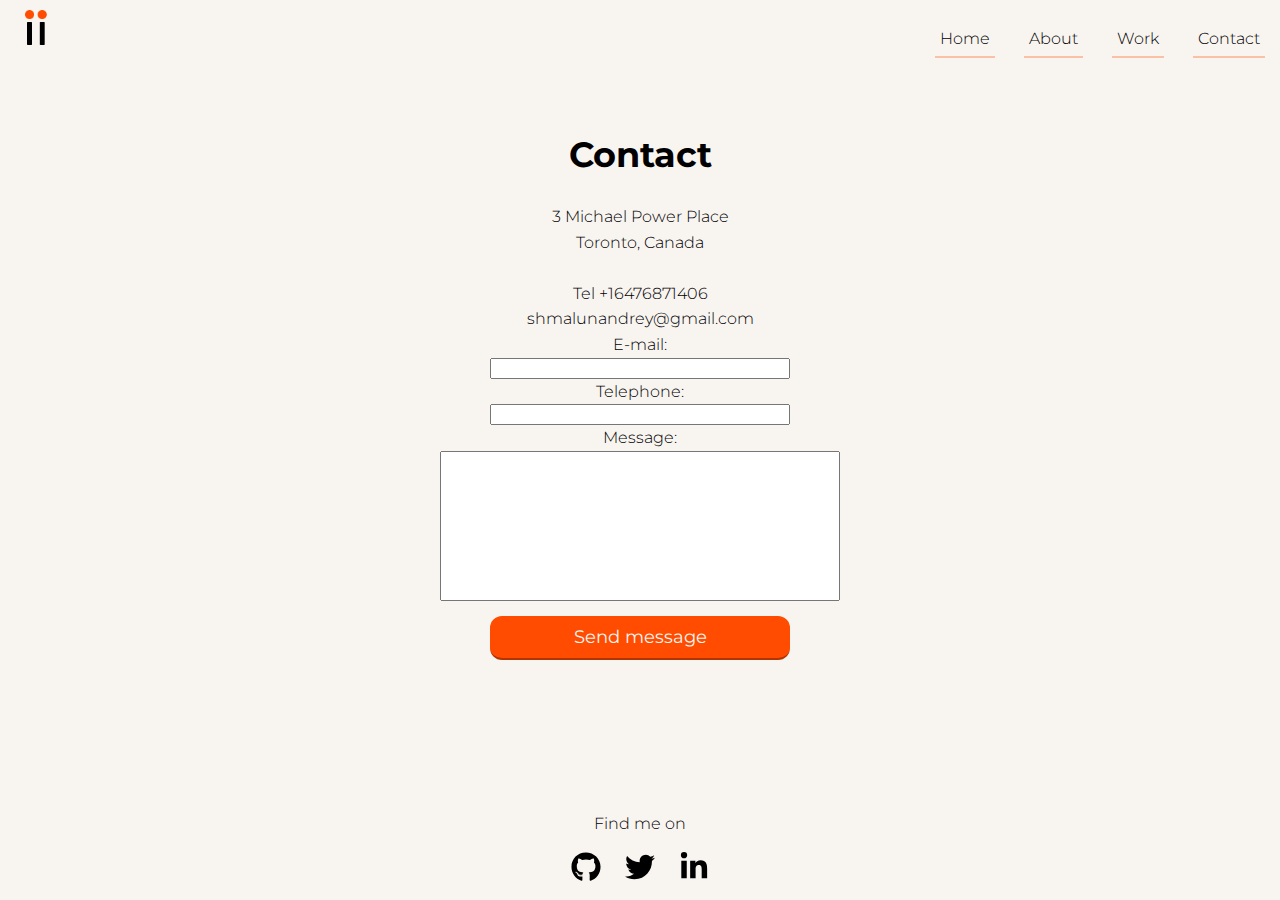
<file: contact.html>
<!DOCTYPE html>
<html lang="en">
  <head>
    <meta charset="UTF-8" />
    <meta name="viewport" content="width=device-width, initial-scale=1" />
    <title>Contact Andrii Shmalun</title>
    <link rel="shortcut icon" href="img/favicon.ico" />
    <link rel="preconnect" href="https://fonts.googleapis.com" />
    <link rel="preconnect" href="https://fonts.gstatic.com" crossorigin />
    <link
      href="https://fonts.googleapis.com/css2?family=Montserrat:wght@300;700&display=swap"
      rel="stylesheet"
    />
    <link rel="normalize" href="css/normalize.css" />
    <link rel="stylesheet" href="css/styles.css" />
    <link rel="stylesheet" href="css/style.production.css" />
  </head>
  <body>
    <div class="flex-wrapper">
      <div class="container">
        <header class="page-header">
          <a href="index.html">
            <img class="navigation__logo" src="img/logo.png" alt="logo" />
          </a>
          <nav class="main-navigation page-header__item">
            <ul role="menubar" class="navigation-list">
              <li role="presentation">
                <a
                  href="index.html"
                  role="menuitem"
                  class="navigation-list__item navigation-list__item--active"
                  >Home</a
                >
              </li>
              <li role="presentation">
                <a
                  href="about.html"
                  role="menuitem"
                  class="navigation-list__item"
                  >About</a
                >
              </li>
              <li role="presentation">
                <a
                  href="work.html"
                  role="menuitem"
                  class="navigation-list__item"
                  >Work</a
                >
              </li>
              <li role="presentation">
                <a
                  href="contact.html"
                  role="menuitem"
                  class="navigation-list__item"
                  >Contact</a
                >
              </li>
            </ul>
          </nav>
        </header>
        <div class="contact-section">
          <div>
            <h1 id="contact">Contact</h1>
            <div>
              3 Michael Power Place <br />
              Toronto, Canada <br />
              <br />
              Tel <a href="tel:+16476871406"> +16476871406 </a>
              <br />
              <a href="mailto:shmalunandrey@gmail.com">
                shmalunandrey@gmail.com
              </a>
            </div>
          </div>
          <form action="contact.html" method="post" id="contact-form">
            <label class="standard-label" for="contact-email">E-mail: </label>
            <input type="email" id="contact-email" required />
            <label class="standard-label" for="contact-telephone"
              >Telephone:
            </label>
            <input
              type="tel"
              pattern="\d{3}[\-]\d{3}[\-]\d{4}"
              id="contact-telephone"
            />
            <label class="standard-label" for="contact-message"
              >Message:
            </label>
            <textarea maxlength="240" required id="contact-message"></textarea>
            <input
              type="submit"
              value="Send message"
              class="send-message-button"
            />
          </form>
        </div>
      </div>
      <!-- prettier-ignore -->
      <footer class="page-footer">
        <p>Find me on</p>
        <a href="https://github.com/andreyshmalun" class="social-media__link"><img src="img/github-brands.svg" alt="Github"/></a>
        <a href="https://twitter.com/shmalunandrey" class="social-media__link"><img src="img/twitter-brands.svg"alt="Twitter"/></a>
        <a href="https://www.linkedin.com/in/andrii-shmalun-a1407738/" class="social-media__link"><img src="img/linkedin-in-brands.svg" alt="LinkedIn" /></a>
      </footer>
    </div>
  </body>
</html>
</file>
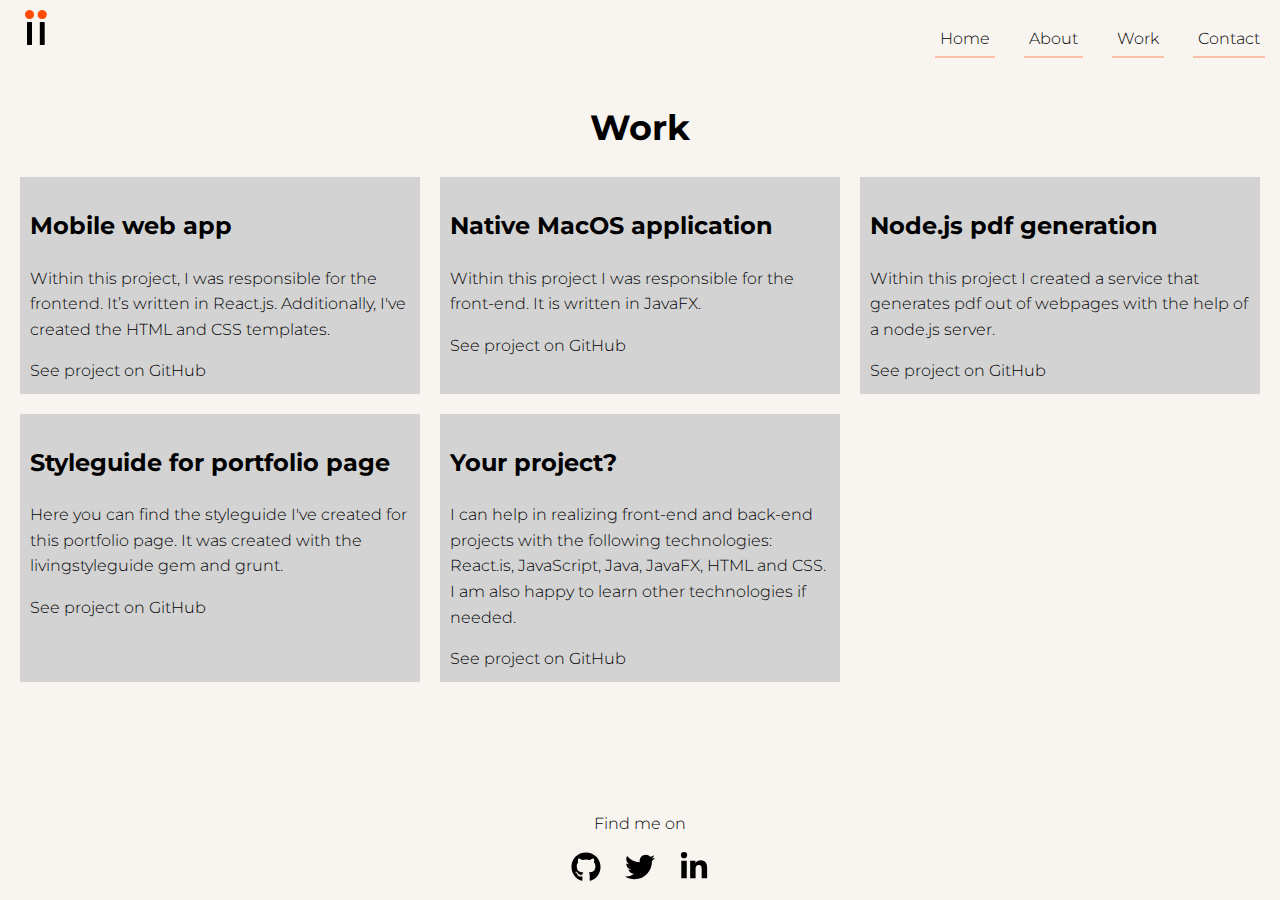
<file: work.html>
<!DOCTYPE html>
<html lang="en">
  <head>
    <meta charset="UTF-8" />
    <meta name="viewport" content="width=device-width, initial-scale=1" />
    <title>Work</title>
    <link rel="shortcut icon" href="img/favicon.ico" />
    <link rel="preconnect" href="https://fonts.googleapis.com" />
    <link rel="preconnect" href="https://fonts.gstatic.com" crossorigin />
    <link
      href="https://fonts.googleapis.com/css2?family=Montserrat:wght@300;700&display=swap"
      rel="stylesheet"
    />
    <link rel="normalize" href="css/normalize.css" />
    <link rel="stylesheet" href="css/styles.css" />
    <link rel="stylesheet" href="css/style.production.css" />
  </head>
  <body>
    <div class="flex-wrapper">
      <div class="container">
        <header class="page-header">
          <a href="index.html">
            <img class="navigation__logo" src="img/logo.png" alt="logo" />
          </a>
          <nav class="main-navigation page-header__item">
            <ul role="menubar" class="navigation-list">
              <li role="presentation">
                <a
                  href="index.html"
                  role="menuitem"
                  class="navigation-list__item navigation-list__item--active"
                  >Home</a
                >
              </li>
              <li role="presentation">
                <a
                  href="about.html"
                  role="menuitem"
                  class="navigation-list__item"
                  >About</a
                >
              </li>
              <li role="presentation">
                <a
                  href="work.html"
                  role="menuitem"
                  class="navigation-list__item"
                  >Work</a
                >
              </li>
              <li role="presentation">
                <a
                  href="contact.html"
                  role="menuitem"
                  class="navigation-list__item"
                  >Contact</a
                >
              </li>
            </ul>
          </nav>
        </header>

        <!-- Main content -->
        <section>
          <h1 class="wor">Work</h1>
          <div class="grid">
            <!-- Grid items will live here -->
            <div class="grid__item">
              <h2>Mobile web app</h2>
              <p>
                Within this project, I was responsible for the frontend. It’s
                written in React.js. Additionally, I've created the HTML and CSS
                templates.
              </p>
              <a href="#">See project on GitHub</a>
            </div>
            <div class="grid__item">
              <h2>Native MacOS application</h2>
              <p>
                Within this project I was responsible for the front-end. It is
                written in JavaFX.
              </p>
              <a href="#">See project on GitHub</a>
            </div>
            <div class="grid__item">
              <h2>Node.js pdf generation</h2>
              <p>
                Within this project I created a service that generates pdf out
                of webpages with the help of a node.js server.
              </p>
              <a href="#">See project on GitHub</a>
            </div>
            <div class="grid__item">
              <h2>Styleguide for portfolio page</h2>
              <p>
                Here you can find the styleguide I've created for this portfolio
                page. It was created with the livingstyleguide gem and grunt.
              </p>
              <a href="#">See project on GitHub</a>
            </div>
            <div class="grid__item">
              <h2>Your project?</h2>
              <p>
                I can help in realizing front-end and back-end projects with the
                following technologies: React.is, JavaScript, Java, JavaFX, HTML
                and CSS. I am also happy to learn other technologies if needed.
              </p>
              <a href="#">See project on GitHub</a>
            </div>
          </div>
        </section>
      </div>
      <!-- prettier-ignore -->
      <footer class="page-footer">
        <p>Find me on</p>
        <a href="https://github.com/andreyshmalun" class="social-media__link"><img src="img/github-brands.svg" alt="Github"/></a>
        <a href="https://twitter.com/shmalunandrey" class="social-media__link"><img src="img/twitter-brands.svg"alt="Twitter"/></a>
        <a href="https://www.linkedin.com/in/andrii-shmalun-a1407738/" class="social-media__link"><img src="img/linkedin-in-brands.svg" alt="LinkedIn" /></a>
      </footer>
    </div>
  </body>
</html>
</file>
<file: css/styles.css>
:root {
  --primary-color: #f8f4f0;
  --secondary-color: #ff4c00;
  --a-color: #000;
  --grid-item--color: #d3d3d3;
  --sun-animation-first-color: #edc655;
  --sun-animation-second-color: #fcffad;
  --sun-animation-third-color: #f76414;
  --border-color: #0000004d;
}

* {
  box-sizing: border-box;
}

body {
  font-family: "Montserrat", sans-serif;
  background-color: var(--primary-color);
  padding: 0;
  margin: 0 100px;
  font-weight: 300;
  font-size: 16px;
  line-height: 1.6;
}

h1 {
  text-align: center;
  font-size: 35px;
  line-height: 53px;
}

h2 {
  font-size: 24px;
}

h3 {
  font-size: 18px;
}
h1,
h2,
h3 {
  font-weight: 700;
}

a {
  background-color: transparent;
  text-decoration: none;
  color: var(--a-color);
}

a:hover,
a:focus,
#code-examples-link:hover {
  text-decoration: underline;
}

a:active,
#code-examples-link {
  color: var(--secondary-color);
}

.send-message-button,
.button {
  background-color: var(--secondary-color);
  color: var(--primary-color);
  padding: 10px;
  margin-top: 15px;
  font-size: 18px;
  border-radius: 12px;
  border: none;
  display: inline-block;
  font-family: inherit;
  border-bottom: 2px solid var(--border-color);
  transition: 0.2s opacity;
}

.send-message-button:hover,
.send-message-button:focus,
.button:hover,
.button:focus {
  cursor: pointer;
  opacity: 0.8;
}

table {
  width: 100%;
}
td {
  text-align: center;
}

.navigation__logo {
  position: relative;
  width: 35px;
}

.profile,
.about-me,
.contact-section {
  max-width: 900px;
  margin: 50px auto;
  padding-bottom: 10px;
  text-align: center;
}

#about-picture {
  padding-top: 40px;
  max-width: 50%;
}

.profile__portrait {
  float: left;
  width: 250px;
  margin-right: 40px;
}
.page-footer {
  width: 100%;
  text-align: center;
  padding-bottom: 10px;
}
.flex-wrapper {
  display: flex;
  min-height: 100vh;
  flex-direction: column;
  justify-content: space-between;
}

.page-header {
  display: flex;
  width: 100%;
  padding: 10px;
}

.work-heading {
  text-align: center;
}

.page-header__item {
  flex: 0 1 200px;
}

.page-header__item:last-child {
  flex-grow: 1;
  text-align: right;
}

.navigation-list {
  list-style-type: none;
}

.navigation-list li {
  display: inline-block;
  margin-left: 15px;
}

.social-media__link {
  text-decoration: none;
  margin: 10px;
}

.grid__item {
  background-color: var(--grid-item--color);
  padding: 10px;
}
.grid {
  display: grid;
  grid-template-columns: 1fr 1fr 1fr;
  grid-gap: 20px;
  margin: 20px;
}

#contact-form {
  display: flex;
  flex-direction: column;
  width: auto;
}

textarea {
  height: 150px;
  width: 400px;
  margin: auto;
  resize: none;
}

input {
  width: 300px;
  text-align: center;
  margin: auto;
}

@media all and (max-width: 500px) {
  .grid {
    grid-template-columns: 1fr;
  }
  h1 {
    font-size: 25px;
  }
  .profile__portrait {
    width: 200px;
    margin-right: 20px;
  }
}
@media all and (min-width: 500px) and (max-width: 750px) {
  .grid {
    grid-template-columns: 1fr 1fr;
  }
}
@media all and (max-width: 750px) {
  body {
    margin: 0;
    padding: 0;
  }
  .grid {
    grid-gap: 10px;
    grid-template-columns: 2fr 2fr;
  }
  .grid__item:last-child {
    grid-column: auto / auto;
    grid-row: auto / auto;
  }
  h1 {
    font-size: 22px;
  }
}

.about-me ul {
  list-style: none;
  padding: 0;
}

@keyframes color-change {
  0% {
    fill: var(--sun-animation-first-color);
  }
  50% {
    fill: var(--sun-animation-second-color);
  }
  100% {
    fill: var(--sun-animation-third-color);
  }
}

.sun {
  animation: 4s color-change infinite alternate linear;
}

.navigation__logo {
  display: inline-block;
  margin: 0 0.5rem;

  animation: fadeInDown;
  animation-duration: 1s;
}

@keyframes cloud-move {
  from {
    transform: translate(0, 50px);
  }
  to {
    transform: translate(200px, 50px);
  }
}
.cloud-front {
  animation: 30s cloud-move infinite alternate linear;
}

@keyframes cloud-move-reverse {
  from {
    transform: translate(446px, 48px);
  }
  to {
    transform: translate(100px, 48px);
  }
}

.cloud-back {
  animation: 34s cloud-move-reverse infinite alternate linear;
}
.main-navigation {
  margin: 0 auto;
  text-align: center;
}

.main-navigation a {
  text-decoration: none;
  margin: 0 5px;
  padding: 10px 5px;
  position: relative;
  z-index: 0;
  cursor: pointer;
}

.main-navigation a:before {
  position: absolute;
  width: 100%;
  height: 2px;
  left: 0;
  bottom: 0;
  content: "";
  background: var(--secondary-color);
  opacity: 0.3;
  transition: all 0.3s;
}

.main-navigation a:hover:before {
  height: 100%;
}
</file>
<file: css/style.production.css>
/*
* Prefixed by https://autoprefixer.github.io
* PostCSS: v8.4.14,
* Autoprefixer: v10.4.7
* Browsers: last 4 version
*/

* {
  -webkit-box-sizing: border-box;
  box-sizing: border-box;
}

body {
  font-family: "Montserrat", sans-serif;
  background-color: #f8f4f0;
  padding: 0;
  margin: 0;
  font-weight: 300;
  font-size: 16px;
  line-height: 1.6;
}

h1 {
  text-align: center;
  font-size: 35px;
  line-height: 53px;
}

h2 {
  font-size: 24px;
}

h3 {
  font-size: 18px;
}
h1,
h2,
h3 {
  font-weight: 700;
}

a {
  background-color: transparent;
  text-decoration: none;
  color: #000;
}

a:hover,
a:focus,
#code-examples-link:hover {
  text-decoration: underline;
}

a:active {
  color: #ff4c00;
}

#code-examples-link {
  color: #ff4c00;
}

.send-message-button {
  background-color: #ff4c00;
  color: #f8f4f0;
  padding: 10px;
  margin-top: 15px;
  font-size: 18px;
  border-radius: 12px;
  border: none;
  display: inline-block;
  font-family: inherit;
  border-bottom: 2px solid #0000004d;
  -webkit-transition: 0.2s opacity;
  -o-transition: 0.2s opacity;
  transition: 0.2s opacity;
}

.button {
  background-color: #ff4c00;
  color: #f8f4f0;
  padding: 10px;
  margin-top: 15px;
  font-size: 18px;
  border-radius: 12px;
  border: none;
  display: inline-block;
  font-family: inherit;
  border-bottom: 2px solid #0000004d;
  -webkit-transition: 0.2s opacity;
  -o-transition: 0.2s opacity;
  transition: 0.2s opacity;
}

.send-message-button:hover,
.send-message-button:focus,
.button:hover,
.button:focus {
  cursor: pointer;
  opacity: 0.8;
}

table {
  width: 100%;
}
td {
  text-align: center;
}

.navigation__logo {
  position: relative;
  width: 35px;
}

.profile,
.about-me,
.contact-section {
  max-width: 900px;
  margin: 50px auto;
  padding-bottom: 10px;
  text-align: center;
}

#about-picture {
  padding-top: 40px;
}

.profile__portrait {
  float: left;
  width: 250px;
  margin-right: 40px;
}

.page-footer {
  width: 100%;
  text-align: center;
  padding-bottom: 10px;
}
.flex-wrapper {
  display: -webkit-box;
  display: -ms-flexbox;
  display: flex;
  min-height: 100vh;
  -webkit-box-orient: vertical;
  -webkit-box-direction: normal;
  -ms-flex-direction: column;
  flex-direction: column;
  -webkit-box-pack: justify;
  -ms-flex-pack: justify;
  justify-content: space-between;
}

.page-header {
  display: -webkit-box;
  display: -ms-flexbox;
  display: flex;
  width: 100%;
  padding: 10px;
}

.work-heading {
  text-align: center;
}

.page-header__item {
  -webkit-box-flex: 0;
  -ms-flex: 0 1 200px;
  flex: 0 1 200px;
}

.page-header__item:last-child {
  -webkit-box-flex: 1;
  -ms-flex-positive: 1;
  flex-grow: 1;
  text-align: right;
}

.navigation-list {
  list-style-type: none;
}

.navigation-list li {
  display: inline-block;
  margin-left: 15px;
}

.social-media__link {
  text-decoration: none;
  margin: 10px;
}

.grid__item {
  background-color: #d3d3d3;
  padding: 10px;
}
.grid {
  display: -ms-grid;
  display: grid;
  -ms-grid-columns: 1fr 20px 1fr 20px 1fr;
  grid-template-columns: 1fr 1fr 1fr;
  grid-gap: 20px;
  margin: 20px;
}

#contact-form {
  display: -webkit-box;
  display: -ms-flexbox;
  display: flex;
  -webkit-box-orient: vertical;
  -webkit-box-direction: normal;
  -ms-flex-direction: column;
  flex-direction: column;
  width: auto;
}

textarea {
  height: 150px;
  width: 400px;
  margin: auto;
  resize: none;
}

input {
  width: 300px;
  text-align: center;
  margin: auto;
}

@media all and (max-width: 500px) {
  .grid {
    -ms-grid-columns: 1fr;
    grid-template-columns: 1fr;
  }
  h1 {
    font-size: 25px;
  }
  .profile__portrait {
    width: 200px;
    margin-right: 20px;
  }
}
@media all and (min-width: 500px) and (max-width: 750px) {
  .grid {
    -ms-grid-columns: 1fr 20px 1fr;
    grid-template-columns: 1fr 1fr;
  }
}
@media all and (max-width: 750px) {
  body {
    margin: 0;
    padding: 0;
  }
  .grid {
    grid-gap: 10px;
    -ms-grid-columns: 2fr 10px 2fr;
    grid-template-columns: 2fr 2fr;
  }
  .grid__item:last-child {
    grid-column: auto / auto;
    grid-row: auto / auto;
  }
  h1 {
    font-size: 22px;
  }
}

.about-me ul {
  list-style: none;
  padding: 0;
}

@-webkit-keyframes color-change {
  0% {
    fill: #edc655;
  }
  50% {
    fill: #fcffad;
  }
  100% {
    fill: #f76414;
  }
}

@keyframes color-change {
  0% {
    fill: #edc655;
  }
  50% {
    fill: #fcffad;
  }
  100% {
    fill: #f76414;
  }
}

.sun {
  -webkit-animation: 4s color-change infinite alternate linear;
  animation: 4s color-change infinite alternate linear;
}

.navigation__logo {
  display: inline-block;
  margin: 0 0.5rem;

  -webkit-animation: fadeInDown;

  animation: fadeInDown;
  -webkit-animation-duration: 1s;
  animation-duration: 1s;
}

@-webkit-keyframes cloud-move {
  from {
    -webkit-transform: translate(0, 50px);
    transform: translate(0, 50px);
  }
  to {
    -webkit-transform: translate(200px, 50px);
    transform: translate(200px, 50px);
  }
}

@keyframes cloud-move {
  from {
    -webkit-transform: translate(0, 50px);
    transform: translate(0, 50px);
  }
  to {
    -webkit-transform: translate(200px, 50px);
    transform: translate(200px, 50px);
  }
}
.cloud-front {
  -webkit-animation: 30s cloud-move infinite alternate linear;
  animation: 30s cloud-move infinite alternate linear;
}

@-webkit-keyframes cloud-move-reverse {
  from {
    -webkit-transform: translate(446px, 48px);
    transform: translate(446px, 48px);
  }
  to {
    -webkit-transform: translate(100px, 48px);
    transform: translate(100px, 48px);
  }
}

@keyframes cloud-move-reverse {
  from {
    -webkit-transform: translate(446px, 48px);
    transform: translate(446px, 48px);
  }
  to {
    -webkit-transform: translate(100px, 48px);
    transform: translate(100px, 48px);
  }
}

.cloud-back {
  -webkit-animation: 34s cloud-move-reverse infinite alternate linear;
  animation: 34s cloud-move-reverse infinite alternate linear;
}
.main-navigation {
  margin: 0 auto;
  text-align: center;
}

.main-navigation a {
  text-decoration: none;
  margin: 0 5px;
  padding: 10px 5px;
  position: relative;
  z-index: 0;
  cursor: pointer;
}

.main-navigation a:before {
  position: absolute;
  width: 100%;
  height: 2px;
  left: 0;
  bottom: 0;
  content: "";
  background: #ff4c00;
  opacity: 0.3;
  -webkit-transition: all 0.3s;
  -o-transition: all 0.3s;
  transition: all 0.3s;
}

.main-navigation a:hover:before {
  height: 100%;
}
</file>
